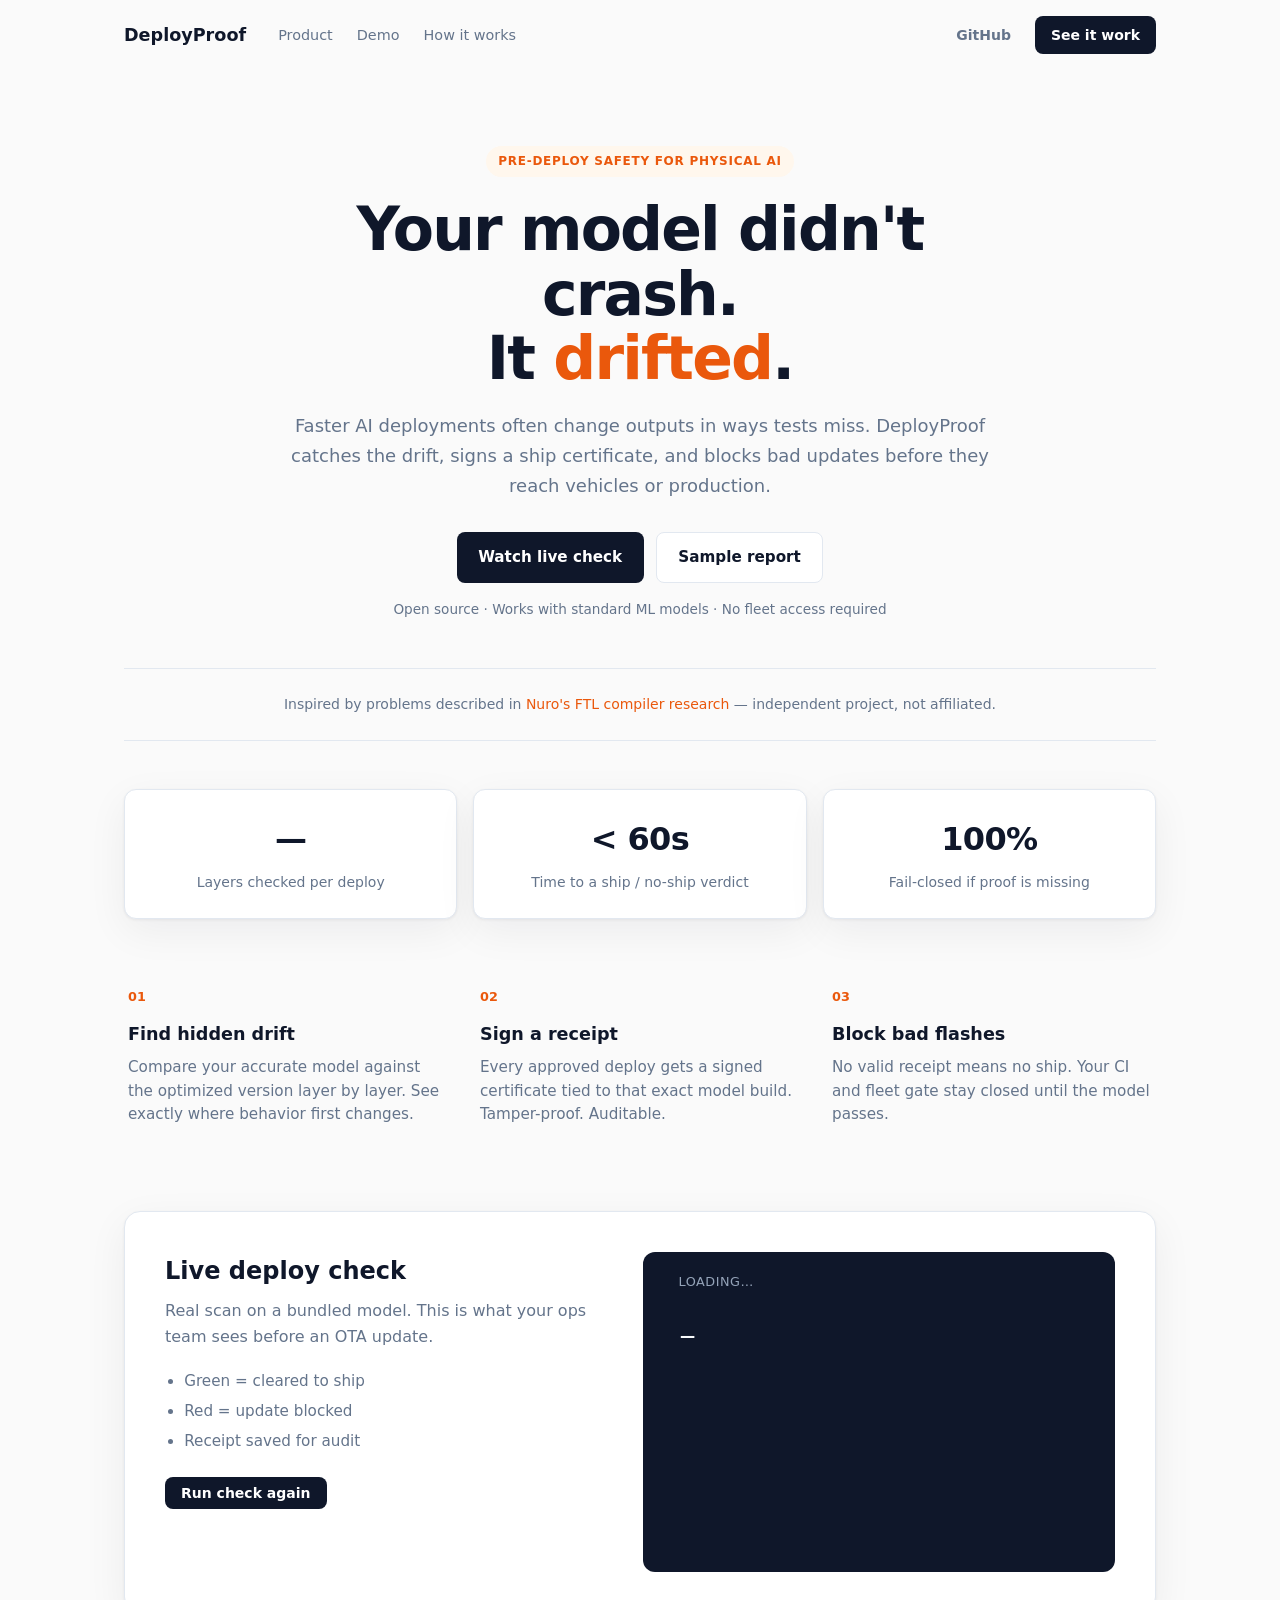
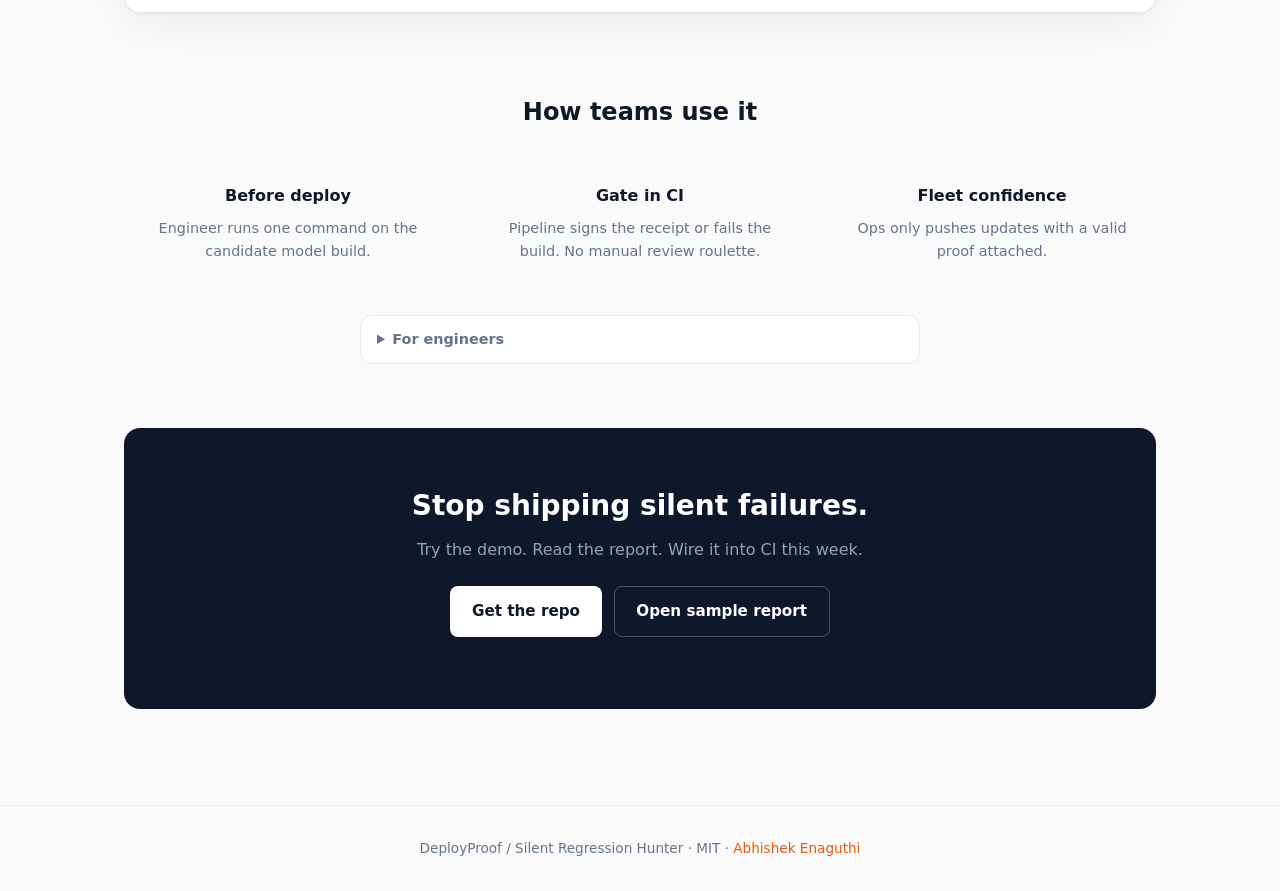
<file: index.html>
<!doctype html>
<html lang="en">
<head>
  <meta charset="utf-8">
  <meta name="viewport" content="width=device-width, initial-scale=1">
  <meta http-equiv="refresh" content="0; url=site/">
  <title>FTL Segment Receipts</title>
  <link rel="canonical" href="site/">
</head>
<body>
  <p>Opening <a href="site/">FTL Segment Receipts</a>.</p>
</body>
</html>
</file>
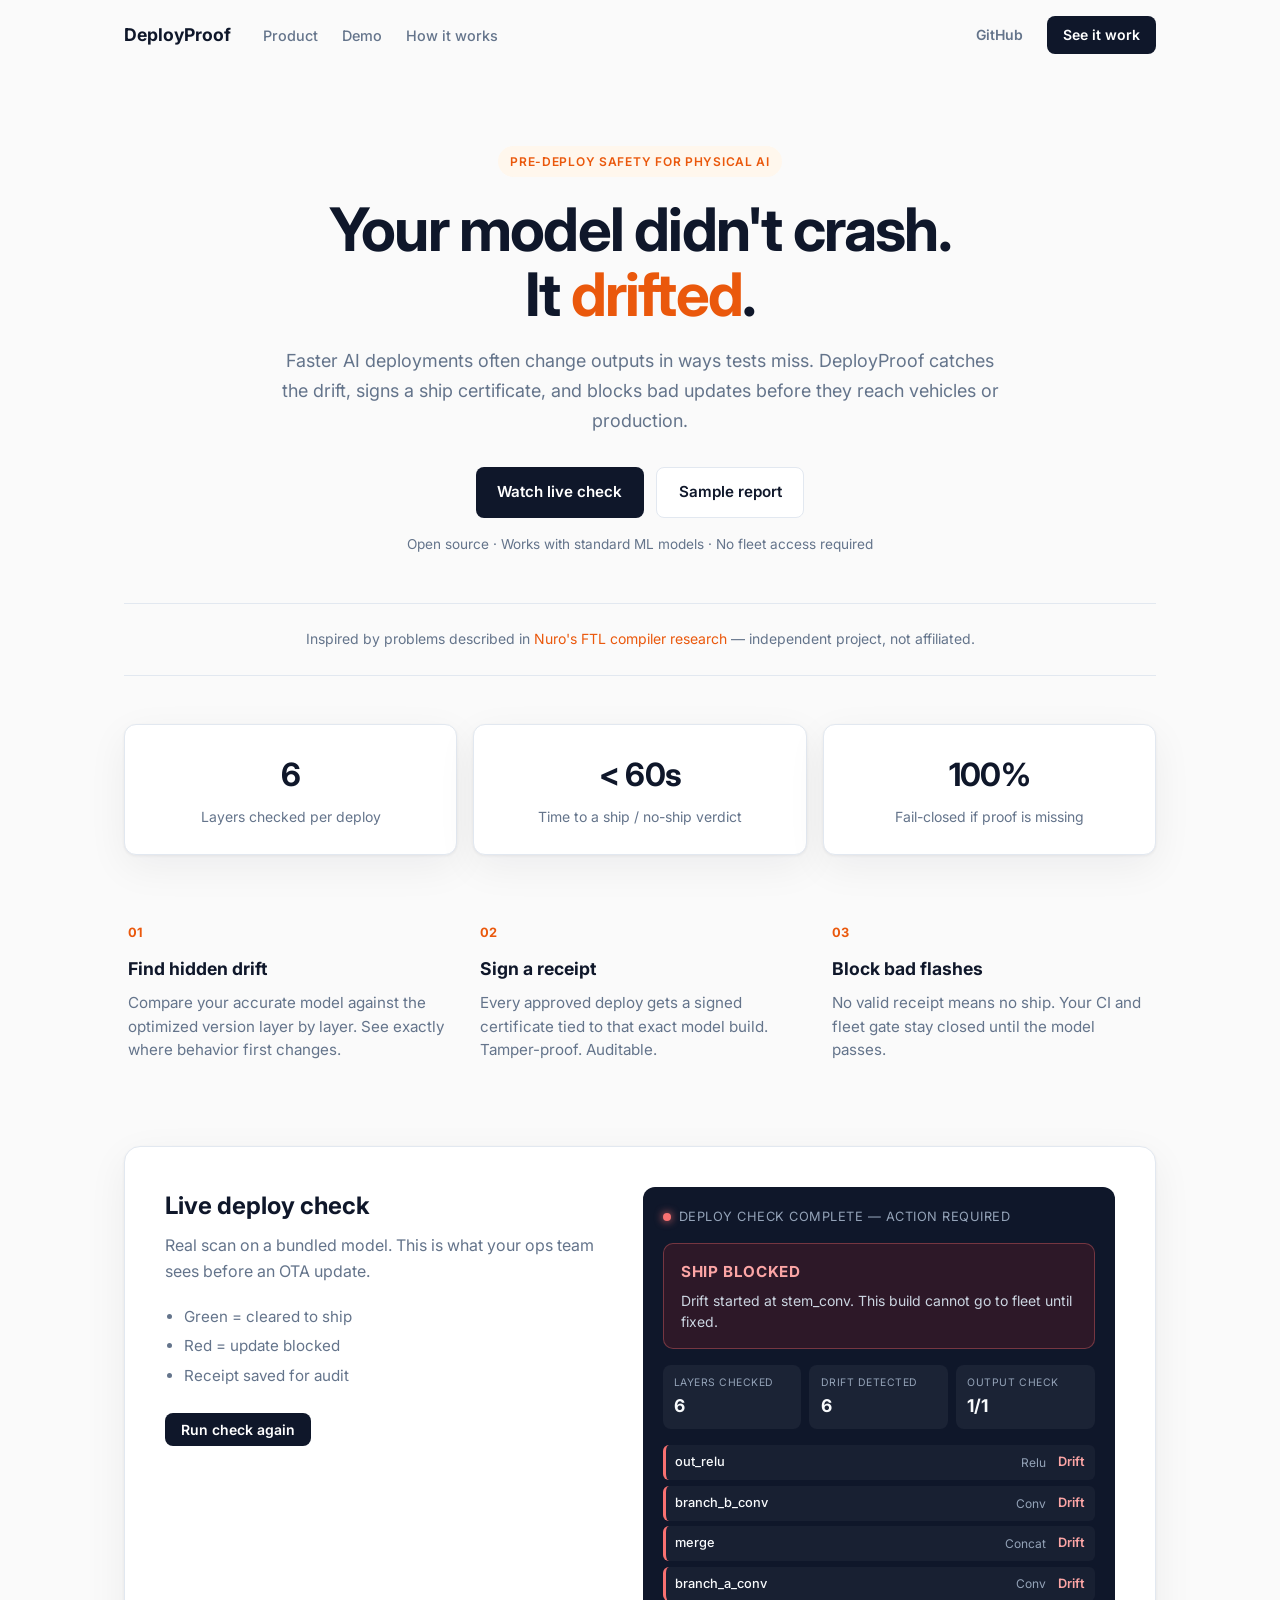
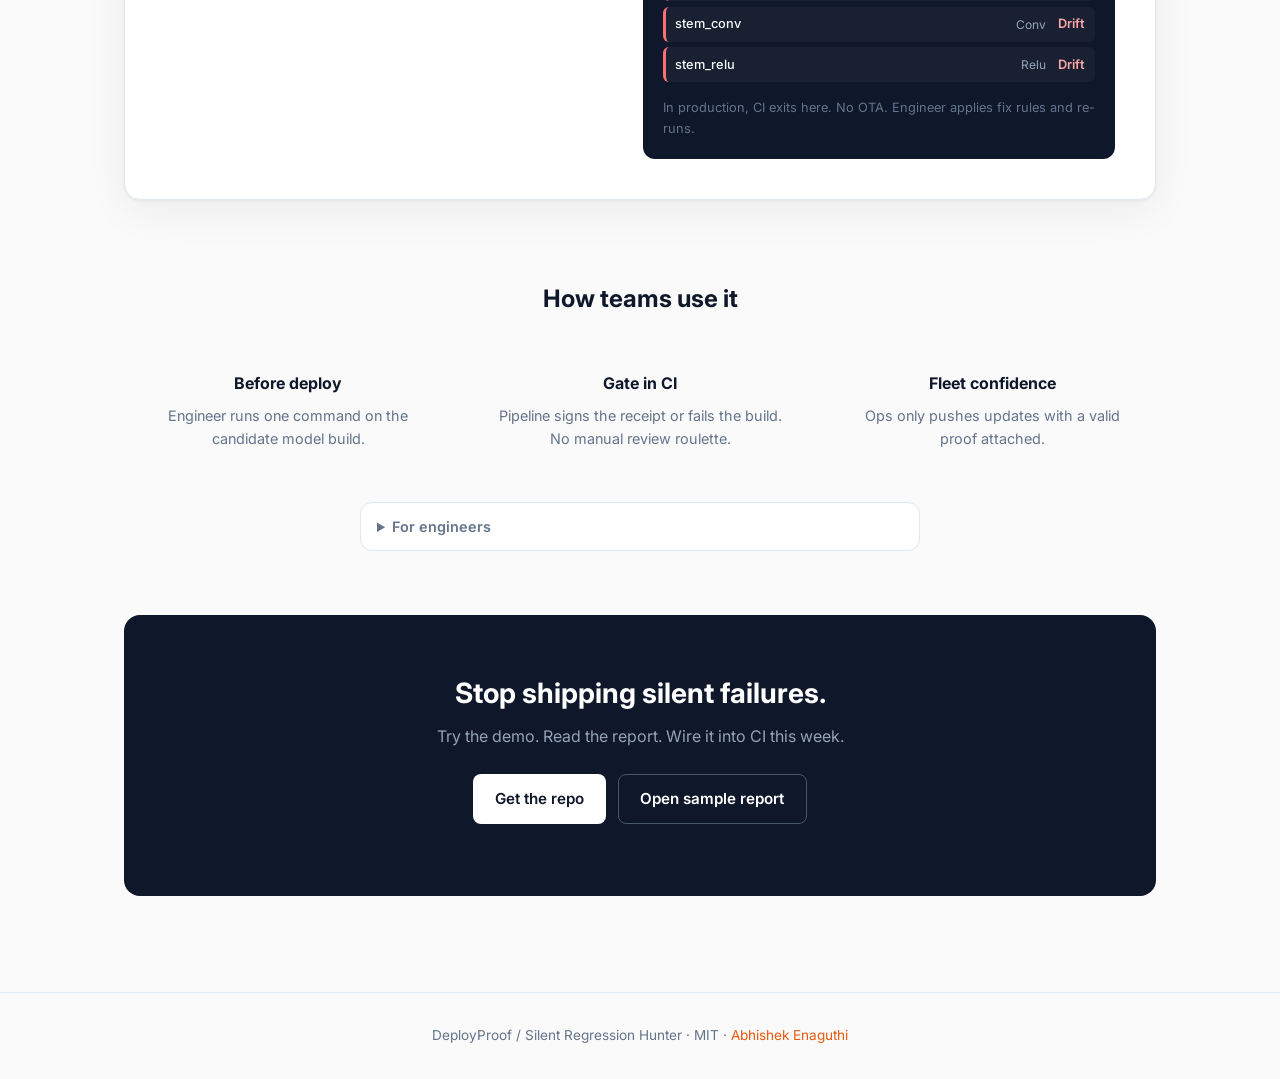
<file: site/index.html>
<!doctype html>
<html lang="en">
<head>
  <meta charset="utf-8">
  <meta name="viewport" content="width=device-width, initial-scale=1">
  <meta name="description" content="DeployProof stops silent AI model failures before they reach your fleet. Scan, sign, ship — with proof.">
  <title>DeployProof — Ship AI models with proof</title>
  <link rel="preconnect" href="https://fonts.googleapis.com">
  <link rel="preconnect" href="https://fonts.gstatic.com" crossorigin>
  <link href="https://fonts.googleapis.com/css2?family=Inter:wght@400;500;600;700&display=swap" rel="stylesheet">
  <link rel="stylesheet" href="styles.css">
</head>
<body>
  <header class="header">
    <a class="logo" href="#">DeployProof</a>
    <nav class="nav">
      <a href="#product">Product</a>
      <a href="#demo">Demo</a>
      <a href="#how">How it works</a>
    </nav>
    <div class="header-actions">
      <a class="btn btn-ghost" href="https://github.com/Abhishek21g/nuro-ftl-segment-receipts" target="_blank" rel="noopener">GitHub</a>
      <a class="btn btn-primary" href="#demo">See it work</a>
    </div>
  </header>

  <main>
    <section class="hero">
      <p class="badge">Pre-deploy safety for physical AI</p>
      <h1>Your model didn't crash.<br>It <span class="accent">drifted</span>.</h1>
      <p class="hero-sub">
        Faster AI deployments often change outputs in ways tests miss.
        DeployProof catches the drift, signs a ship certificate, and blocks bad updates
        before they reach vehicles or production.
      </p>
      <div class="hero-cta">
        <a class="btn btn-primary btn-lg" href="#demo">Watch live check</a>
        <a class="btn btn-secondary btn-lg" href="demo/regression_report.html">Sample report</a>
      </div>
      <p class="hero-note">Open source · Works with standard ML models · No fleet access required</p>
    </section>

    <section class="logos-bar">
      <p>Inspired by problems described in <a href="https://medium.com/nuro/ftl-model-compiler-framework-d6b85c670f67">Nuro's FTL compiler research</a> — independent project, not affiliated.</p>
    </section>

    <section class="metrics" id="product">
      <div class="metric">
        <strong id="metric-layers">—</strong>
        <span>Layers checked per deploy</span>
      </div>
      <div class="metric">
        <strong>&lt; 60s</strong>
        <span>Time to a ship / no-ship verdict</span>
      </div>
      <div class="metric">
        <strong>100%</strong>
        <span>Fail-closed if proof is missing</span>
      </div>
    </section>

    <section class="features">
      <article class="feature">
        <div class="feature-icon">01</div>
        <h3>Find hidden drift</h3>
        <p>Compare your accurate model against the optimized version layer by layer. See exactly where behavior first changes.</p>
      </article>
      <article class="feature">
        <div class="feature-icon">02</div>
        <h3>Sign a receipt</h3>
        <p>Every approved deploy gets a signed certificate tied to that exact model build. Tamper-proof. Auditable.</p>
      </article>
      <article class="feature">
        <div class="feature-icon">03</div>
        <h3>Block bad flashes</h3>
        <p>No valid receipt means no ship. Your CI and fleet gate stay closed until the model passes.</p>
      </article>
    </section>

    <section class="demo-section" id="demo">
      <div class="demo-copy">
        <h2>Live deploy check</h2>
        <p class="section-sub">Real scan on a bundled model. This is what your ops team sees before an OTA update.</p>
        <ul class="demo-bullets">
          <li>Green = cleared to ship</li>
          <li>Red = update blocked</li>
          <li>Receipt saved for audit</li>
        </ul>
        <button type="button" class="btn btn-primary" id="run-check">Run check again</button>
      </div>
      <div class="demo-panel" id="demo-panel">
        <div class="demo-panel-head">
          <span class="status-dot" id="status-dot"></span>
          <span id="demo-status">Loading…</span>
        </div>
        <div class="verdict-card" id="verdict-card">
          <span class="verdict-label" id="verdict-label">—</span>
          <p class="verdict-detail" id="verdict-detail"></p>
        </div>
        <div class="demo-stats" id="demo-stats"></div>
        <div class="demo-layers" id="demo-layers"></div>
        <p class="demo-foot" id="demo-foot"></p>
      </div>
    </section>

    <section class="how" id="how">
      <h2>How teams use it</h2>
      <div class="how-steps">
        <div class="how-step">
          <h4>Before deploy</h4>
          <p>Engineer runs one command on the candidate model build.</p>
        </div>
        <div class="how-step">
          <h4>Gate in CI</h4>
          <p>Pipeline signs the receipt or fails the build. No manual review roulette.</p>
        </div>
        <div class="how-step">
          <h4>Fleet confidence</h4>
          <p>Ops only pushes updates with a valid proof attached.</p>
        </div>
      </div>
      <details class="engineer-details">
        <summary>For engineers</summary>
        <pre><code>pip install nuro-ftl-segment-receipts[onnx]
segment-receipts run examples/models/branch.onnx -o out/receipts
segment-receipts sign out/receipts/&lt;run-id&gt;
segment-receipts flash out/receipts/&lt;run-id&gt;</code></pre>
      </details>
    </section>

    <section class="cta-band">
      <h2>Stop shipping silent failures.</h2>
      <p>Try the demo. Read the report. Wire it into CI this week.</p>
      <div class="hero-cta">
        <a class="btn btn-primary btn-lg" href="https://github.com/Abhishek21g/nuro-ftl-segment-receipts" target="_blank" rel="noopener">Get the repo</a>
        <a class="btn btn-secondary btn-lg" href="demo/regression_report.html">Open sample report</a>
      </div>
    </section>
  </main>

  <footer class="footer">
    <p>
      DeployProof / Silent Regression Hunter · MIT ·
      <a href="https://enaguthi.com">Abhishek Enaguthi</a>
    </p>
  </footer>

  <script src="app.js?v=3.0.0"></script>
</body>
</html>
</file>
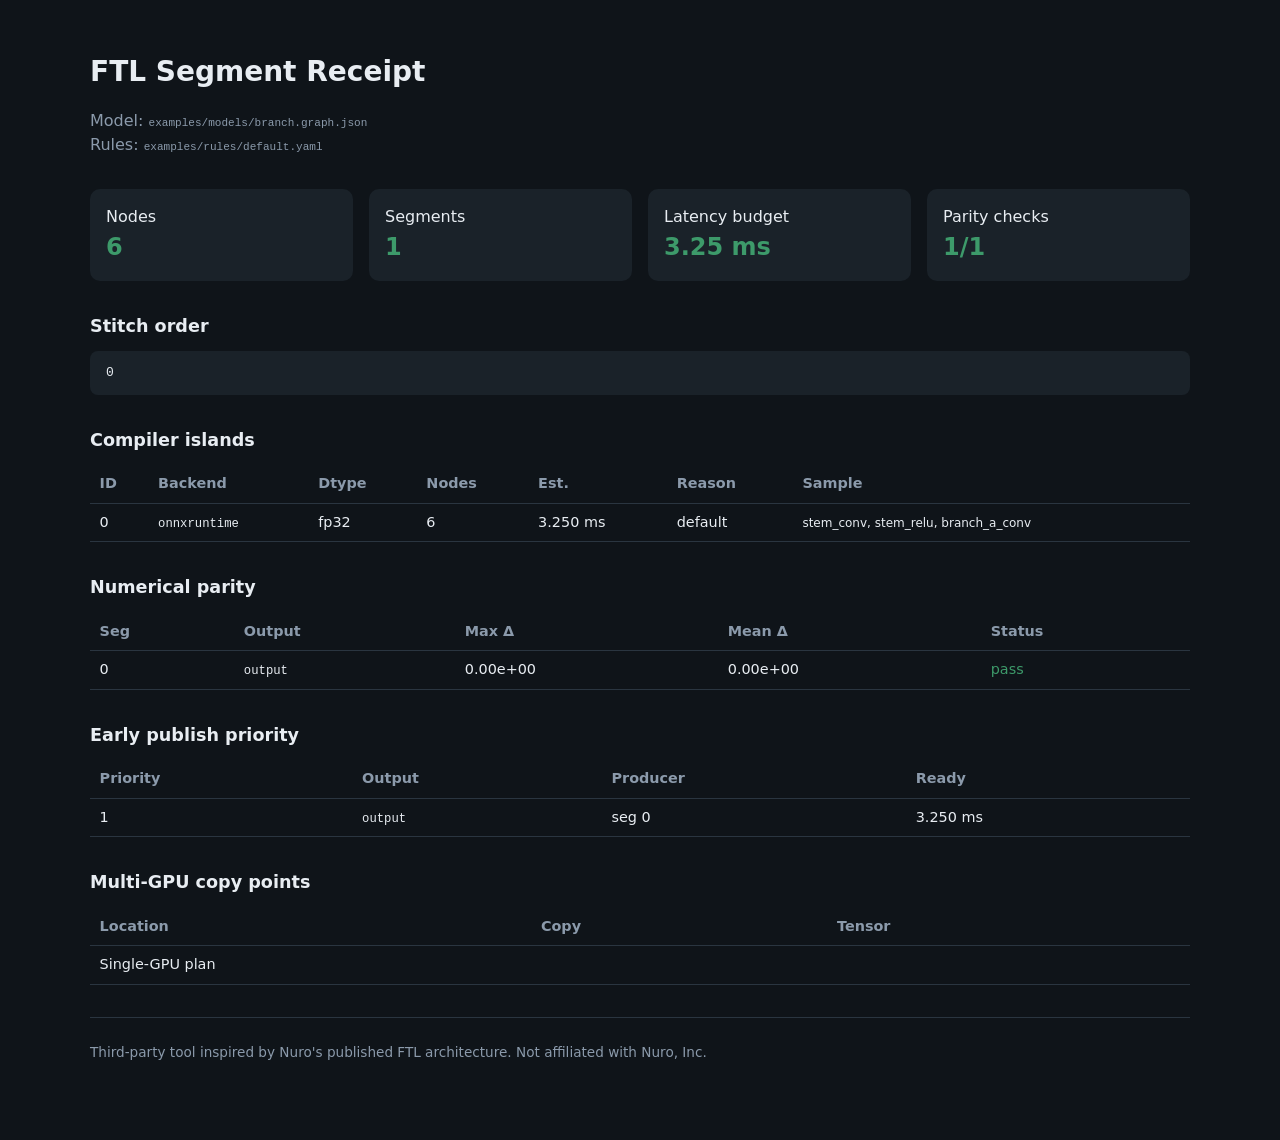
<file: receipts/branch/receipt.html>
<!doctype html>
<html lang="en">
<head>
  <meta charset="utf-8">
  <meta name="viewport" content="width=device-width, initial-scale=1">
  <title>Segment Receipt — branch.graph.json</title>
  <style>
    :root {
      --bg: #0f1419;
      --panel: #1a2229;
      --text: #e8edf2;
      --muted: #8b9aab;
      --accent: #3d9a6a;
      --warn: #c97b3d;
      --fail: #c94d4d;
    }
    body {
      margin: 0;
      font-family: ui-sans-serif, system-ui, sans-serif;
      background: var(--bg);
      color: var(--text);
      line-height: 1.5;
    }
    main { max-width: 1100px; margin: 0 auto; padding: 2rem 1.25rem 4rem; }
    h1 { font-size: 1.75rem; margin-bottom: 0.25rem; }
    .meta { color: var(--muted); margin-bottom: 2rem; }
    .cards { display: grid; grid-template-columns: repeat(auto-fit, minmax(160px, 1fr)); gap: 1rem; margin-bottom: 2rem; }
    .card { background: var(--panel); border-radius: 10px; padding: 1rem; }
    .card strong { display: block; font-size: 1.5rem; color: var(--accent); }
    section { margin-bottom: 2rem; }
    h2 { font-size: 1.1rem; margin-bottom: 0.75rem; }
    table { width: 100%; border-collapse: collapse; font-size: 0.9rem; }
    th, td { text-align: left; padding: 0.5rem 0.6rem; border-bottom: 1px solid #2a3540; }
    th { color: var(--muted); font-weight: 600; }
    tr.fail td { color: var(--fail); }
    tr.pass td:last-child { color: var(--accent); }
    code { font-size: 0.85em; }
    .disclaimer { color: var(--muted); font-size: 0.85rem; border-top: 1px solid #2a3540; padding-top: 1.5rem; }
    .stitch { background: var(--panel); padding: 0.75rem 1rem; border-radius: 8px; font-family: monospace; }
  </style>
</head>
<body>
  <main>
    <h1>FTL Segment Receipt</h1>
    <p class="meta">Model: <code>examples/models/branch.graph.json</code><br>
    Rules: <code>examples/rules/default.yaml</code></p>

    <div class="cards">
      <div class="card"><span>Nodes</span><strong>6</strong></div>
      <div class="card"><span>Segments</span><strong>1</strong></div>
      <div class="card"><span>Latency budget</span><strong>3.25 ms</strong></div>
      <div class="card"><span>Parity checks</span><strong>1/1</strong></div>
    </div>

    <section>
      <h2>Stitch order</h2>
      <div class="stitch">0</div>
    </section>

    <section>
      <h2>Compiler islands</h2>
      <table>
        <thead><tr><th>ID</th><th>Backend</th><th>Dtype</th><th>Nodes</th><th>Est.</th><th>Reason</th><th>Sample</th></tr></thead>
        <tbody>
        <tr>
          <td>0</td>
          <td><code>onnxruntime</code></td>
          <td>fp32</td>
          <td>6</td>
          <td>3.250 ms</td>
          <td>default</td>
          <td><small>stem_conv, stem_relu, branch_a_conv</small></td>
        </tr></tbody>
      </table>
    </section>

    <section>
      <h2>Numerical parity</h2>
      <table>
        <thead><tr><th>Seg</th><th>Output</th><th>Max Δ</th><th>Mean Δ</th><th>Status</th></tr></thead>
        <tbody>
        <tr class="pass">
          <td>0</td>
          <td><code>output</code></td>
          <td>0.00e+00</td>
          <td>0.00e+00</td>
          <td>pass</td>
        </tr></tbody>
      </table>
    </section>

    <section>
      <h2>Early publish priority</h2>
      <table>
        <thead><tr><th>Priority</th><th>Output</th><th>Producer</th><th>Ready</th></tr></thead>
        <tbody>
        <tr>
          <td>1</td>
          <td><code>output</code></td>
          <td>seg 0</td>
          <td>3.250 ms</td>
        </tr></tbody>
      </table>
    </section>

    <section>
      <h2>Multi-GPU copy points</h2>
      <table>
        <thead><tr><th>Location</th><th>Copy</th><th>Tensor</th></tr></thead>
        <tbody><tr><td colspan="3">Single-GPU plan</td></tr></tbody>
      </table>
    </section>

    <p class="disclaimer">Third-party tool inspired by Nuro&#x27;s published FTL architecture. Not affiliated with Nuro, Inc.</p>
  </main>
</body>
</html>
</file>
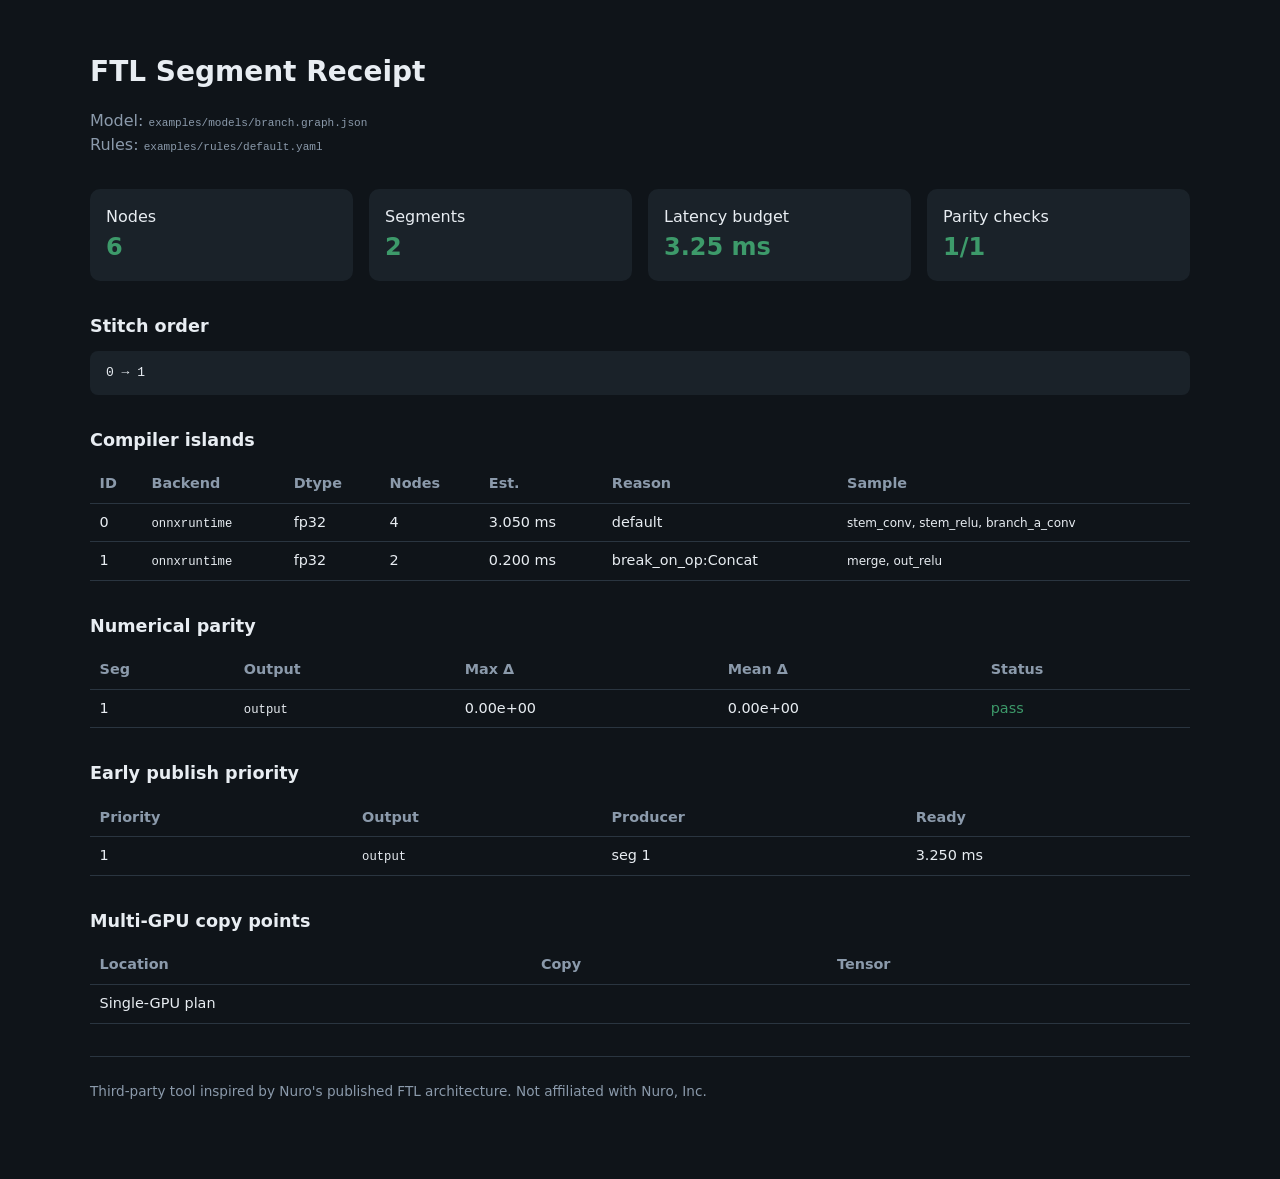
<file: receipts/branch_demo/receipt.html>
<!doctype html>
<html lang="en">
<head>
  <meta charset="utf-8">
  <meta name="viewport" content="width=device-width, initial-scale=1">
  <title>Segment Receipt — branch.graph.json</title>
  <style>
    :root {
      --bg: #0f1419;
      --panel: #1a2229;
      --text: #e8edf2;
      --muted: #8b9aab;
      --accent: #3d9a6a;
      --warn: #c97b3d;
      --fail: #c94d4d;
    }
    body {
      margin: 0;
      font-family: ui-sans-serif, system-ui, sans-serif;
      background: var(--bg);
      color: var(--text);
      line-height: 1.5;
    }
    main { max-width: 1100px; margin: 0 auto; padding: 2rem 1.25rem 4rem; }
    h1 { font-size: 1.75rem; margin-bottom: 0.25rem; }
    .meta { color: var(--muted); margin-bottom: 2rem; }
    .cards { display: grid; grid-template-columns: repeat(auto-fit, minmax(160px, 1fr)); gap: 1rem; margin-bottom: 2rem; }
    .card { background: var(--panel); border-radius: 10px; padding: 1rem; }
    .card strong { display: block; font-size: 1.5rem; color: var(--accent); }
    section { margin-bottom: 2rem; }
    h2 { font-size: 1.1rem; margin-bottom: 0.75rem; }
    table { width: 100%; border-collapse: collapse; font-size: 0.9rem; }
    th, td { text-align: left; padding: 0.5rem 0.6rem; border-bottom: 1px solid #2a3540; }
    th { color: var(--muted); font-weight: 600; }
    tr.fail td { color: var(--fail); }
    tr.pass td:last-child { color: var(--accent); }
    code { font-size: 0.85em; }
    .disclaimer { color: var(--muted); font-size: 0.85rem; border-top: 1px solid #2a3540; padding-top: 1.5rem; }
    .stitch { background: var(--panel); padding: 0.75rem 1rem; border-radius: 8px; font-family: monospace; }
  </style>
</head>
<body>
  <main>
    <h1>FTL Segment Receipt</h1>
    <p class="meta">Model: <code>examples/models/branch.graph.json</code><br>
    Rules: <code>examples/rules/default.yaml</code></p>

    <div class="cards">
      <div class="card"><span>Nodes</span><strong>6</strong></div>
      <div class="card"><span>Segments</span><strong>2</strong></div>
      <div class="card"><span>Latency budget</span><strong>3.25 ms</strong></div>
      <div class="card"><span>Parity checks</span><strong>1/1</strong></div>
    </div>

    <section>
      <h2>Stitch order</h2>
      <div class="stitch">0 → 1</div>
    </section>

    <section>
      <h2>Compiler islands</h2>
      <table>
        <thead><tr><th>ID</th><th>Backend</th><th>Dtype</th><th>Nodes</th><th>Est.</th><th>Reason</th><th>Sample</th></tr></thead>
        <tbody>
        <tr>
          <td>0</td>
          <td><code>onnxruntime</code></td>
          <td>fp32</td>
          <td>4</td>
          <td>3.050 ms</td>
          <td>default</td>
          <td><small>stem_conv, stem_relu, branch_a_conv</small></td>
        </tr>
        <tr>
          <td>1</td>
          <td><code>onnxruntime</code></td>
          <td>fp32</td>
          <td>2</td>
          <td>0.200 ms</td>
          <td>break_on_op:Concat</td>
          <td><small>merge, out_relu</small></td>
        </tr></tbody>
      </table>
    </section>

    <section>
      <h2>Numerical parity</h2>
      <table>
        <thead><tr><th>Seg</th><th>Output</th><th>Max Δ</th><th>Mean Δ</th><th>Status</th></tr></thead>
        <tbody>
        <tr class="pass">
          <td>1</td>
          <td><code>output</code></td>
          <td>0.00e+00</td>
          <td>0.00e+00</td>
          <td>pass</td>
        </tr></tbody>
      </table>
    </section>

    <section>
      <h2>Early publish priority</h2>
      <table>
        <thead><tr><th>Priority</th><th>Output</th><th>Producer</th><th>Ready</th></tr></thead>
        <tbody>
        <tr>
          <td>1</td>
          <td><code>output</code></td>
          <td>seg 1</td>
          <td>3.250 ms</td>
        </tr></tbody>
      </table>
    </section>

    <section>
      <h2>Multi-GPU copy points</h2>
      <table>
        <thead><tr><th>Location</th><th>Copy</th><th>Tensor</th></tr></thead>
        <tbody><tr><td colspan="3">Single-GPU plan</td></tr></tbody>
      </table>
    </section>

    <p class="disclaimer">Third-party tool inspired by Nuro&#x27;s published FTL architecture. Not affiliated with Nuro, Inc.</p>
  </main>
</body>
</html>
</file>
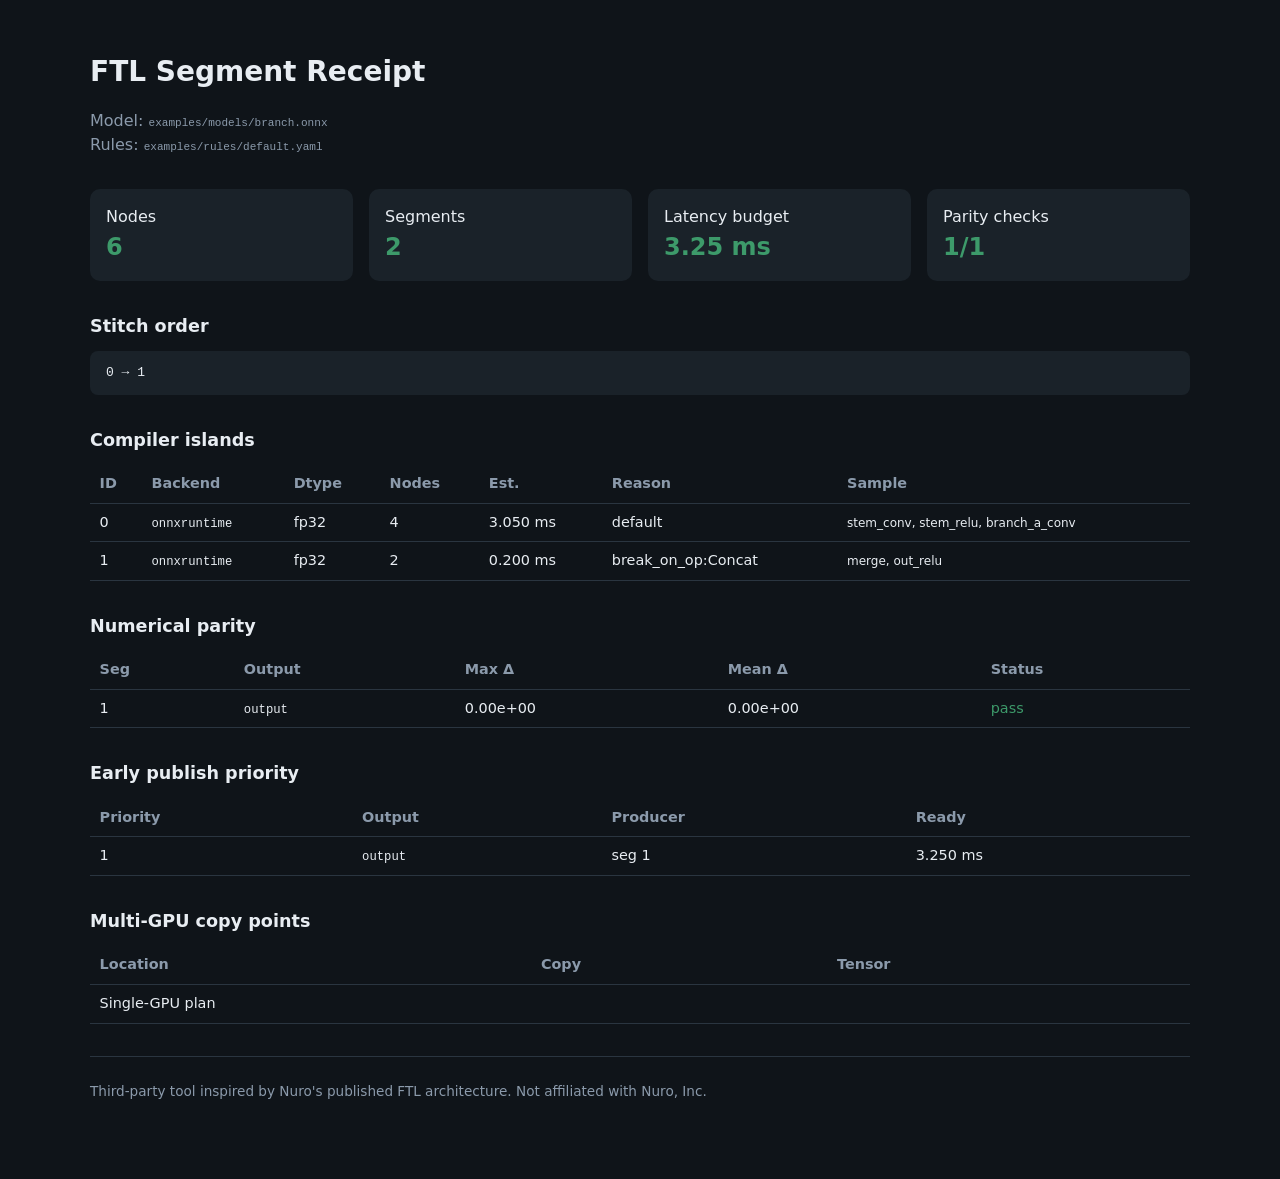
<file: receipts/branch_launch/receipt.html>
<!doctype html>
<html lang="en">
<head>
  <meta charset="utf-8">
  <meta name="viewport" content="width=device-width, initial-scale=1">
  <title>Segment Receipt — branch.onnx</title>
  <style>
    :root {
      --bg: #0f1419;
      --panel: #1a2229;
      --text: #e8edf2;
      --muted: #8b9aab;
      --accent: #3d9a6a;
      --warn: #c97b3d;
      --fail: #c94d4d;
    }
    body {
      margin: 0;
      font-family: ui-sans-serif, system-ui, sans-serif;
      background: var(--bg);
      color: var(--text);
      line-height: 1.5;
    }
    main { max-width: 1100px; margin: 0 auto; padding: 2rem 1.25rem 4rem; }
    h1 { font-size: 1.75rem; margin-bottom: 0.25rem; }
    .meta { color: var(--muted); margin-bottom: 2rem; }
    .cards { display: grid; grid-template-columns: repeat(auto-fit, minmax(160px, 1fr)); gap: 1rem; margin-bottom: 2rem; }
    .card { background: var(--panel); border-radius: 10px; padding: 1rem; }
    .card strong { display: block; font-size: 1.5rem; color: var(--accent); }
    section { margin-bottom: 2rem; }
    h2 { font-size: 1.1rem; margin-bottom: 0.75rem; }
    table { width: 100%; border-collapse: collapse; font-size: 0.9rem; }
    th, td { text-align: left; padding: 0.5rem 0.6rem; border-bottom: 1px solid #2a3540; }
    th { color: var(--muted); font-weight: 600; }
    tr.fail td { color: var(--fail); }
    tr.pass td:last-child { color: var(--accent); }
    code { font-size: 0.85em; }
    .disclaimer { color: var(--muted); font-size: 0.85rem; border-top: 1px solid #2a3540; padding-top: 1.5rem; }
    .stitch { background: var(--panel); padding: 0.75rem 1rem; border-radius: 8px; font-family: monospace; }
  </style>
</head>
<body>
  <main>
    <h1>FTL Segment Receipt</h1>
    <p class="meta">Model: <code>examples/models/branch.onnx</code><br>
    Rules: <code>examples/rules/default.yaml</code></p>

    <div class="cards">
      <div class="card"><span>Nodes</span><strong>6</strong></div>
      <div class="card"><span>Segments</span><strong>2</strong></div>
      <div class="card"><span>Latency budget</span><strong>3.25 ms</strong></div>
      <div class="card"><span>Parity checks</span><strong>1/1</strong></div>
    </div>

    <section>
      <h2>Stitch order</h2>
      <div class="stitch">0 → 1</div>
    </section>

    <section>
      <h2>Compiler islands</h2>
      <table>
        <thead><tr><th>ID</th><th>Backend</th><th>Dtype</th><th>Nodes</th><th>Est.</th><th>Reason</th><th>Sample</th></tr></thead>
        <tbody>
        <tr>
          <td>0</td>
          <td><code>onnxruntime</code></td>
          <td>fp32</td>
          <td>4</td>
          <td>3.050 ms</td>
          <td>default</td>
          <td><small>stem_conv, stem_relu, branch_a_conv</small></td>
        </tr>
        <tr>
          <td>1</td>
          <td><code>onnxruntime</code></td>
          <td>fp32</td>
          <td>2</td>
          <td>0.200 ms</td>
          <td>break_on_op:Concat</td>
          <td><small>merge, out_relu</small></td>
        </tr></tbody>
      </table>
    </section>

    <section>
      <h2>Numerical parity</h2>
      <table>
        <thead><tr><th>Seg</th><th>Output</th><th>Max Δ</th><th>Mean Δ</th><th>Status</th></tr></thead>
        <tbody>
        <tr class="pass">
          <td>1</td>
          <td><code>output</code></td>
          <td>0.00e+00</td>
          <td>0.00e+00</td>
          <td>pass</td>
        </tr></tbody>
      </table>
    </section>

    <section>
      <h2>Early publish priority</h2>
      <table>
        <thead><tr><th>Priority</th><th>Output</th><th>Producer</th><th>Ready</th></tr></thead>
        <tbody>
        <tr>
          <td>1</td>
          <td><code>output</code></td>
          <td>seg 1</td>
          <td>3.250 ms</td>
        </tr></tbody>
      </table>
    </section>

    <section>
      <h2>Multi-GPU copy points</h2>
      <table>
        <thead><tr><th>Location</th><th>Copy</th><th>Tensor</th></tr></thead>
        <tbody><tr><td colspan="3">Single-GPU plan</td></tr></tbody>
      </table>
    </section>

    <p class="disclaimer">Third-party tool inspired by Nuro&#x27;s published FTL architecture. Not affiliated with Nuro, Inc.</p>
  </main>
</body>
</html>
</file>
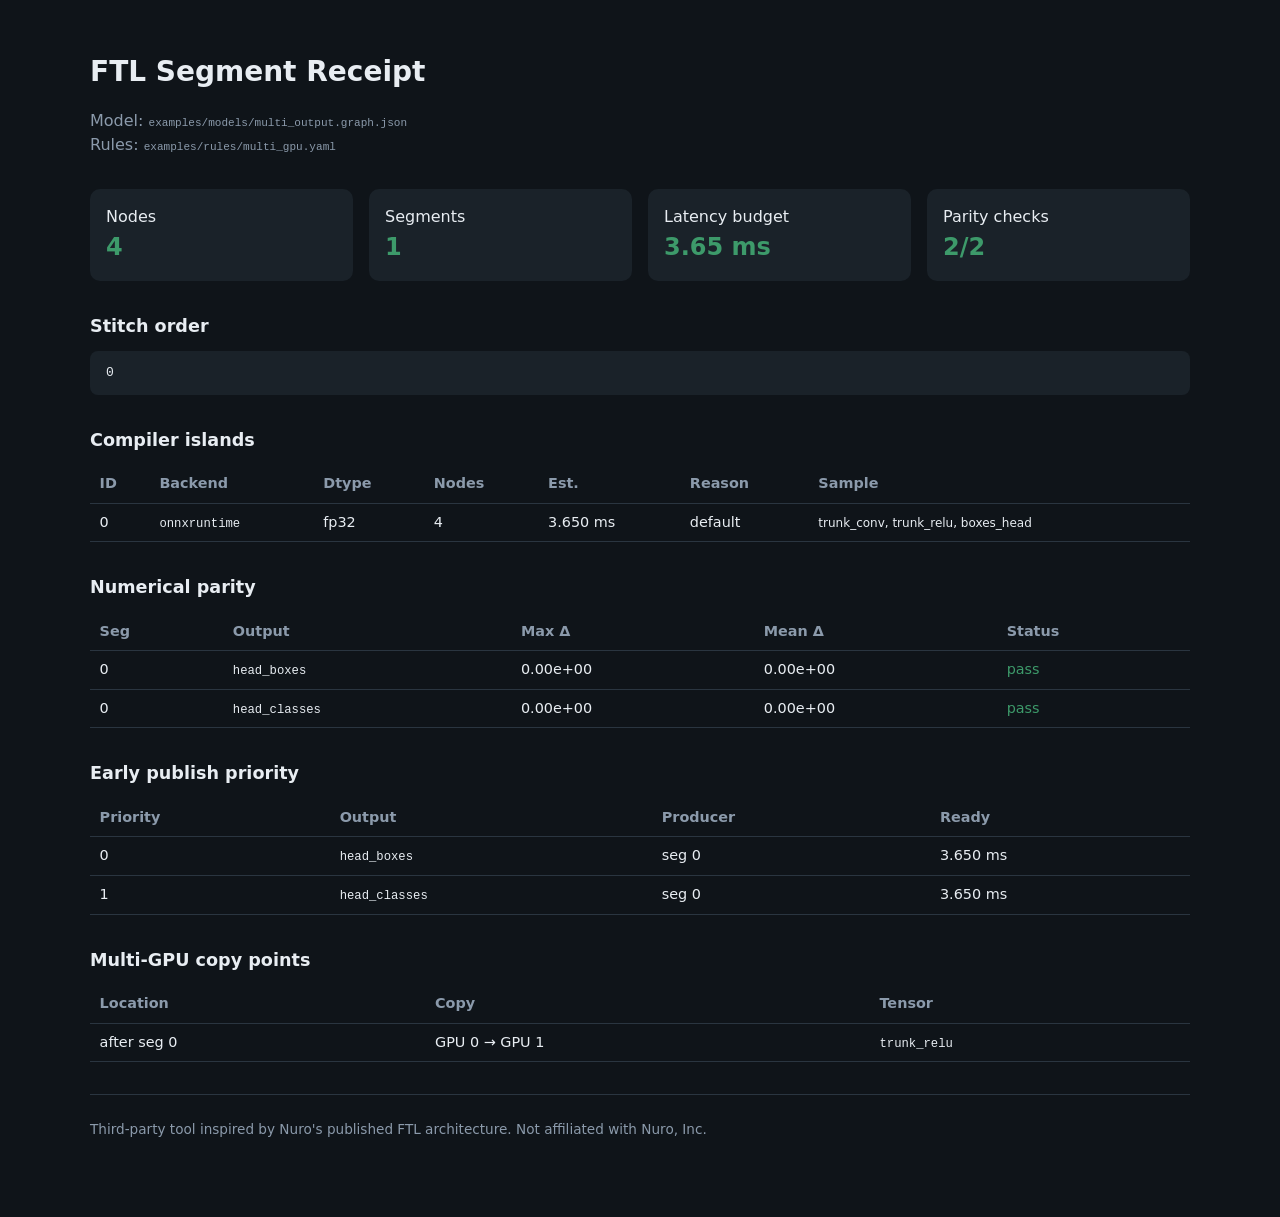
<file: receipts/demo/receipt.html>
<!doctype html>
<html lang="en">
<head>
  <meta charset="utf-8">
  <meta name="viewport" content="width=device-width, initial-scale=1">
  <title>Segment Receipt — multi_output.graph.json</title>
  <style>
    :root {
      --bg: #0f1419;
      --panel: #1a2229;
      --text: #e8edf2;
      --muted: #8b9aab;
      --accent: #3d9a6a;
      --warn: #c97b3d;
      --fail: #c94d4d;
    }
    body {
      margin: 0;
      font-family: ui-sans-serif, system-ui, sans-serif;
      background: var(--bg);
      color: var(--text);
      line-height: 1.5;
    }
    main { max-width: 1100px; margin: 0 auto; padding: 2rem 1.25rem 4rem; }
    h1 { font-size: 1.75rem; margin-bottom: 0.25rem; }
    .meta { color: var(--muted); margin-bottom: 2rem; }
    .cards { display: grid; grid-template-columns: repeat(auto-fit, minmax(160px, 1fr)); gap: 1rem; margin-bottom: 2rem; }
    .card { background: var(--panel); border-radius: 10px; padding: 1rem; }
    .card strong { display: block; font-size: 1.5rem; color: var(--accent); }
    section { margin-bottom: 2rem; }
    h2 { font-size: 1.1rem; margin-bottom: 0.75rem; }
    table { width: 100%; border-collapse: collapse; font-size: 0.9rem; }
    th, td { text-align: left; padding: 0.5rem 0.6rem; border-bottom: 1px solid #2a3540; }
    th { color: var(--muted); font-weight: 600; }
    tr.fail td { color: var(--fail); }
    tr.pass td:last-child { color: var(--accent); }
    code { font-size: 0.85em; }
    .disclaimer { color: var(--muted); font-size: 0.85rem; border-top: 1px solid #2a3540; padding-top: 1.5rem; }
    .stitch { background: var(--panel); padding: 0.75rem 1rem; border-radius: 8px; font-family: monospace; }
  </style>
</head>
<body>
  <main>
    <h1>FTL Segment Receipt</h1>
    <p class="meta">Model: <code>examples/models/multi_output.graph.json</code><br>
    Rules: <code>examples/rules/multi_gpu.yaml</code></p>

    <div class="cards">
      <div class="card"><span>Nodes</span><strong>4</strong></div>
      <div class="card"><span>Segments</span><strong>1</strong></div>
      <div class="card"><span>Latency budget</span><strong>3.65 ms</strong></div>
      <div class="card"><span>Parity checks</span><strong>2/2</strong></div>
    </div>

    <section>
      <h2>Stitch order</h2>
      <div class="stitch">0</div>
    </section>

    <section>
      <h2>Compiler islands</h2>
      <table>
        <thead><tr><th>ID</th><th>Backend</th><th>Dtype</th><th>Nodes</th><th>Est.</th><th>Reason</th><th>Sample</th></tr></thead>
        <tbody>
        <tr>
          <td>0</td>
          <td><code>onnxruntime</code></td>
          <td>fp32</td>
          <td>4</td>
          <td>3.650 ms</td>
          <td>default</td>
          <td><small>trunk_conv, trunk_relu, boxes_head</small></td>
        </tr></tbody>
      </table>
    </section>

    <section>
      <h2>Numerical parity</h2>
      <table>
        <thead><tr><th>Seg</th><th>Output</th><th>Max Δ</th><th>Mean Δ</th><th>Status</th></tr></thead>
        <tbody>
        <tr class="pass">
          <td>0</td>
          <td><code>head_boxes</code></td>
          <td>0.00e+00</td>
          <td>0.00e+00</td>
          <td>pass</td>
        </tr>
        <tr class="pass">
          <td>0</td>
          <td><code>head_classes</code></td>
          <td>0.00e+00</td>
          <td>0.00e+00</td>
          <td>pass</td>
        </tr></tbody>
      </table>
    </section>

    <section>
      <h2>Early publish priority</h2>
      <table>
        <thead><tr><th>Priority</th><th>Output</th><th>Producer</th><th>Ready</th></tr></thead>
        <tbody>
        <tr>
          <td>0</td>
          <td><code>head_boxes</code></td>
          <td>seg 0</td>
          <td>3.650 ms</td>
        </tr>
        <tr>
          <td>1</td>
          <td><code>head_classes</code></td>
          <td>seg 0</td>
          <td>3.650 ms</td>
        </tr></tbody>
      </table>
    </section>

    <section>
      <h2>Multi-GPU copy points</h2>
      <table>
        <thead><tr><th>Location</th><th>Copy</th><th>Tensor</th></tr></thead>
        <tbody>
        <tr>
          <td>after seg 0</td>
          <td>GPU 0 → GPU 1</td>
          <td><code>trunk_relu</code></td>
        </tr></tbody>
      </table>
    </section>

    <p class="disclaimer">Third-party tool inspired by Nuro&#x27;s published FTL architecture. Not affiliated with Nuro, Inc.</p>
  </main>
</body>
</html>
</file>
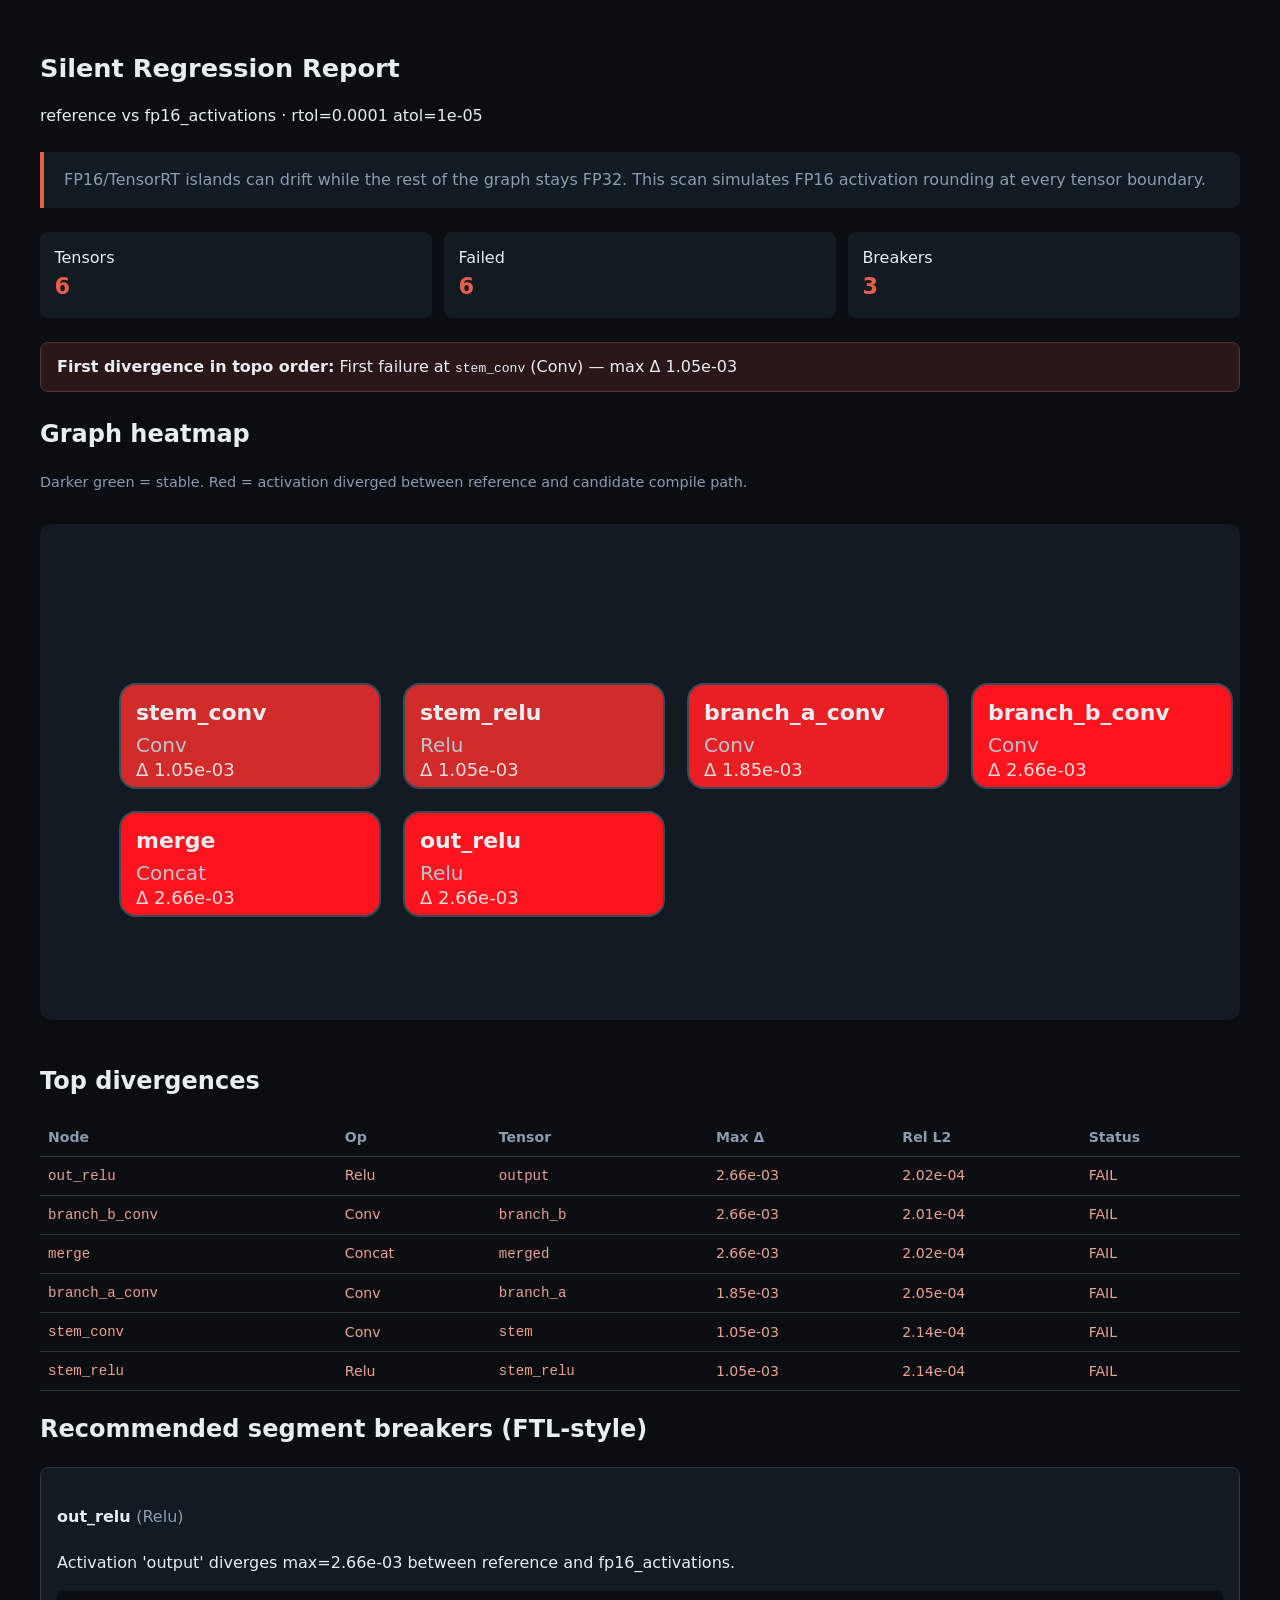
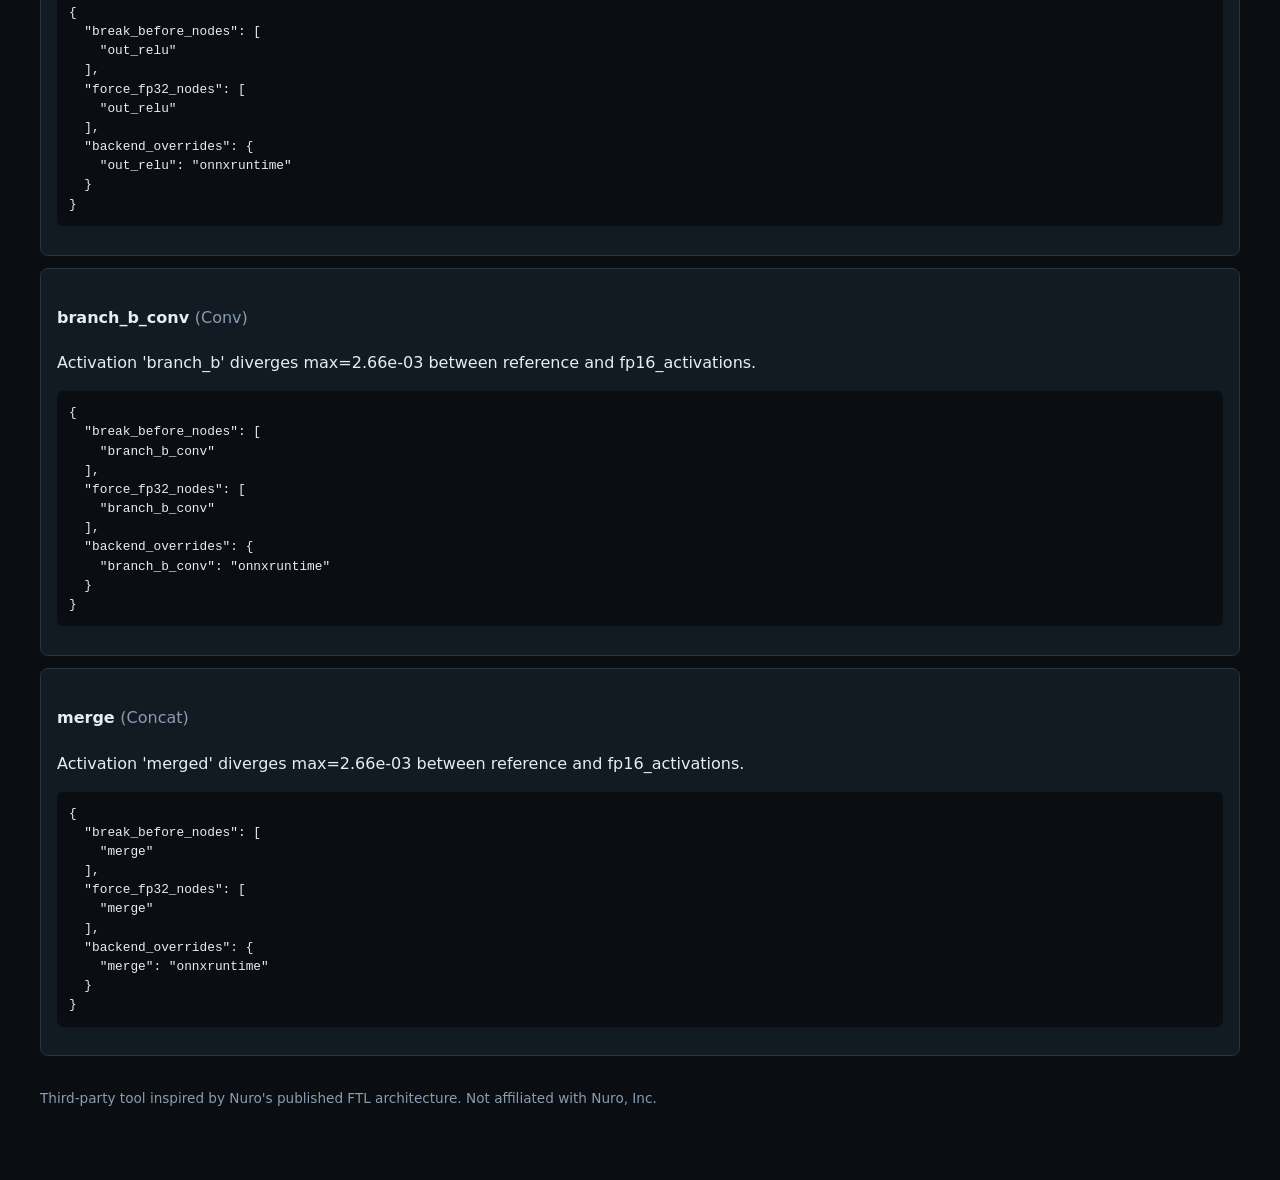
<file: receipts/launch_scan/regression_report.html>
<!doctype html>
<html lang="en">
<head>
  <meta charset="utf-8">
  <meta name="viewport" content="width=device-width, initial-scale=1">
  <title>Regression Report — branch.onnx</title>
  <style>
    :root { --bg:#0a0e12; --panel:#121a22; --text:#e8edf2; --muted:#8b9cb0; --accent:#e85d4c; --ok:#3d9a6a; }
    body { margin:0; font-family:system-ui,sans-serif; background:var(--bg); color:var(--text); line-height:1.5; }
    main { max-width:1200px; margin:0 auto; padding:2rem 1.25rem 4rem; }
    h1 { font-size:1.6rem; margin-bottom:0.25rem; }
    .problem { background:var(--panel); border-left:4px solid var(--accent); padding:1rem 1.25rem; margin:1.5rem 0; border-radius:0 8px 8px 0; color:var(--muted); }
    .stats { display:grid; grid-template-columns:repeat(auto-fit,minmax(140px,1fr)); gap:0.75rem; margin:1.5rem 0; }
    .stat { background:var(--panel); padding:0.9rem; border-radius:8px; }
    .stat strong { display:block; font-size:1.4rem; color:var(--accent); }
    .first-fail { background:#2a1818; border:1px solid #5a3030; padding:0.75rem 1rem; border-radius:8px; margin-bottom:1.5rem; }
    svg { width:100%; background:var(--panel); border-radius:12px; margin:1rem 0; }
    table { width:100%; border-collapse:collapse; font-size:0.88rem; }
    th,td { text-align:left; padding:0.5rem; border-bottom:1px solid #2a3540; }
    th { color:var(--muted); }
    tr.FAIL td { color:#f0a090; }
    tr.ok td:last-child { color:var(--ok); }
    .breaker-card { background:var(--panel); border-radius:8px; padding:1rem; margin-bottom:0.75rem; border:1px solid #2a3540; }
    .breaker-card h4 span { color:var(--muted); font-weight:400; }
    pre { background:#0a0e12; padding:0.75rem; border-radius:6px; overflow-x:auto; font-size:0.8rem; }
    .disclaimer { color:var(--muted); font-size:0.85rem; margin-top:2rem; }
  </style>
</head>
<body>
  <main>
    <h1>Silent Regression Report</h1>
    <p class="meta">reference vs fp16_activations · rtol=0.0001 atol=1e-05</p>
    <div class="problem">FP16/TensorRT islands can drift while the rest of the graph stays FP32. This scan simulates FP16 activation rounding at every tensor boundary.</div>
    <div class="stats">
      <div class="stat"><span>Tensors</span><strong>6</strong></div>
      <div class="stat"><span>Failed</span><strong>6</strong></div>
      <div class="stat"><span>Breakers</span><strong>3</strong></div>
    </div>
    <div class="first-fail"><strong>First divergence in topo order:</strong> First failure at <code>stem_conv</code> (Conv) — max Δ 1.05e-03</div>
    <h2>Graph heatmap</h2>
    <p style="color:var(--muted);font-size:0.9rem">Darker green = stable. Red = activation diverged between reference and candidate compile path.</p>
    <svg viewBox="0 0 600 248" role="img" aria-label="Graph divergence heatmap">
        <g class="graph-node" data-node="stem_conv">
          <rect x="40" y="80" width="130" height="52" rx="8" fill="rgb(209,44,42)" stroke="#3a4a58" stroke-width="1"/>
          <text x="48" y="98" fill="#e8edf2" font-size="11" font-weight="600">stem_conv</text>
          <text x="48" y="114" fill="#b8c5d0" font-size="10">Conv</text>
          <text x="48" y="126" fill="#fff" font-size="9" opacity="0.85">Δ 1.05e-03</text>
        </g>
        <g class="graph-node" data-node="stem_relu">
          <rect x="182" y="80" width="130" height="52" rx="8" fill="rgb(209,44,42)" stroke="#3a4a58" stroke-width="1"/>
          <text x="190" y="98" fill="#e8edf2" font-size="11" font-weight="600">stem_relu</text>
          <text x="190" y="114" fill="#b8c5d0" font-size="10">Relu</text>
          <text x="190" y="126" fill="#fff" font-size="9" opacity="0.85">Δ 1.05e-03</text>
        </g>
        <g class="graph-node" data-node="branch_a_conv">
          <rect x="324" y="80" width="130" height="52" rx="8" fill="rgb(232,32,36)" stroke="#3a4a58" stroke-width="1"/>
          <text x="332" y="98" fill="#e8edf2" font-size="11" font-weight="600">branch_a_conv</text>
          <text x="332" y="114" fill="#b8c5d0" font-size="10">Conv</text>
          <text x="332" y="126" fill="#fff" font-size="9" opacity="0.85">Δ 1.85e-03</text>
        </g>
        <g class="graph-node" data-node="branch_b_conv">
          <rect x="466" y="80" width="130" height="52" rx="8" fill="rgb(255,20,30)" stroke="#3a4a58" stroke-width="1"/>
          <text x="474" y="98" fill="#e8edf2" font-size="11" font-weight="600">branch_b_conv</text>
          <text x="474" y="114" fill="#b8c5d0" font-size="10">Conv</text>
          <text x="474" y="126" fill="#fff" font-size="9" opacity="0.85">Δ 2.66e-03</text>
        </g>
        <g class="graph-node" data-node="merge">
          <rect x="40" y="144" width="130" height="52" rx="8" fill="rgb(255,20,30)" stroke="#3a4a58" stroke-width="1"/>
          <text x="48" y="162" fill="#e8edf2" font-size="11" font-weight="600">merge</text>
          <text x="48" y="178" fill="#b8c5d0" font-size="10">Concat</text>
          <text x="48" y="190" fill="#fff" font-size="9" opacity="0.85">Δ 2.66e-03</text>
        </g>
        <g class="graph-node" data-node="out_relu">
          <rect x="182" y="144" width="130" height="52" rx="8" fill="rgb(255,20,30)" stroke="#3a4a58" stroke-width="1"/>
          <text x="190" y="162" fill="#e8edf2" font-size="11" font-weight="600">out_relu</text>
          <text x="190" y="178" fill="#b8c5d0" font-size="10">Relu</text>
          <text x="190" y="190" fill="#fff" font-size="9" opacity="0.85">Δ 2.66e-03</text>
        </g></svg>
    <h2>Top divergences</h2>
    <table>
      <thead><tr><th>Node</th><th>Op</th><th>Tensor</th><th>Max Δ</th><th>Rel L2</th><th>Status</th></tr></thead>
      <tbody>
        <tr class="FAIL">
          <td><code>out_relu</code></td>
          <td>Relu</td>
          <td><code>output</code></td>
          <td>2.66e-03</td>
          <td>2.02e-04</td>
          <td>FAIL</td>
        </tr>
        <tr class="FAIL">
          <td><code>branch_b_conv</code></td>
          <td>Conv</td>
          <td><code>branch_b</code></td>
          <td>2.66e-03</td>
          <td>2.01e-04</td>
          <td>FAIL</td>
        </tr>
        <tr class="FAIL">
          <td><code>merge</code></td>
          <td>Concat</td>
          <td><code>merged</code></td>
          <td>2.66e-03</td>
          <td>2.02e-04</td>
          <td>FAIL</td>
        </tr>
        <tr class="FAIL">
          <td><code>branch_a_conv</code></td>
          <td>Conv</td>
          <td><code>branch_a</code></td>
          <td>1.85e-03</td>
          <td>2.05e-04</td>
          <td>FAIL</td>
        </tr>
        <tr class="FAIL">
          <td><code>stem_conv</code></td>
          <td>Conv</td>
          <td><code>stem</code></td>
          <td>1.05e-03</td>
          <td>2.14e-04</td>
          <td>FAIL</td>
        </tr>
        <tr class="FAIL">
          <td><code>stem_relu</code></td>
          <td>Relu</td>
          <td><code>stem_relu</code></td>
          <td>1.05e-03</td>
          <td>2.14e-04</td>
          <td>FAIL</td>
        </tr></tbody>
    </table>
    <h2>Recommended segment breakers (FTL-style)</h2>
    
        <div class="breaker-card">
          <h4>out_relu <span>(Relu)</span></h4>
          <p>Activation &#x27;output&#x27; diverges max=2.66e-03 between reference and fp16_activations.</p>
          <pre>{
  &quot;break_before_nodes&quot;: [
    &quot;out_relu&quot;
  ],
  &quot;force_fp32_nodes&quot;: [
    &quot;out_relu&quot;
  ],
  &quot;backend_overrides&quot;: {
    &quot;out_relu&quot;: &quot;onnxruntime&quot;
  }
}</pre>
        </div>
        <div class="breaker-card">
          <h4>branch_b_conv <span>(Conv)</span></h4>
          <p>Activation &#x27;branch_b&#x27; diverges max=2.66e-03 between reference and fp16_activations.</p>
          <pre>{
  &quot;break_before_nodes&quot;: [
    &quot;branch_b_conv&quot;
  ],
  &quot;force_fp32_nodes&quot;: [
    &quot;branch_b_conv&quot;
  ],
  &quot;backend_overrides&quot;: {
    &quot;branch_b_conv&quot;: &quot;onnxruntime&quot;
  }
}</pre>
        </div>
        <div class="breaker-card">
          <h4>merge <span>(Concat)</span></h4>
          <p>Activation &#x27;merged&#x27; diverges max=2.66e-03 between reference and fp16_activations.</p>
          <pre>{
  &quot;break_before_nodes&quot;: [
    &quot;merge&quot;
  ],
  &quot;force_fp32_nodes&quot;: [
    &quot;merge&quot;
  ],
  &quot;backend_overrides&quot;: {
    &quot;merge&quot;: &quot;onnxruntime&quot;
  }
}</pre>
        </div>
    <p class="disclaimer">Third-party tool inspired by Nuro's published FTL architecture. Not affiliated with Nuro, Inc.</p>
  </main>
</body>
</html>
</file>
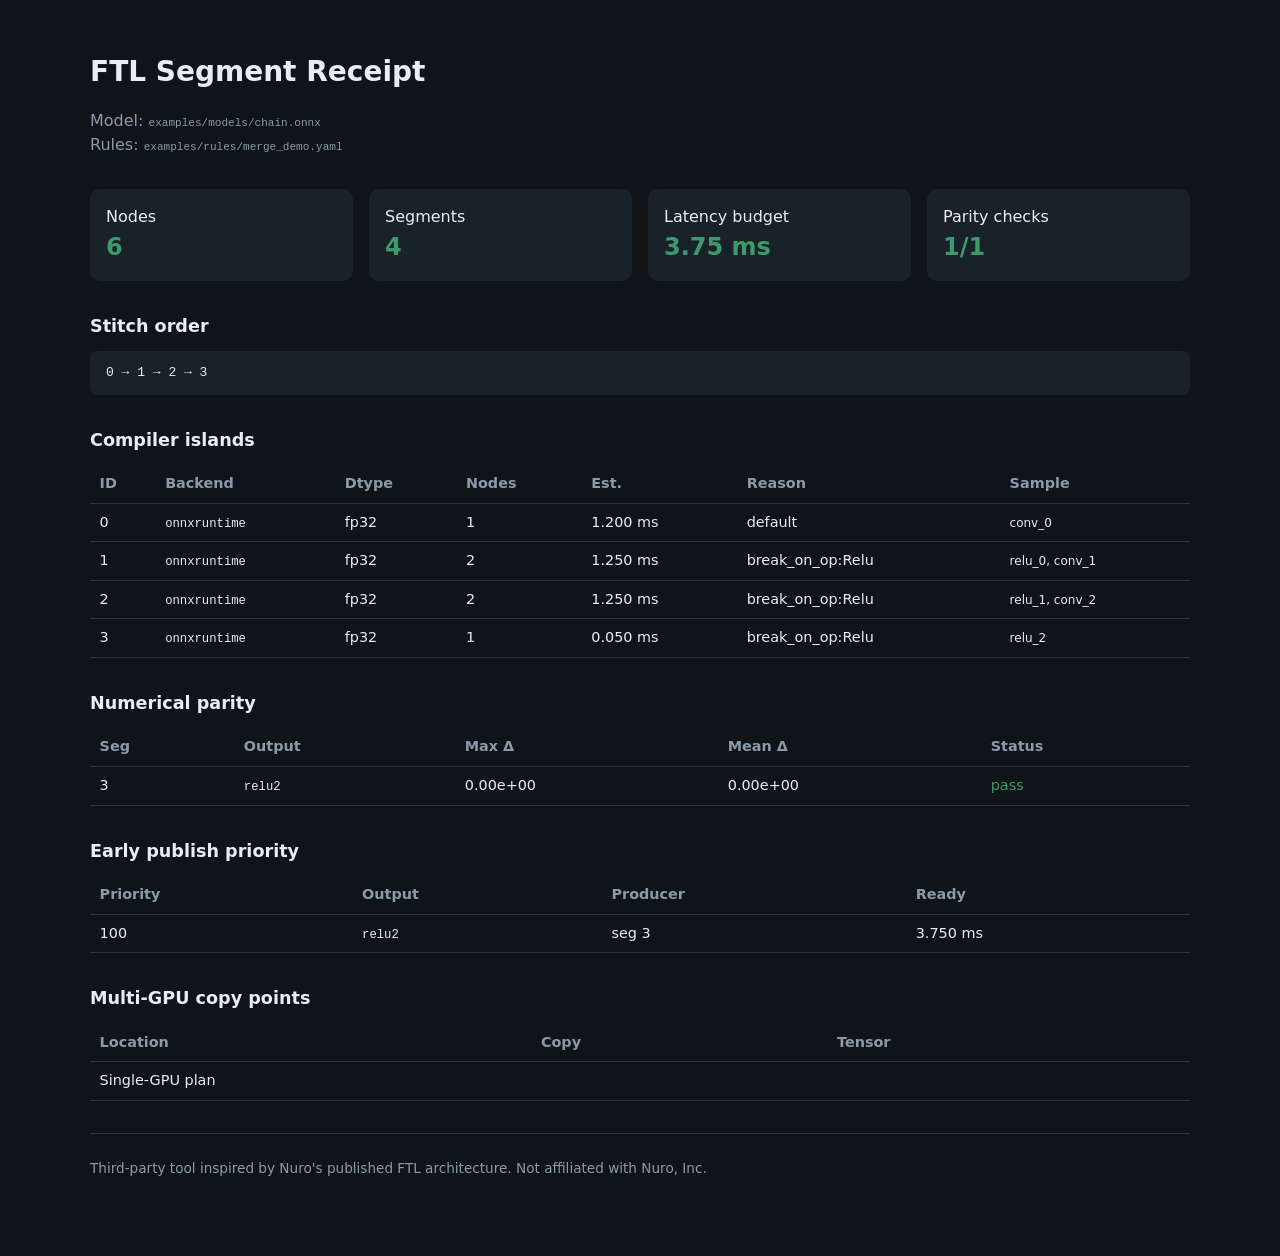
<file: receipts/merge_launch/receipt.html>
<!doctype html>
<html lang="en">
<head>
  <meta charset="utf-8">
  <meta name="viewport" content="width=device-width, initial-scale=1">
  <title>Segment Receipt — chain.onnx</title>
  <style>
    :root {
      --bg: #0f1419;
      --panel: #1a2229;
      --text: #e8edf2;
      --muted: #8b9aab;
      --accent: #3d9a6a;
      --warn: #c97b3d;
      --fail: #c94d4d;
    }
    body {
      margin: 0;
      font-family: ui-sans-serif, system-ui, sans-serif;
      background: var(--bg);
      color: var(--text);
      line-height: 1.5;
    }
    main { max-width: 1100px; margin: 0 auto; padding: 2rem 1.25rem 4rem; }
    h1 { font-size: 1.75rem; margin-bottom: 0.25rem; }
    .meta { color: var(--muted); margin-bottom: 2rem; }
    .cards { display: grid; grid-template-columns: repeat(auto-fit, minmax(160px, 1fr)); gap: 1rem; margin-bottom: 2rem; }
    .card { background: var(--panel); border-radius: 10px; padding: 1rem; }
    .card strong { display: block; font-size: 1.5rem; color: var(--accent); }
    section { margin-bottom: 2rem; }
    h2 { font-size: 1.1rem; margin-bottom: 0.75rem; }
    table { width: 100%; border-collapse: collapse; font-size: 0.9rem; }
    th, td { text-align: left; padding: 0.5rem 0.6rem; border-bottom: 1px solid #2a3540; }
    th { color: var(--muted); font-weight: 600; }
    tr.fail td { color: var(--fail); }
    tr.pass td:last-child { color: var(--accent); }
    code { font-size: 0.85em; }
    .disclaimer { color: var(--muted); font-size: 0.85rem; border-top: 1px solid #2a3540; padding-top: 1.5rem; }
    .stitch { background: var(--panel); padding: 0.75rem 1rem; border-radius: 8px; font-family: monospace; }
  </style>
</head>
<body>
  <main>
    <h1>FTL Segment Receipt</h1>
    <p class="meta">Model: <code>examples/models/chain.onnx</code><br>
    Rules: <code>examples/rules/merge_demo.yaml</code></p>

    <div class="cards">
      <div class="card"><span>Nodes</span><strong>6</strong></div>
      <div class="card"><span>Segments</span><strong>4</strong></div>
      <div class="card"><span>Latency budget</span><strong>3.75 ms</strong></div>
      <div class="card"><span>Parity checks</span><strong>1/1</strong></div>
    </div>

    <section>
      <h2>Stitch order</h2>
      <div class="stitch">0 → 1 → 2 → 3</div>
    </section>

    <section>
      <h2>Compiler islands</h2>
      <table>
        <thead><tr><th>ID</th><th>Backend</th><th>Dtype</th><th>Nodes</th><th>Est.</th><th>Reason</th><th>Sample</th></tr></thead>
        <tbody>
        <tr>
          <td>0</td>
          <td><code>onnxruntime</code></td>
          <td>fp32</td>
          <td>1</td>
          <td>1.200 ms</td>
          <td>default</td>
          <td><small>conv_0</small></td>
        </tr>
        <tr>
          <td>1</td>
          <td><code>onnxruntime</code></td>
          <td>fp32</td>
          <td>2</td>
          <td>1.250 ms</td>
          <td>break_on_op:Relu</td>
          <td><small>relu_0, conv_1</small></td>
        </tr>
        <tr>
          <td>2</td>
          <td><code>onnxruntime</code></td>
          <td>fp32</td>
          <td>2</td>
          <td>1.250 ms</td>
          <td>break_on_op:Relu</td>
          <td><small>relu_1, conv_2</small></td>
        </tr>
        <tr>
          <td>3</td>
          <td><code>onnxruntime</code></td>
          <td>fp32</td>
          <td>1</td>
          <td>0.050 ms</td>
          <td>break_on_op:Relu</td>
          <td><small>relu_2</small></td>
        </tr></tbody>
      </table>
    </section>

    <section>
      <h2>Numerical parity</h2>
      <table>
        <thead><tr><th>Seg</th><th>Output</th><th>Max Δ</th><th>Mean Δ</th><th>Status</th></tr></thead>
        <tbody>
        <tr class="pass">
          <td>3</td>
          <td><code>relu2</code></td>
          <td>0.00e+00</td>
          <td>0.00e+00</td>
          <td>pass</td>
        </tr></tbody>
      </table>
    </section>

    <section>
      <h2>Early publish priority</h2>
      <table>
        <thead><tr><th>Priority</th><th>Output</th><th>Producer</th><th>Ready</th></tr></thead>
        <tbody>
        <tr>
          <td>100</td>
          <td><code>relu2</code></td>
          <td>seg 3</td>
          <td>3.750 ms</td>
        </tr></tbody>
      </table>
    </section>

    <section>
      <h2>Multi-GPU copy points</h2>
      <table>
        <thead><tr><th>Location</th><th>Copy</th><th>Tensor</th></tr></thead>
        <tbody><tr><td colspan="3">Single-GPU plan</td></tr></tbody>
      </table>
    </section>

    <p class="disclaimer">Third-party tool inspired by Nuro&#x27;s published FTL architecture. Not affiliated with Nuro, Inc.</p>
  </main>
</body>
</html>
</file>
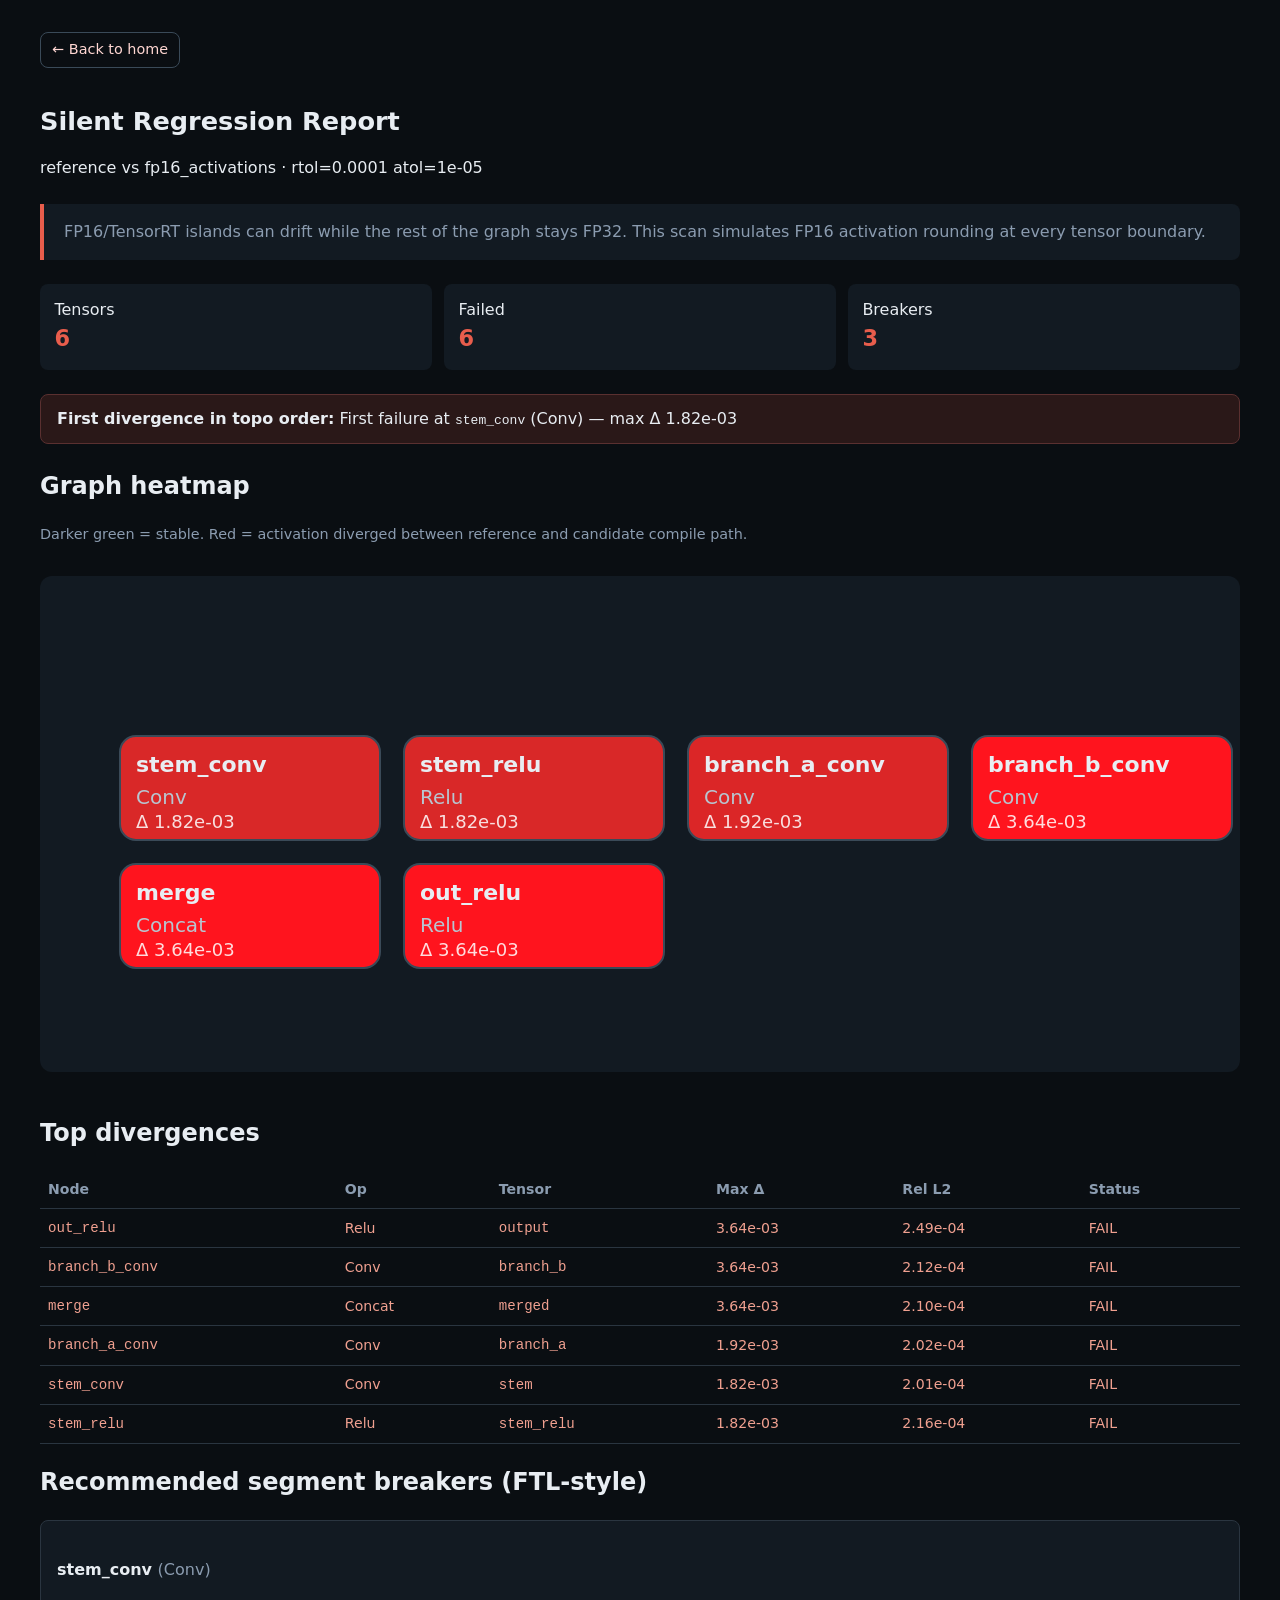
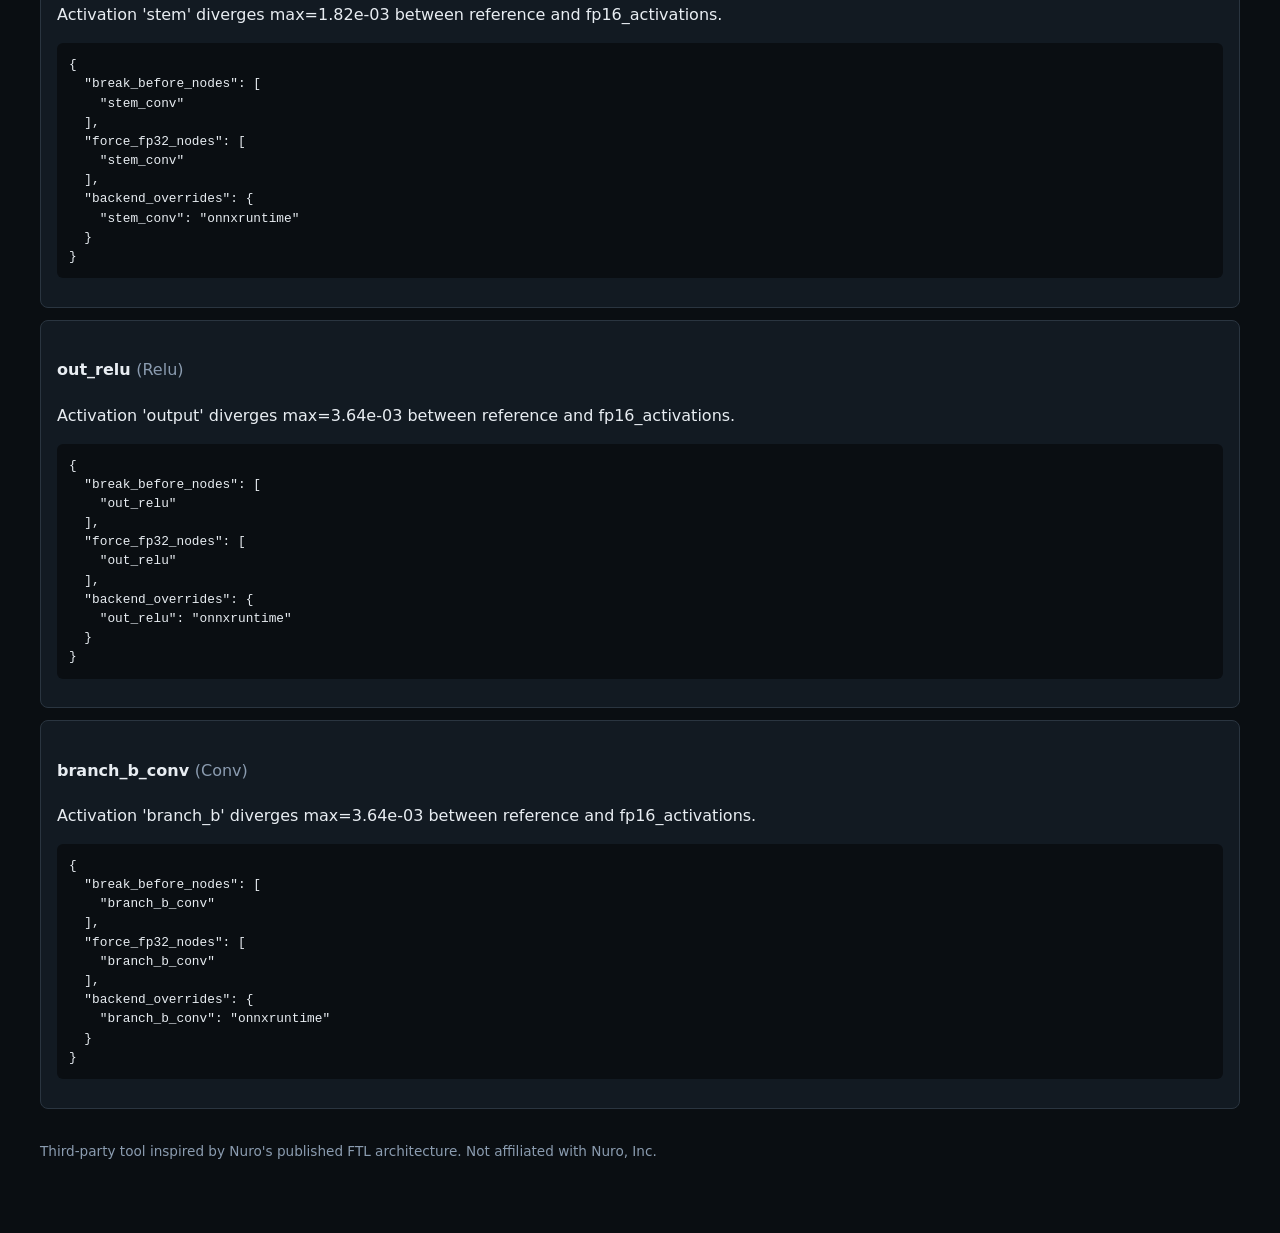
<file: site/demo/branch_regression_report.html>
<!doctype html>
<html lang="en">
<head>
  <meta charset="utf-8">
  <meta name="viewport" content="width=device-width, initial-scale=1">
  <title>Regression Report — branch.graph.json</title>
  <style>
    :root { --bg:#0a0e12; --panel:#121a22; --text:#e8edf2; --muted:#8b9cb0; --accent:#e85d4c; --ok:#3d9a6a; }
    body { margin:0; font-family:system-ui,sans-serif; background:var(--bg); color:var(--text); line-height:1.5; }
    main { max-width:1200px; margin:0 auto; padding:2rem 1.25rem 4rem; }
    h1 { font-size:1.6rem; margin-bottom:0.25rem; }
    .problem { background:var(--panel); border-left:4px solid var(--accent); padding:1rem 1.25rem; margin:1.5rem 0; border-radius:0 8px 8px 0; color:var(--muted); }
    .stats { display:grid; grid-template-columns:repeat(auto-fit,minmax(140px,1fr)); gap:0.75rem; margin:1.5rem 0; }
    .stat { background:var(--panel); padding:0.9rem; border-radius:8px; }
    .stat strong { display:block; font-size:1.4rem; color:var(--accent); }
    .first-fail { background:#2a1818; border:1px solid #5a3030; padding:0.75rem 1rem; border-radius:8px; margin-bottom:1.5rem; }
    svg { width:100%; background:var(--panel); border-radius:12px; margin:1rem 0; }
    table { width:100%; border-collapse:collapse; font-size:0.88rem; }
    th,td { text-align:left; padding:0.5rem; border-bottom:1px solid #2a3540; }
    th { color:var(--muted); }
    tr.FAIL td { color:#f0a090; }
    tr.ok td:last-child { color:var(--ok); }
    .breaker-card { background:var(--panel); border-radius:8px; padding:1rem; margin-bottom:0.75rem; border:1px solid #2a3540; }
    .breaker-card h4 span { color:var(--muted); font-weight:400; }
    pre { background:#0a0e12; padding:0.75rem; border-radius:6px; overflow-x:auto; font-size:0.8rem; }
    .disclaimer { color:var(--muted); font-size:0.85rem; margin-top:2rem; }
    .back-link { display:inline-block; margin-bottom:1rem; color:#ffd7d2; text-decoration:none; border:1px solid #3a4a58; padding:0.4rem 0.7rem; border-radius:8px; font-size:0.9rem; }
    .back-link:hover { border-color:#e85d4c; color:#fff; }
  </style>
</head>
<body>
  <main>
    <a class="back-link" href="../index.html">← Back to home</a>
    <h1>Silent Regression Report</h1>
    <p class="meta">reference vs fp16_activations · rtol=0.0001 atol=1e-05</p>
    <div class="problem">FP16/TensorRT islands can drift while the rest of the graph stays FP32. This scan simulates FP16 activation rounding at every tensor boundary.</div>
    <div class="stats">
      <div class="stat"><span>Tensors</span><strong>6</strong></div>
      <div class="stat"><span>Failed</span><strong>6</strong></div>
      <div class="stat"><span>Breakers</span><strong>3</strong></div>
    </div>
    <div class="first-fail"><strong>First divergence in topo order:</strong> First failure at <code>stem_conv</code> (Conv) — max Δ 1.82e-03</div>
    <h2>Graph heatmap</h2>
    <p style="color:var(--muted);font-size:0.9rem">Darker green = stable. Red = activation diverged between reference and candidate compile path.</p>
    <svg viewBox="0 0 600 248" role="img" aria-label="Graph divergence heatmap">
        <g class="graph-node" data-node="stem_conv">
          <rect x="40" y="80" width="130" height="52" rx="8" fill="rgb(217,40,40)" stroke="#3a4a58" stroke-width="1"/>
          <text x="48" y="98" fill="#e8edf2" font-size="11" font-weight="600">stem_conv</text>
          <text x="48" y="114" fill="#b8c5d0" font-size="10">Conv</text>
          <text x="48" y="126" fill="#fff" font-size="9" opacity="0.85">Δ 1.82e-03</text>
        </g>
        <g class="graph-node" data-node="stem_relu">
          <rect x="182" y="80" width="130" height="52" rx="8" fill="rgb(217,40,40)" stroke="#3a4a58" stroke-width="1"/>
          <text x="190" y="98" fill="#e8edf2" font-size="11" font-weight="600">stem_relu</text>
          <text x="190" y="114" fill="#b8c5d0" font-size="10">Relu</text>
          <text x="190" y="126" fill="#fff" font-size="9" opacity="0.85">Δ 1.82e-03</text>
        </g>
        <g class="graph-node" data-node="branch_a_conv">
          <rect x="324" y="80" width="130" height="52" rx="8" fill="rgb(219,38,39)" stroke="#3a4a58" stroke-width="1"/>
          <text x="332" y="98" fill="#e8edf2" font-size="11" font-weight="600">branch_a_conv</text>
          <text x="332" y="114" fill="#b8c5d0" font-size="10">Conv</text>
          <text x="332" y="126" fill="#fff" font-size="9" opacity="0.85">Δ 1.92e-03</text>
        </g>
        <g class="graph-node" data-node="branch_b_conv">
          <rect x="466" y="80" width="130" height="52" rx="8" fill="rgb(255,20,30)" stroke="#3a4a58" stroke-width="1"/>
          <text x="474" y="98" fill="#e8edf2" font-size="11" font-weight="600">branch_b_conv</text>
          <text x="474" y="114" fill="#b8c5d0" font-size="10">Conv</text>
          <text x="474" y="126" fill="#fff" font-size="9" opacity="0.85">Δ 3.64e-03</text>
        </g>
        <g class="graph-node" data-node="merge">
          <rect x="40" y="144" width="130" height="52" rx="8" fill="rgb(255,20,30)" stroke="#3a4a58" stroke-width="1"/>
          <text x="48" y="162" fill="#e8edf2" font-size="11" font-weight="600">merge</text>
          <text x="48" y="178" fill="#b8c5d0" font-size="10">Concat</text>
          <text x="48" y="190" fill="#fff" font-size="9" opacity="0.85">Δ 3.64e-03</text>
        </g>
        <g class="graph-node" data-node="out_relu">
          <rect x="182" y="144" width="130" height="52" rx="8" fill="rgb(255,20,30)" stroke="#3a4a58" stroke-width="1"/>
          <text x="190" y="162" fill="#e8edf2" font-size="11" font-weight="600">out_relu</text>
          <text x="190" y="178" fill="#b8c5d0" font-size="10">Relu</text>
          <text x="190" y="190" fill="#fff" font-size="9" opacity="0.85">Δ 3.64e-03</text>
        </g></svg>
    <h2>Top divergences</h2>
    <table>
      <thead><tr><th>Node</th><th>Op</th><th>Tensor</th><th>Max Δ</th><th>Rel L2</th><th>Status</th></tr></thead>
      <tbody>
        <tr class="FAIL">
          <td><code>out_relu</code></td>
          <td>Relu</td>
          <td><code>output</code></td>
          <td>3.64e-03</td>
          <td>2.49e-04</td>
          <td>FAIL</td>
        </tr>
        <tr class="FAIL">
          <td><code>branch_b_conv</code></td>
          <td>Conv</td>
          <td><code>branch_b</code></td>
          <td>3.64e-03</td>
          <td>2.12e-04</td>
          <td>FAIL</td>
        </tr>
        <tr class="FAIL">
          <td><code>merge</code></td>
          <td>Concat</td>
          <td><code>merged</code></td>
          <td>3.64e-03</td>
          <td>2.10e-04</td>
          <td>FAIL</td>
        </tr>
        <tr class="FAIL">
          <td><code>branch_a_conv</code></td>
          <td>Conv</td>
          <td><code>branch_a</code></td>
          <td>1.92e-03</td>
          <td>2.02e-04</td>
          <td>FAIL</td>
        </tr>
        <tr class="FAIL">
          <td><code>stem_conv</code></td>
          <td>Conv</td>
          <td><code>stem</code></td>
          <td>1.82e-03</td>
          <td>2.01e-04</td>
          <td>FAIL</td>
        </tr>
        <tr class="FAIL">
          <td><code>stem_relu</code></td>
          <td>Relu</td>
          <td><code>stem_relu</code></td>
          <td>1.82e-03</td>
          <td>2.16e-04</td>
          <td>FAIL</td>
        </tr></tbody>
    </table>
    <h2>Recommended segment breakers (FTL-style)</h2>
    
        <div class="breaker-card">
          <h4>stem_conv <span>(Conv)</span></h4>
          <p>Activation &#x27;stem&#x27; diverges max=1.82e-03 between reference and fp16_activations.</p>
          <pre>{
  &quot;break_before_nodes&quot;: [
    &quot;stem_conv&quot;
  ],
  &quot;force_fp32_nodes&quot;: [
    &quot;stem_conv&quot;
  ],
  &quot;backend_overrides&quot;: {
    &quot;stem_conv&quot;: &quot;onnxruntime&quot;
  }
}</pre>
        </div>
        <div class="breaker-card">
          <h4>out_relu <span>(Relu)</span></h4>
          <p>Activation &#x27;output&#x27; diverges max=3.64e-03 between reference and fp16_activations.</p>
          <pre>{
  &quot;break_before_nodes&quot;: [
    &quot;out_relu&quot;
  ],
  &quot;force_fp32_nodes&quot;: [
    &quot;out_relu&quot;
  ],
  &quot;backend_overrides&quot;: {
    &quot;out_relu&quot;: &quot;onnxruntime&quot;
  }
}</pre>
        </div>
        <div class="breaker-card">
          <h4>branch_b_conv <span>(Conv)</span></h4>
          <p>Activation &#x27;branch_b&#x27; diverges max=3.64e-03 between reference and fp16_activations.</p>
          <pre>{
  &quot;break_before_nodes&quot;: [
    &quot;branch_b_conv&quot;
  ],
  &quot;force_fp32_nodes&quot;: [
    &quot;branch_b_conv&quot;
  ],
  &quot;backend_overrides&quot;: {
    &quot;branch_b_conv&quot;: &quot;onnxruntime&quot;
  }
}</pre>
        </div>
    <p class="disclaimer">Third-party tool inspired by Nuro's published FTL architecture. Not affiliated with Nuro, Inc.</p>
  </main>
</body>
</html>
</file>
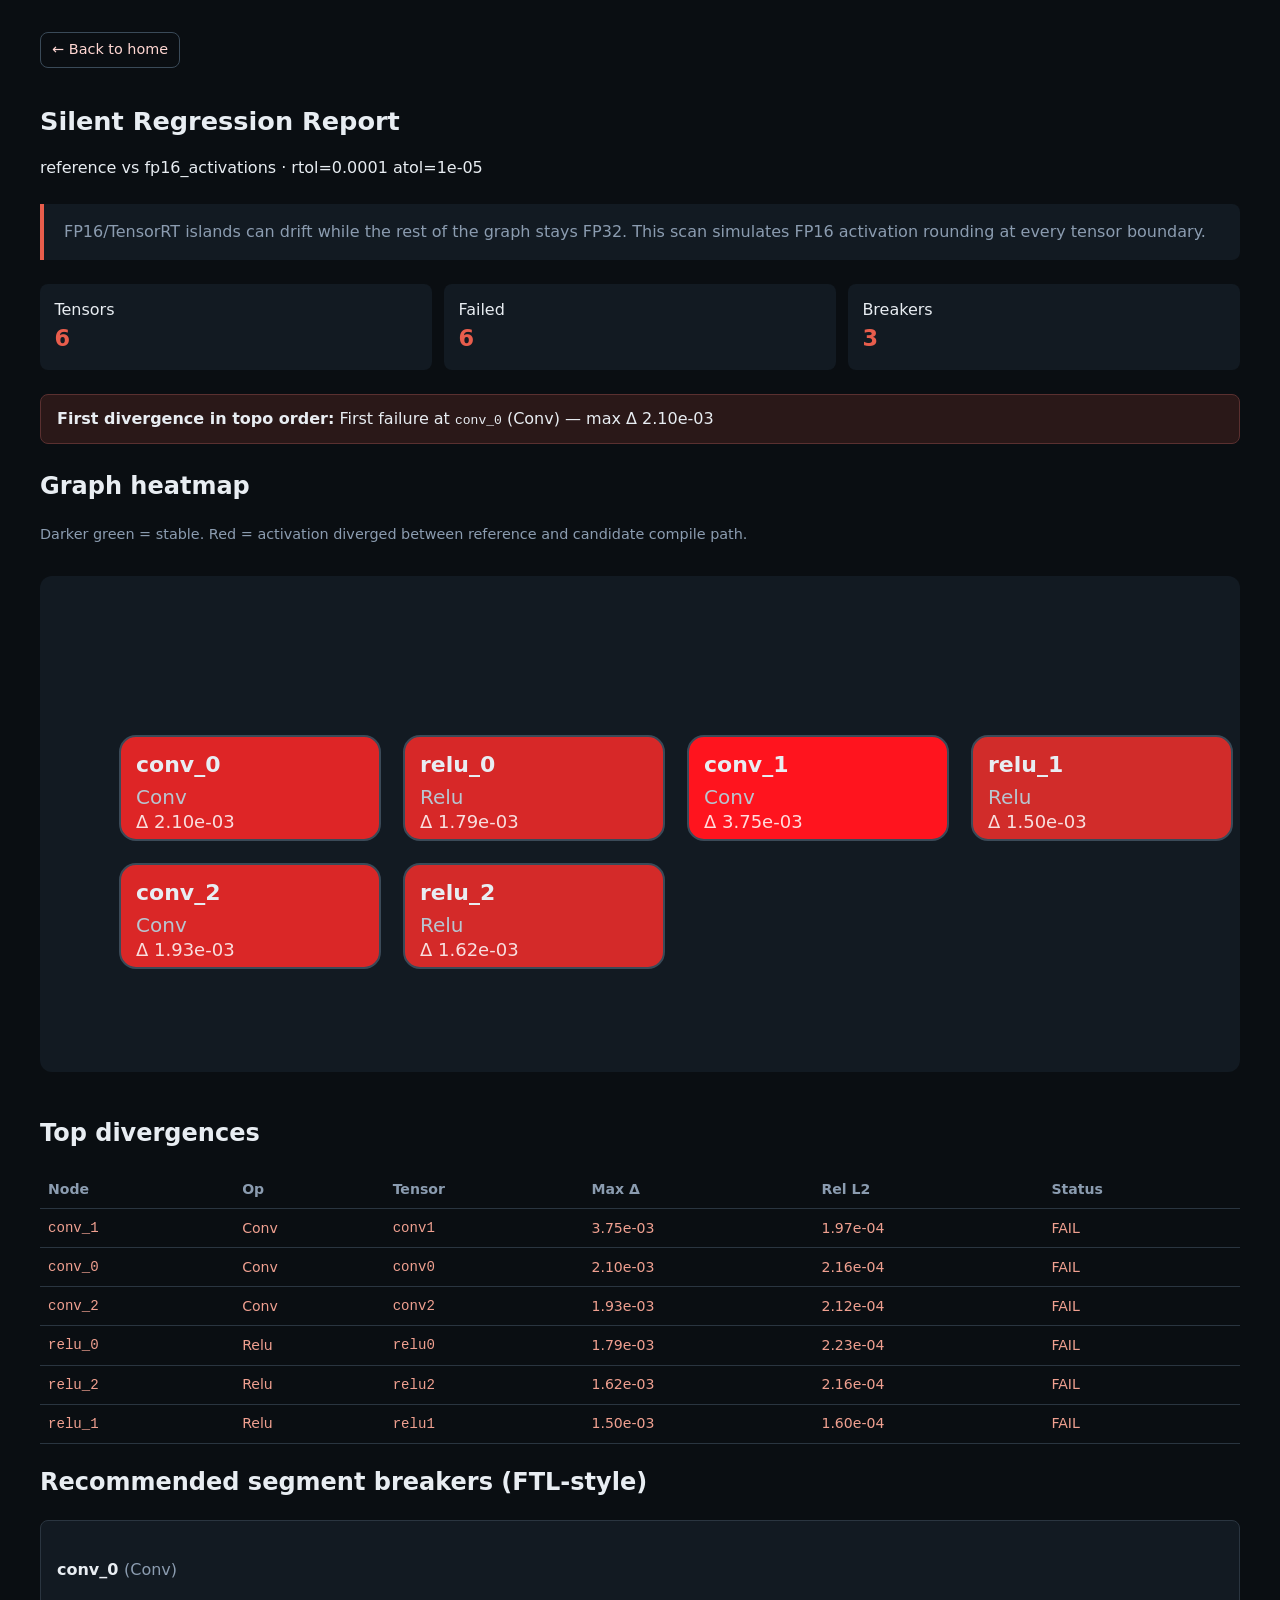
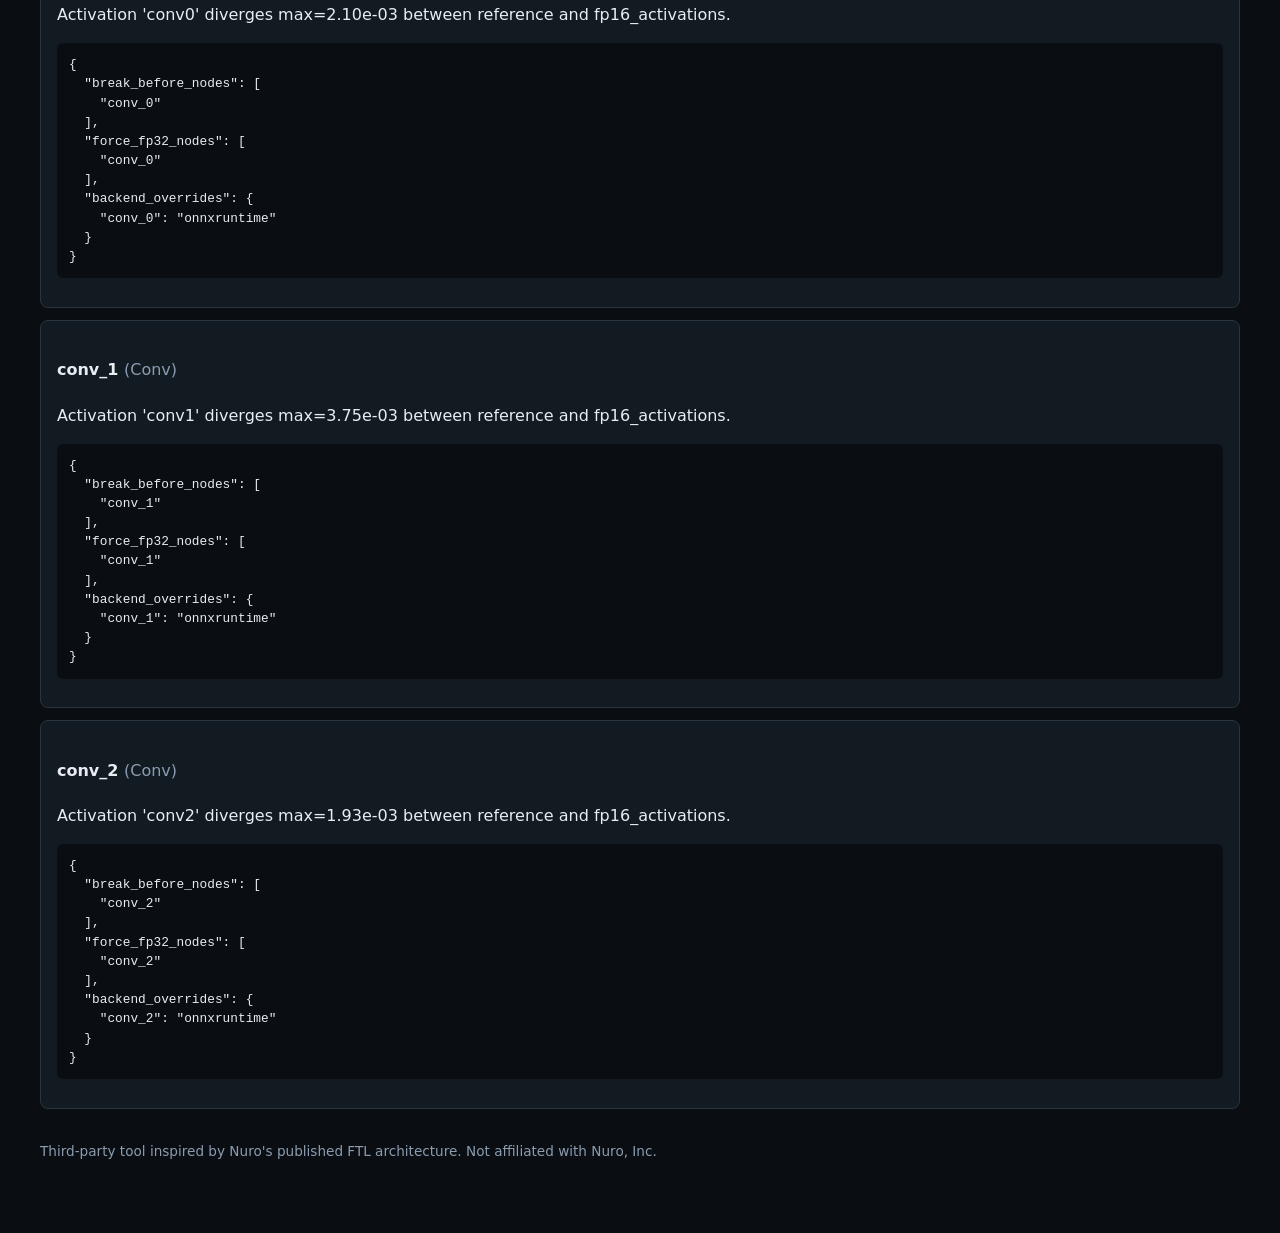
<file: site/demo/chain_regression_report.html>
<!doctype html>
<html lang="en">
<head>
  <meta charset="utf-8">
  <meta name="viewport" content="width=device-width, initial-scale=1">
  <title>Regression Report — chain.onnx</title>
  <style>
    :root { --bg:#0a0e12; --panel:#121a22; --text:#e8edf2; --muted:#8b9cb0; --accent:#e85d4c; --ok:#3d9a6a; }
    body { margin:0; font-family:system-ui,sans-serif; background:var(--bg); color:var(--text); line-height:1.5; }
    main { max-width:1200px; margin:0 auto; padding:2rem 1.25rem 4rem; }
    h1 { font-size:1.6rem; margin-bottom:0.25rem; }
    .problem { background:var(--panel); border-left:4px solid var(--accent); padding:1rem 1.25rem; margin:1.5rem 0; border-radius:0 8px 8px 0; color:var(--muted); }
    .stats { display:grid; grid-template-columns:repeat(auto-fit,minmax(140px,1fr)); gap:0.75rem; margin:1.5rem 0; }
    .stat { background:var(--panel); padding:0.9rem; border-radius:8px; }
    .stat strong { display:block; font-size:1.4rem; color:var(--accent); }
    .first-fail { background:#2a1818; border:1px solid #5a3030; padding:0.75rem 1rem; border-radius:8px; margin-bottom:1.5rem; }
    svg { width:100%; background:var(--panel); border-radius:12px; margin:1rem 0; }
    table { width:100%; border-collapse:collapse; font-size:0.88rem; }
    th,td { text-align:left; padding:0.5rem; border-bottom:1px solid #2a3540; }
    th { color:var(--muted); }
    tr.FAIL td { color:#f0a090; }
    tr.ok td:last-child { color:var(--ok); }
    .breaker-card { background:var(--panel); border-radius:8px; padding:1rem; margin-bottom:0.75rem; border:1px solid #2a3540; }
    .breaker-card h4 span { color:var(--muted); font-weight:400; }
    pre { background:#0a0e12; padding:0.75rem; border-radius:6px; overflow-x:auto; font-size:0.8rem; }
    .disclaimer { color:var(--muted); font-size:0.85rem; margin-top:2rem; }
    .back-link { display:inline-block; margin-bottom:1rem; color:#ffd7d2; text-decoration:none; border:1px solid #3a4a58; padding:0.4rem 0.7rem; border-radius:8px; font-size:0.9rem; }
    .back-link:hover { border-color:#e85d4c; color:#fff; }
  </style>
</head>
<body>
  <main>
    <a class="back-link" href="../index.html">← Back to home</a>
    <h1>Silent Regression Report</h1>
    <p class="meta">reference vs fp16_activations · rtol=0.0001 atol=1e-05</p>
    <div class="problem">FP16/TensorRT islands can drift while the rest of the graph stays FP32. This scan simulates FP16 activation rounding at every tensor boundary.</div>
    <div class="stats">
      <div class="stat"><span>Tensors</span><strong>6</strong></div>
      <div class="stat"><span>Failed</span><strong>6</strong></div>
      <div class="stat"><span>Breakers</span><strong>3</strong></div>
    </div>
    <div class="first-fail"><strong>First divergence in topo order:</strong> First failure at <code>conv_0</code> (Conv) — max Δ 2.10e-03</div>
    <h2>Graph heatmap</h2>
    <p style="color:var(--muted);font-size:0.9rem">Darker green = stable. Red = activation diverged between reference and candidate compile path.</p>
    <svg viewBox="0 0 600 248" role="img" aria-label="Graph divergence heatmap">
        <g class="graph-node" data-node="conv_0">
          <rect x="40" y="80" width="130" height="52" rx="8" fill="rgb(222,37,38)" stroke="#3a4a58" stroke-width="1"/>
          <text x="48" y="98" fill="#e8edf2" font-size="11" font-weight="600">conv_0</text>
          <text x="48" y="114" fill="#b8c5d0" font-size="10">Conv</text>
          <text x="48" y="126" fill="#fff" font-size="9" opacity="0.85">Δ 2.10e-03</text>
        </g>
        <g class="graph-node" data-node="relu_0">
          <rect x="182" y="80" width="130" height="52" rx="8" fill="rgb(215,40,40)" stroke="#3a4a58" stroke-width="1"/>
          <text x="190" y="98" fill="#e8edf2" font-size="11" font-weight="600">relu_0</text>
          <text x="190" y="114" fill="#b8c5d0" font-size="10">Relu</text>
          <text x="190" y="126" fill="#fff" font-size="9" opacity="0.85">Δ 1.79e-03</text>
        </g>
        <g class="graph-node" data-node="conv_1">
          <rect x="324" y="80" width="130" height="52" rx="8" fill="rgb(255,20,30)" stroke="#3a4a58" stroke-width="1"/>
          <text x="332" y="98" fill="#e8edf2" font-size="11" font-weight="600">conv_1</text>
          <text x="332" y="114" fill="#b8c5d0" font-size="10">Conv</text>
          <text x="332" y="126" fill="#fff" font-size="9" opacity="0.85">Δ 3.75e-03</text>
        </g>
        <g class="graph-node" data-node="relu_1">
          <rect x="466" y="80" width="130" height="52" rx="8" fill="rgb(209,44,42)" stroke="#3a4a58" stroke-width="1"/>
          <text x="474" y="98" fill="#e8edf2" font-size="11" font-weight="600">relu_1</text>
          <text x="474" y="114" fill="#b8c5d0" font-size="10">Relu</text>
          <text x="474" y="126" fill="#fff" font-size="9" opacity="0.85">Δ 1.50e-03</text>
        </g>
        <g class="graph-node" data-node="conv_2">
          <rect x="40" y="144" width="130" height="52" rx="8" fill="rgb(218,39,39)" stroke="#3a4a58" stroke-width="1"/>
          <text x="48" y="162" fill="#e8edf2" font-size="11" font-weight="600">conv_2</text>
          <text x="48" y="178" fill="#b8c5d0" font-size="10">Conv</text>
          <text x="48" y="190" fill="#fff" font-size="9" opacity="0.85">Δ 1.93e-03</text>
        </g>
        <g class="graph-node" data-node="relu_2">
          <rect x="182" y="144" width="130" height="52" rx="8" fill="rgb(212,42,41)" stroke="#3a4a58" stroke-width="1"/>
          <text x="190" y="162" fill="#e8edf2" font-size="11" font-weight="600">relu_2</text>
          <text x="190" y="178" fill="#b8c5d0" font-size="10">Relu</text>
          <text x="190" y="190" fill="#fff" font-size="9" opacity="0.85">Δ 1.62e-03</text>
        </g></svg>
    <h2>Top divergences</h2>
    <table>
      <thead><tr><th>Node</th><th>Op</th><th>Tensor</th><th>Max Δ</th><th>Rel L2</th><th>Status</th></tr></thead>
      <tbody>
        <tr class="FAIL">
          <td><code>conv_1</code></td>
          <td>Conv</td>
          <td><code>conv1</code></td>
          <td>3.75e-03</td>
          <td>1.97e-04</td>
          <td>FAIL</td>
        </tr>
        <tr class="FAIL">
          <td><code>conv_0</code></td>
          <td>Conv</td>
          <td><code>conv0</code></td>
          <td>2.10e-03</td>
          <td>2.16e-04</td>
          <td>FAIL</td>
        </tr>
        <tr class="FAIL">
          <td><code>conv_2</code></td>
          <td>Conv</td>
          <td><code>conv2</code></td>
          <td>1.93e-03</td>
          <td>2.12e-04</td>
          <td>FAIL</td>
        </tr>
        <tr class="FAIL">
          <td><code>relu_0</code></td>
          <td>Relu</td>
          <td><code>relu0</code></td>
          <td>1.79e-03</td>
          <td>2.23e-04</td>
          <td>FAIL</td>
        </tr>
        <tr class="FAIL">
          <td><code>relu_2</code></td>
          <td>Relu</td>
          <td><code>relu2</code></td>
          <td>1.62e-03</td>
          <td>2.16e-04</td>
          <td>FAIL</td>
        </tr>
        <tr class="FAIL">
          <td><code>relu_1</code></td>
          <td>Relu</td>
          <td><code>relu1</code></td>
          <td>1.50e-03</td>
          <td>1.60e-04</td>
          <td>FAIL</td>
        </tr></tbody>
    </table>
    <h2>Recommended segment breakers (FTL-style)</h2>
    
        <div class="breaker-card">
          <h4>conv_0 <span>(Conv)</span></h4>
          <p>Activation &#x27;conv0&#x27; diverges max=2.10e-03 between reference and fp16_activations.</p>
          <pre>{
  &quot;break_before_nodes&quot;: [
    &quot;conv_0&quot;
  ],
  &quot;force_fp32_nodes&quot;: [
    &quot;conv_0&quot;
  ],
  &quot;backend_overrides&quot;: {
    &quot;conv_0&quot;: &quot;onnxruntime&quot;
  }
}</pre>
        </div>
        <div class="breaker-card">
          <h4>conv_1 <span>(Conv)</span></h4>
          <p>Activation &#x27;conv1&#x27; diverges max=3.75e-03 between reference and fp16_activations.</p>
          <pre>{
  &quot;break_before_nodes&quot;: [
    &quot;conv_1&quot;
  ],
  &quot;force_fp32_nodes&quot;: [
    &quot;conv_1&quot;
  ],
  &quot;backend_overrides&quot;: {
    &quot;conv_1&quot;: &quot;onnxruntime&quot;
  }
}</pre>
        </div>
        <div class="breaker-card">
          <h4>conv_2 <span>(Conv)</span></h4>
          <p>Activation &#x27;conv2&#x27; diverges max=1.93e-03 between reference and fp16_activations.</p>
          <pre>{
  &quot;break_before_nodes&quot;: [
    &quot;conv_2&quot;
  ],
  &quot;force_fp32_nodes&quot;: [
    &quot;conv_2&quot;
  ],
  &quot;backend_overrides&quot;: {
    &quot;conv_2&quot;: &quot;onnxruntime&quot;
  }
}</pre>
        </div>
    <p class="disclaimer">Third-party tool inspired by Nuro's published FTL architecture. Not affiliated with Nuro, Inc.</p>
  </main>
</body>
</html>
</file>
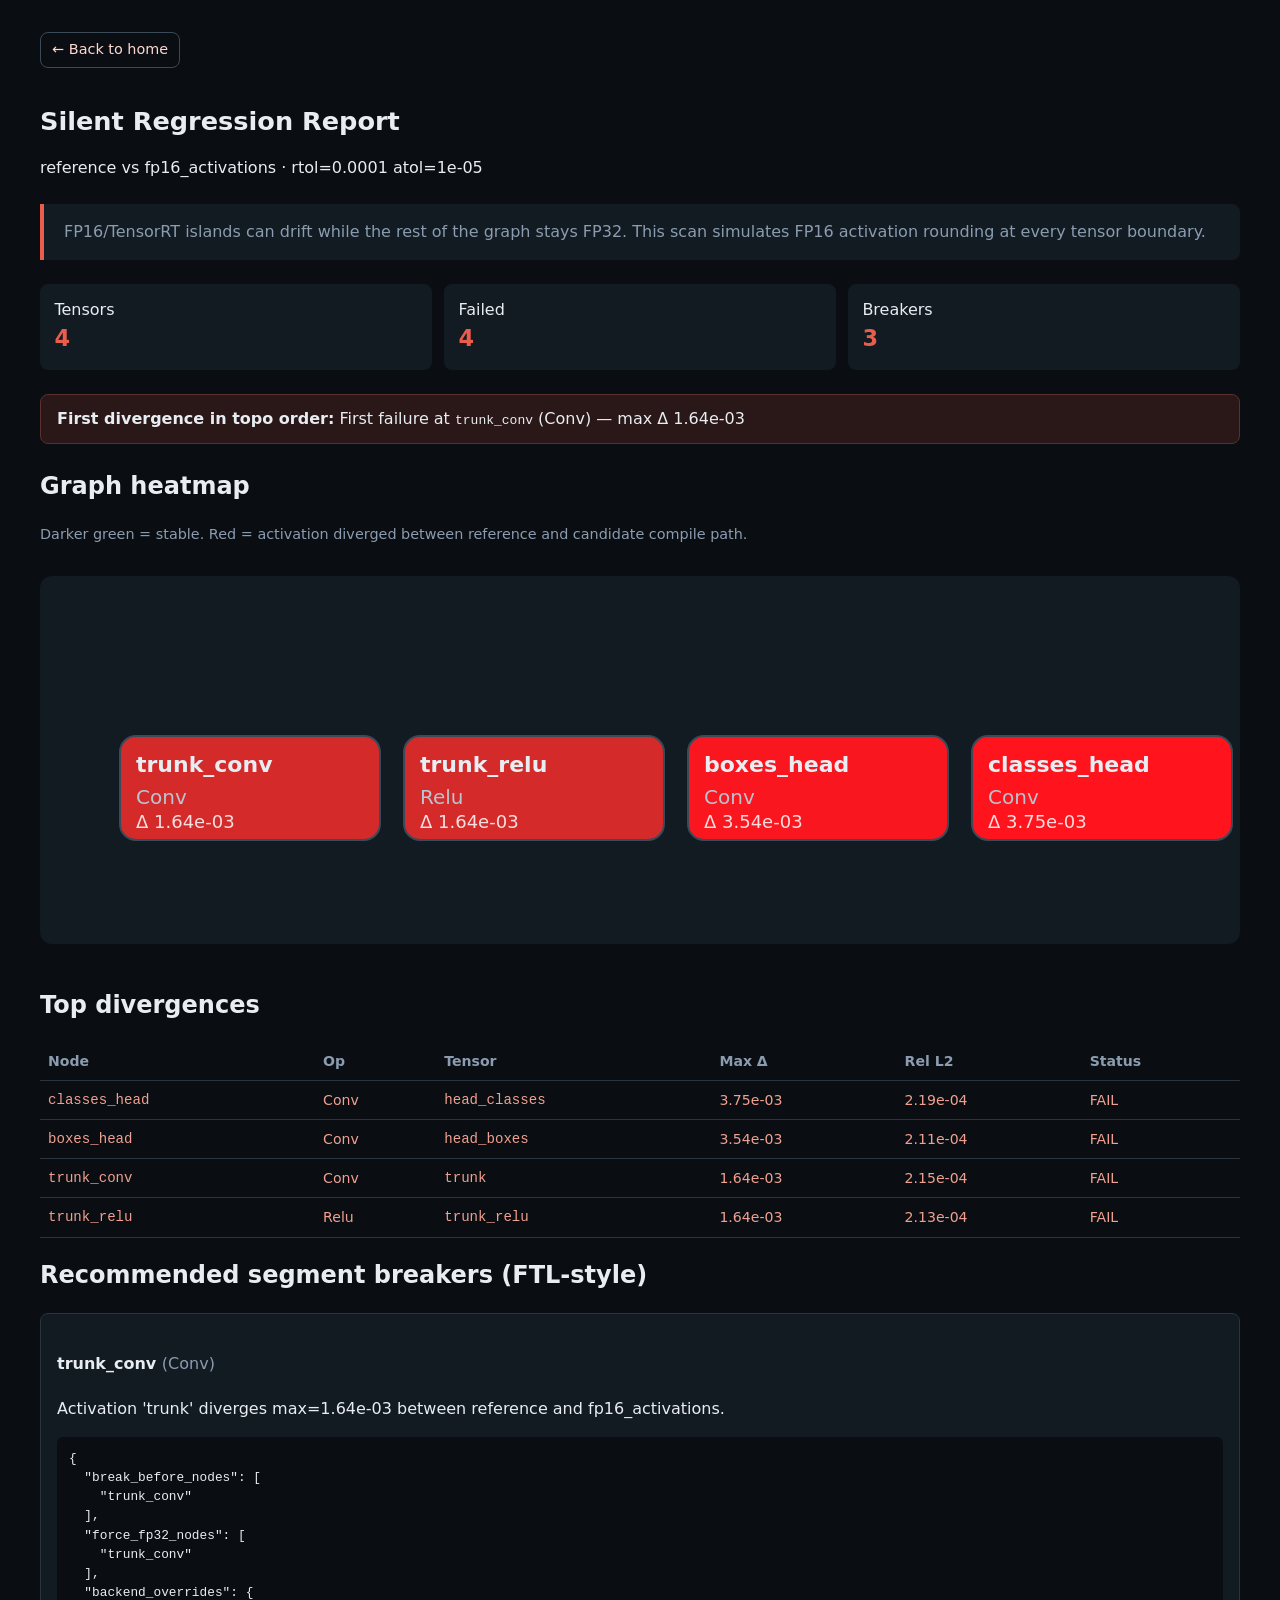
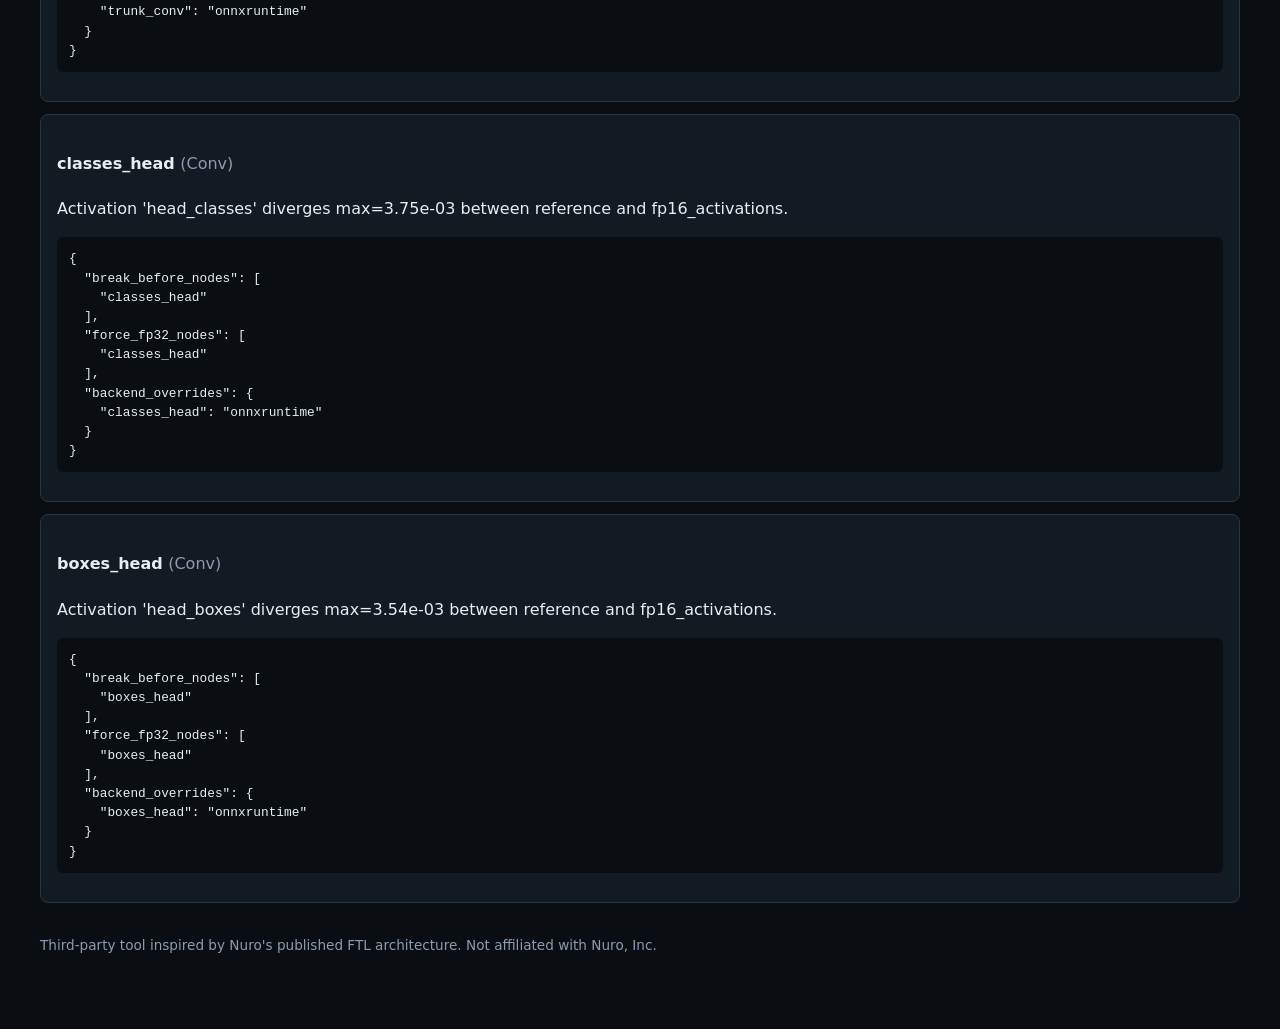
<file: site/demo/multi_output_regression_report.html>
<!doctype html>
<html lang="en">
<head>
  <meta charset="utf-8">
  <meta name="viewport" content="width=device-width, initial-scale=1">
  <title>Regression Report — multi_output.graph.json</title>
  <style>
    :root { --bg:#0a0e12; --panel:#121a22; --text:#e8edf2; --muted:#8b9cb0; --accent:#e85d4c; --ok:#3d9a6a; }
    body { margin:0; font-family:system-ui,sans-serif; background:var(--bg); color:var(--text); line-height:1.5; }
    main { max-width:1200px; margin:0 auto; padding:2rem 1.25rem 4rem; }
    h1 { font-size:1.6rem; margin-bottom:0.25rem; }
    .problem { background:var(--panel); border-left:4px solid var(--accent); padding:1rem 1.25rem; margin:1.5rem 0; border-radius:0 8px 8px 0; color:var(--muted); }
    .stats { display:grid; grid-template-columns:repeat(auto-fit,minmax(140px,1fr)); gap:0.75rem; margin:1.5rem 0; }
    .stat { background:var(--panel); padding:0.9rem; border-radius:8px; }
    .stat strong { display:block; font-size:1.4rem; color:var(--accent); }
    .first-fail { background:#2a1818; border:1px solid #5a3030; padding:0.75rem 1rem; border-radius:8px; margin-bottom:1.5rem; }
    svg { width:100%; background:var(--panel); border-radius:12px; margin:1rem 0; }
    table { width:100%; border-collapse:collapse; font-size:0.88rem; }
    th,td { text-align:left; padding:0.5rem; border-bottom:1px solid #2a3540; }
    th { color:var(--muted); }
    tr.FAIL td { color:#f0a090; }
    tr.ok td:last-child { color:var(--ok); }
    .breaker-card { background:var(--panel); border-radius:8px; padding:1rem; margin-bottom:0.75rem; border:1px solid #2a3540; }
    .breaker-card h4 span { color:var(--muted); font-weight:400; }
    pre { background:#0a0e12; padding:0.75rem; border-radius:6px; overflow-x:auto; font-size:0.8rem; }
    .disclaimer { color:var(--muted); font-size:0.85rem; margin-top:2rem; }
    .back-link { display:inline-block; margin-bottom:1rem; color:#ffd7d2; text-decoration:none; border:1px solid #3a4a58; padding:0.4rem 0.7rem; border-radius:8px; font-size:0.9rem; }
    .back-link:hover { border-color:#e85d4c; color:#fff; }
  </style>
</head>
<body>
  <main>
    <a class="back-link" href="../index.html">← Back to home</a>
    <h1>Silent Regression Report</h1>
    <p class="meta">reference vs fp16_activations · rtol=0.0001 atol=1e-05</p>
    <div class="problem">FP16/TensorRT islands can drift while the rest of the graph stays FP32. This scan simulates FP16 activation rounding at every tensor boundary.</div>
    <div class="stats">
      <div class="stat"><span>Tensors</span><strong>4</strong></div>
      <div class="stat"><span>Failed</span><strong>4</strong></div>
      <div class="stat"><span>Breakers</span><strong>3</strong></div>
    </div>
    <div class="first-fail"><strong>First divergence in topo order:</strong> First failure at <code>trunk_conv</code> (Conv) — max Δ 1.64e-03</div>
    <h2>Graph heatmap</h2>
    <p style="color:var(--muted);font-size:0.9rem">Darker green = stable. Red = activation diverged between reference and candidate compile path.</p>
    <svg viewBox="0 0 600 184" role="img" aria-label="Graph divergence heatmap">
        <g class="graph-node" data-node="trunk_conv">
          <rect x="40" y="80" width="130" height="52" rx="8" fill="rgb(212,42,41)" stroke="#3a4a58" stroke-width="1"/>
          <text x="48" y="98" fill="#e8edf2" font-size="11" font-weight="600">trunk_conv</text>
          <text x="48" y="114" fill="#b8c5d0" font-size="10">Conv</text>
          <text x="48" y="126" fill="#fff" font-size="9" opacity="0.85">Δ 1.64e-03</text>
        </g>
        <g class="graph-node" data-node="trunk_relu">
          <rect x="182" y="80" width="130" height="52" rx="8" fill="rgb(212,42,41)" stroke="#3a4a58" stroke-width="1"/>
          <text x="190" y="98" fill="#e8edf2" font-size="11" font-weight="600">trunk_relu</text>
          <text x="190" y="114" fill="#b8c5d0" font-size="10">Relu</text>
          <text x="190" y="126" fill="#fff" font-size="9" opacity="0.85">Δ 1.64e-03</text>
        </g>
        <g class="graph-node" data-node="boxes_head">
          <rect x="324" y="80" width="130" height="52" rx="8" fill="rgb(250,22,31)" stroke="#3a4a58" stroke-width="1"/>
          <text x="332" y="98" fill="#e8edf2" font-size="11" font-weight="600">boxes_head</text>
          <text x="332" y="114" fill="#b8c5d0" font-size="10">Conv</text>
          <text x="332" y="126" fill="#fff" font-size="9" opacity="0.85">Δ 3.54e-03</text>
        </g>
        <g class="graph-node" data-node="classes_head">
          <rect x="466" y="80" width="130" height="52" rx="8" fill="rgb(255,20,30)" stroke="#3a4a58" stroke-width="1"/>
          <text x="474" y="98" fill="#e8edf2" font-size="11" font-weight="600">classes_head</text>
          <text x="474" y="114" fill="#b8c5d0" font-size="10">Conv</text>
          <text x="474" y="126" fill="#fff" font-size="9" opacity="0.85">Δ 3.75e-03</text>
        </g></svg>
    <h2>Top divergences</h2>
    <table>
      <thead><tr><th>Node</th><th>Op</th><th>Tensor</th><th>Max Δ</th><th>Rel L2</th><th>Status</th></tr></thead>
      <tbody>
        <tr class="FAIL">
          <td><code>classes_head</code></td>
          <td>Conv</td>
          <td><code>head_classes</code></td>
          <td>3.75e-03</td>
          <td>2.19e-04</td>
          <td>FAIL</td>
        </tr>
        <tr class="FAIL">
          <td><code>boxes_head</code></td>
          <td>Conv</td>
          <td><code>head_boxes</code></td>
          <td>3.54e-03</td>
          <td>2.11e-04</td>
          <td>FAIL</td>
        </tr>
        <tr class="FAIL">
          <td><code>trunk_conv</code></td>
          <td>Conv</td>
          <td><code>trunk</code></td>
          <td>1.64e-03</td>
          <td>2.15e-04</td>
          <td>FAIL</td>
        </tr>
        <tr class="FAIL">
          <td><code>trunk_relu</code></td>
          <td>Relu</td>
          <td><code>trunk_relu</code></td>
          <td>1.64e-03</td>
          <td>2.13e-04</td>
          <td>FAIL</td>
        </tr></tbody>
    </table>
    <h2>Recommended segment breakers (FTL-style)</h2>
    
        <div class="breaker-card">
          <h4>trunk_conv <span>(Conv)</span></h4>
          <p>Activation &#x27;trunk&#x27; diverges max=1.64e-03 between reference and fp16_activations.</p>
          <pre>{
  &quot;break_before_nodes&quot;: [
    &quot;trunk_conv&quot;
  ],
  &quot;force_fp32_nodes&quot;: [
    &quot;trunk_conv&quot;
  ],
  &quot;backend_overrides&quot;: {
    &quot;trunk_conv&quot;: &quot;onnxruntime&quot;
  }
}</pre>
        </div>
        <div class="breaker-card">
          <h4>classes_head <span>(Conv)</span></h4>
          <p>Activation &#x27;head_classes&#x27; diverges max=3.75e-03 between reference and fp16_activations.</p>
          <pre>{
  &quot;break_before_nodes&quot;: [
    &quot;classes_head&quot;
  ],
  &quot;force_fp32_nodes&quot;: [
    &quot;classes_head&quot;
  ],
  &quot;backend_overrides&quot;: {
    &quot;classes_head&quot;: &quot;onnxruntime&quot;
  }
}</pre>
        </div>
        <div class="breaker-card">
          <h4>boxes_head <span>(Conv)</span></h4>
          <p>Activation &#x27;head_boxes&#x27; diverges max=3.54e-03 between reference and fp16_activations.</p>
          <pre>{
  &quot;break_before_nodes&quot;: [
    &quot;boxes_head&quot;
  ],
  &quot;force_fp32_nodes&quot;: [
    &quot;boxes_head&quot;
  ],
  &quot;backend_overrides&quot;: {
    &quot;boxes_head&quot;: &quot;onnxruntime&quot;
  }
}</pre>
        </div>
    <p class="disclaimer">Third-party tool inspired by Nuro's published FTL architecture. Not affiliated with Nuro, Inc.</p>
  </main>
</body>
</html>
</file>
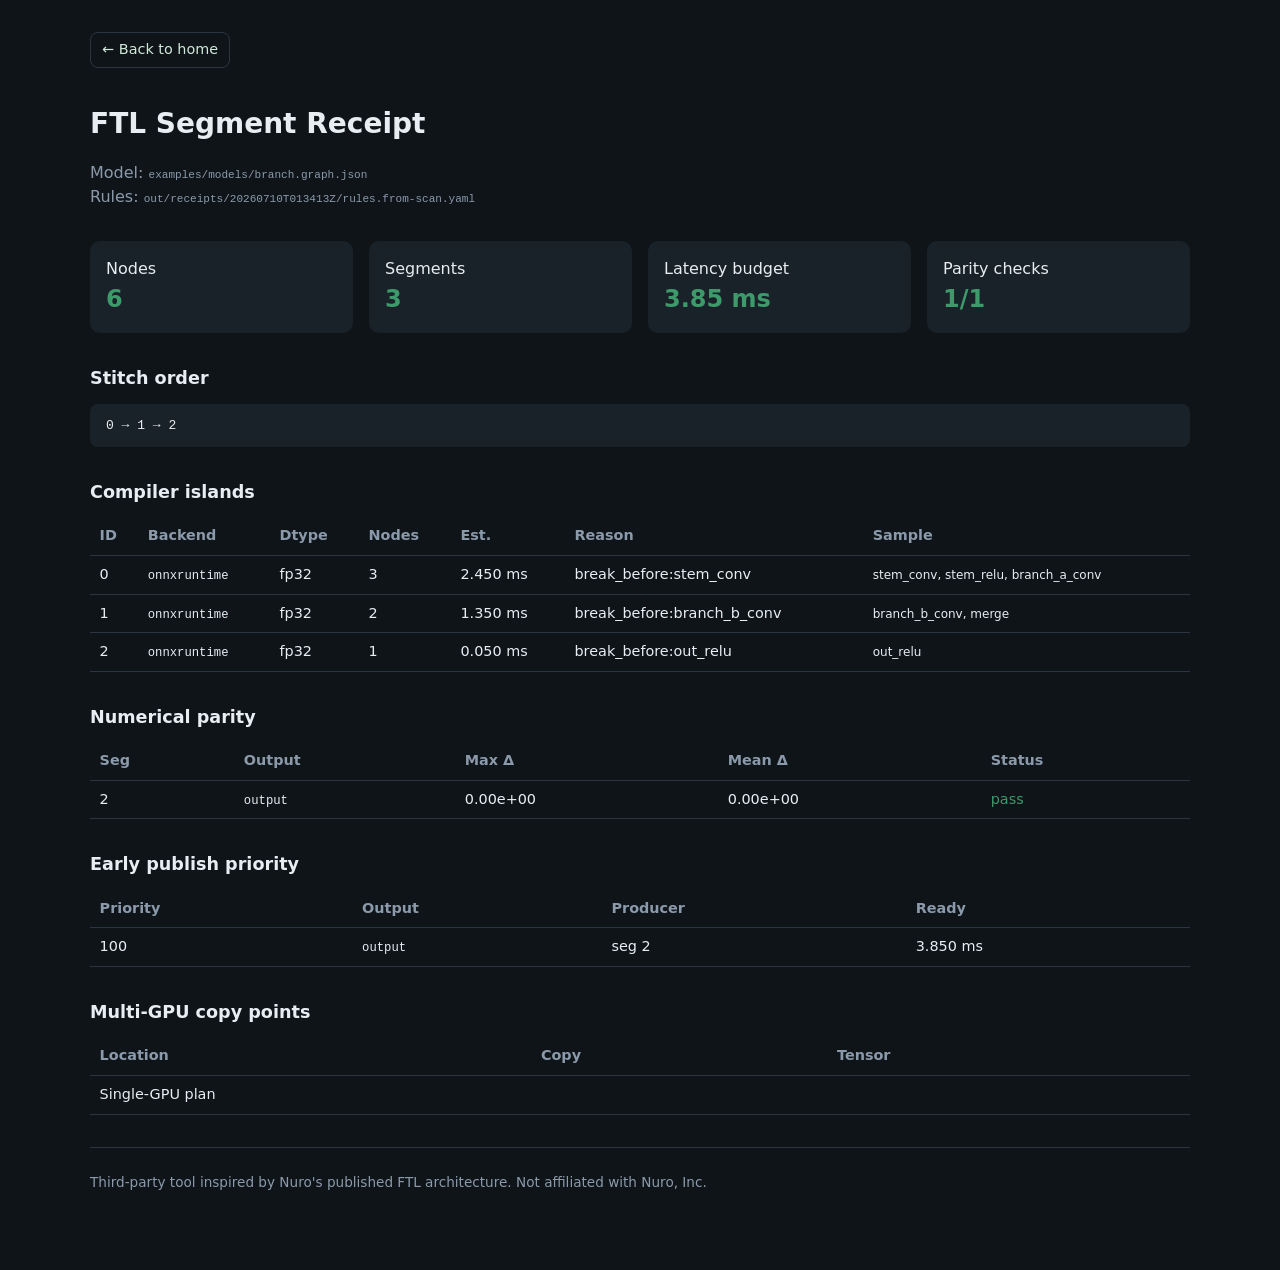
<file: site/demo/receipt.html>
<!doctype html>
<html lang="en">
<head>
  <meta charset="utf-8">
  <meta name="viewport" content="width=device-width, initial-scale=1">
  <title>Segment Receipt — branch.graph.json</title>
  <style>
    :root {
      --bg: #0f1419;
      --panel: #1a2229;
      --text: #e8edf2;
      --muted: #8b9aab;
      --accent: #3d9a6a;
      --warn: #c97b3d;
      --fail: #c94d4d;
    }
    body {
      margin: 0;
      font-family: ui-sans-serif, system-ui, sans-serif;
      background: var(--bg);
      color: var(--text);
      line-height: 1.5;
    }
    main { max-width: 1100px; margin: 0 auto; padding: 2rem 1.25rem 4rem; }
    h1 { font-size: 1.75rem; margin-bottom: 0.25rem; }
    .meta { color: var(--muted); margin-bottom: 2rem; }
    .cards { display: grid; grid-template-columns: repeat(auto-fit, minmax(160px, 1fr)); gap: 1rem; margin-bottom: 2rem; }
    .card { background: var(--panel); border-radius: 10px; padding: 1rem; }
    .card strong { display: block; font-size: 1.5rem; color: var(--accent); }
    section { margin-bottom: 2rem; }
    h2 { font-size: 1.1rem; margin-bottom: 0.75rem; }
    table { width: 100%; border-collapse: collapse; font-size: 0.9rem; }
    th, td { text-align: left; padding: 0.5rem 0.6rem; border-bottom: 1px solid #2a3540; }
    th { color: var(--muted); font-weight: 600; }
    tr.fail td { color: var(--fail); }
    tr.pass td:last-child { color: var(--accent); }
    code { font-size: 0.85em; }
    .disclaimer { color: var(--muted); font-size: 0.85rem; border-top: 1px solid #2a3540; padding-top: 1.5rem; }
    .stitch { background: var(--panel); padding: 0.75rem 1rem; border-radius: 8px; font-family: monospace; }
    .back-link { display:inline-block; margin-bottom:1rem; color:#cfe8d8; text-decoration:none; border:1px solid #2a3540; padding:0.4rem 0.7rem; border-radius:8px; font-size:0.9rem; }
    .back-link:hover { border-color: var(--accent); color:#fff; }
  </style>
</head>
<body>
  <main>
    <a class="back-link" href="../index.html">← Back to home</a>
    <h1>FTL Segment Receipt</h1>
    <p class="meta">Model: <code>examples/models/branch.graph.json</code><br>
    Rules: <code>out/receipts/20260710T013413Z/rules.from-scan.yaml</code></p>

    <div class="cards">
      <div class="card"><span>Nodes</span><strong>6</strong></div>
      <div class="card"><span>Segments</span><strong>3</strong></div>
      <div class="card"><span>Latency budget</span><strong>3.85 ms</strong></div>
      <div class="card"><span>Parity checks</span><strong>1/1</strong></div>
    </div>

    <section>
      <h2>Stitch order</h2>
      <div class="stitch">0 → 1 → 2</div>
    </section>

    <section>
      <h2>Compiler islands</h2>
      <table>
        <thead><tr><th>ID</th><th>Backend</th><th>Dtype</th><th>Nodes</th><th>Est.</th><th>Reason</th><th>Sample</th></tr></thead>
        <tbody>
        <tr>
          <td>0</td>
          <td><code>onnxruntime</code></td>
          <td>fp32</td>
          <td>3</td>
          <td>2.450 ms</td>
          <td>break_before:stem_conv</td>
          <td><small>stem_conv, stem_relu, branch_a_conv</small></td>
        </tr>
        <tr>
          <td>1</td>
          <td><code>onnxruntime</code></td>
          <td>fp32</td>
          <td>2</td>
          <td>1.350 ms</td>
          <td>break_before:branch_b_conv</td>
          <td><small>branch_b_conv, merge</small></td>
        </tr>
        <tr>
          <td>2</td>
          <td><code>onnxruntime</code></td>
          <td>fp32</td>
          <td>1</td>
          <td>0.050 ms</td>
          <td>break_before:out_relu</td>
          <td><small>out_relu</small></td>
        </tr></tbody>
      </table>
    </section>

    <section>
      <h2>Numerical parity</h2>
      <table>
        <thead><tr><th>Seg</th><th>Output</th><th>Max Δ</th><th>Mean Δ</th><th>Status</th></tr></thead>
        <tbody>
        <tr class="pass">
          <td>2</td>
          <td><code>output</code></td>
          <td>0.00e+00</td>
          <td>0.00e+00</td>
          <td>pass</td>
        </tr></tbody>
      </table>
    </section>

    <section>
      <h2>Early publish priority</h2>
      <table>
        <thead><tr><th>Priority</th><th>Output</th><th>Producer</th><th>Ready</th></tr></thead>
        <tbody>
        <tr>
          <td>100</td>
          <td><code>output</code></td>
          <td>seg 2</td>
          <td>3.850 ms</td>
        </tr></tbody>
      </table>
    </section>

    <section>
      <h2>Multi-GPU copy points</h2>
      <table>
        <thead><tr><th>Location</th><th>Copy</th><th>Tensor</th></tr></thead>
        <tbody><tr><td colspan="3">Single-GPU plan</td></tr></tbody>
      </table>
    </section>

    <p class="disclaimer">Third-party tool inspired by Nuro&#x27;s published FTL architecture. Not affiliated with Nuro, Inc.</p>
  </main>
</body>
</html>
</file>
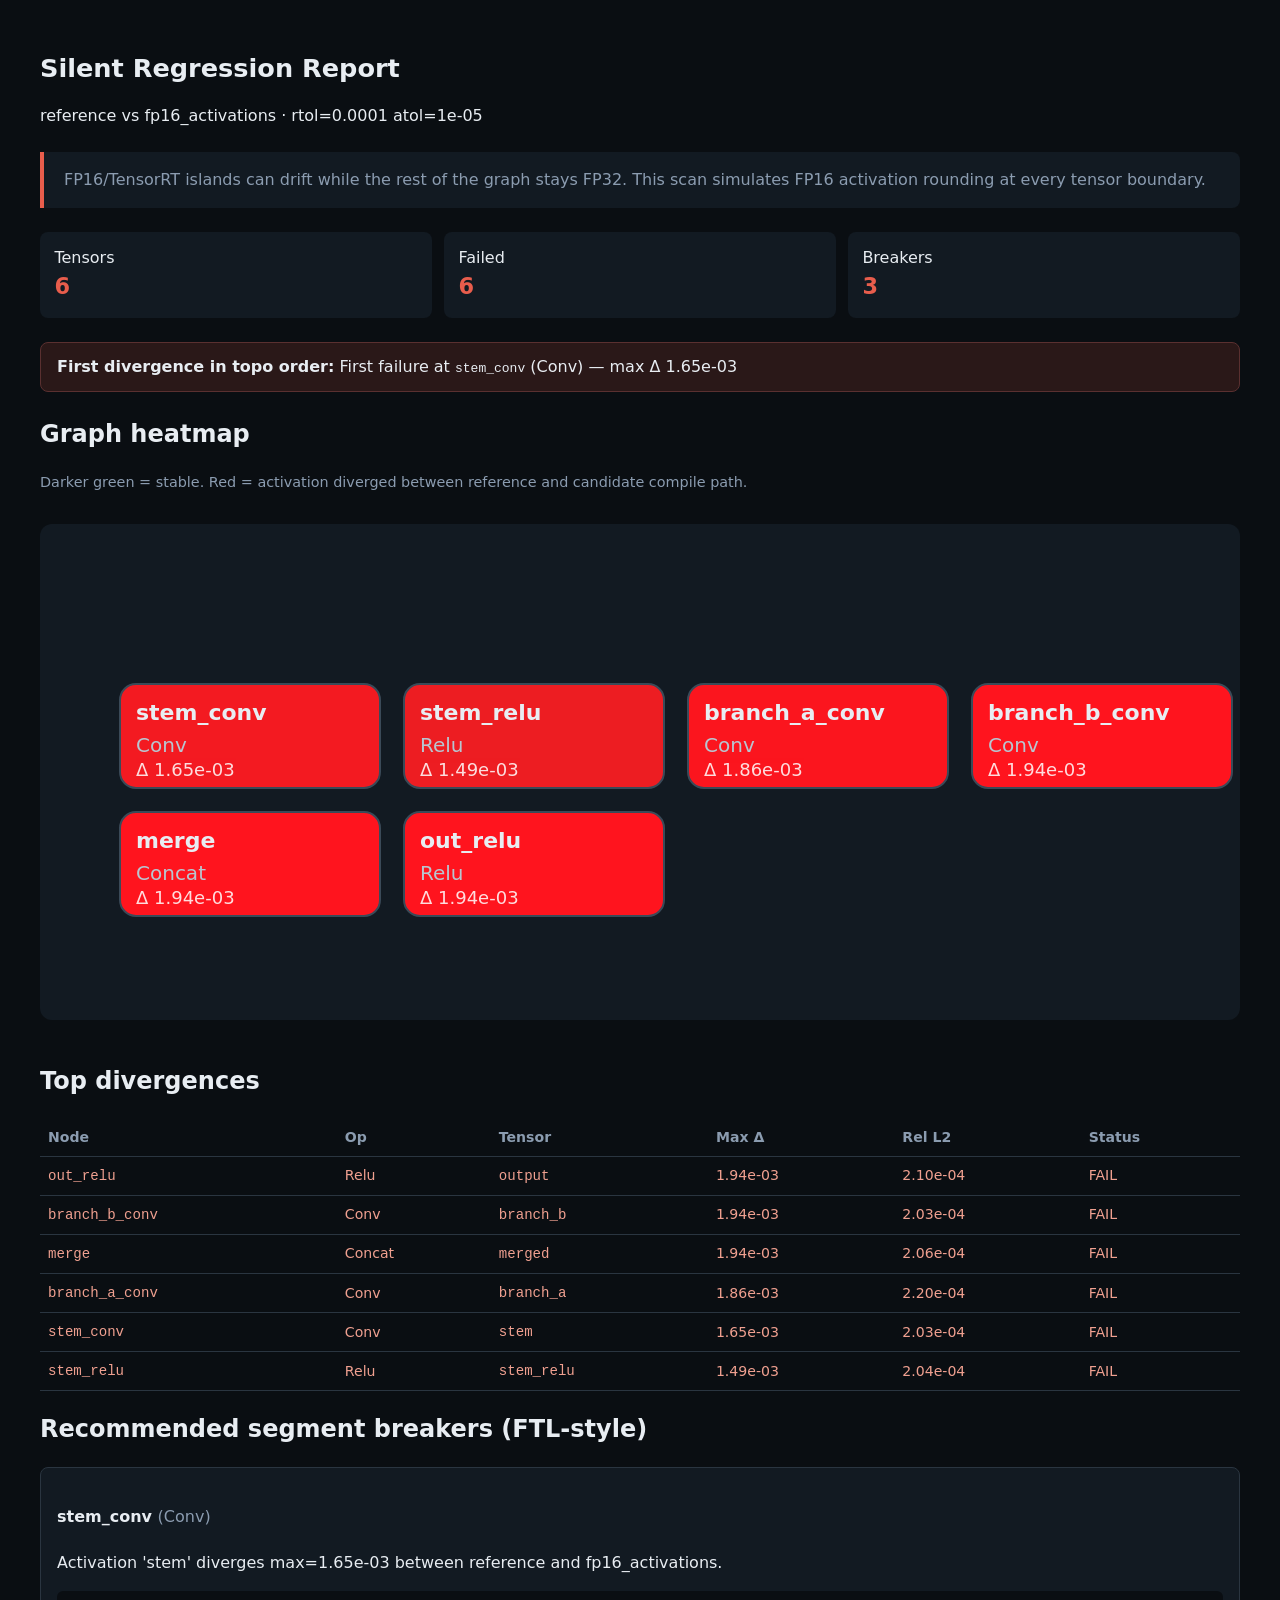
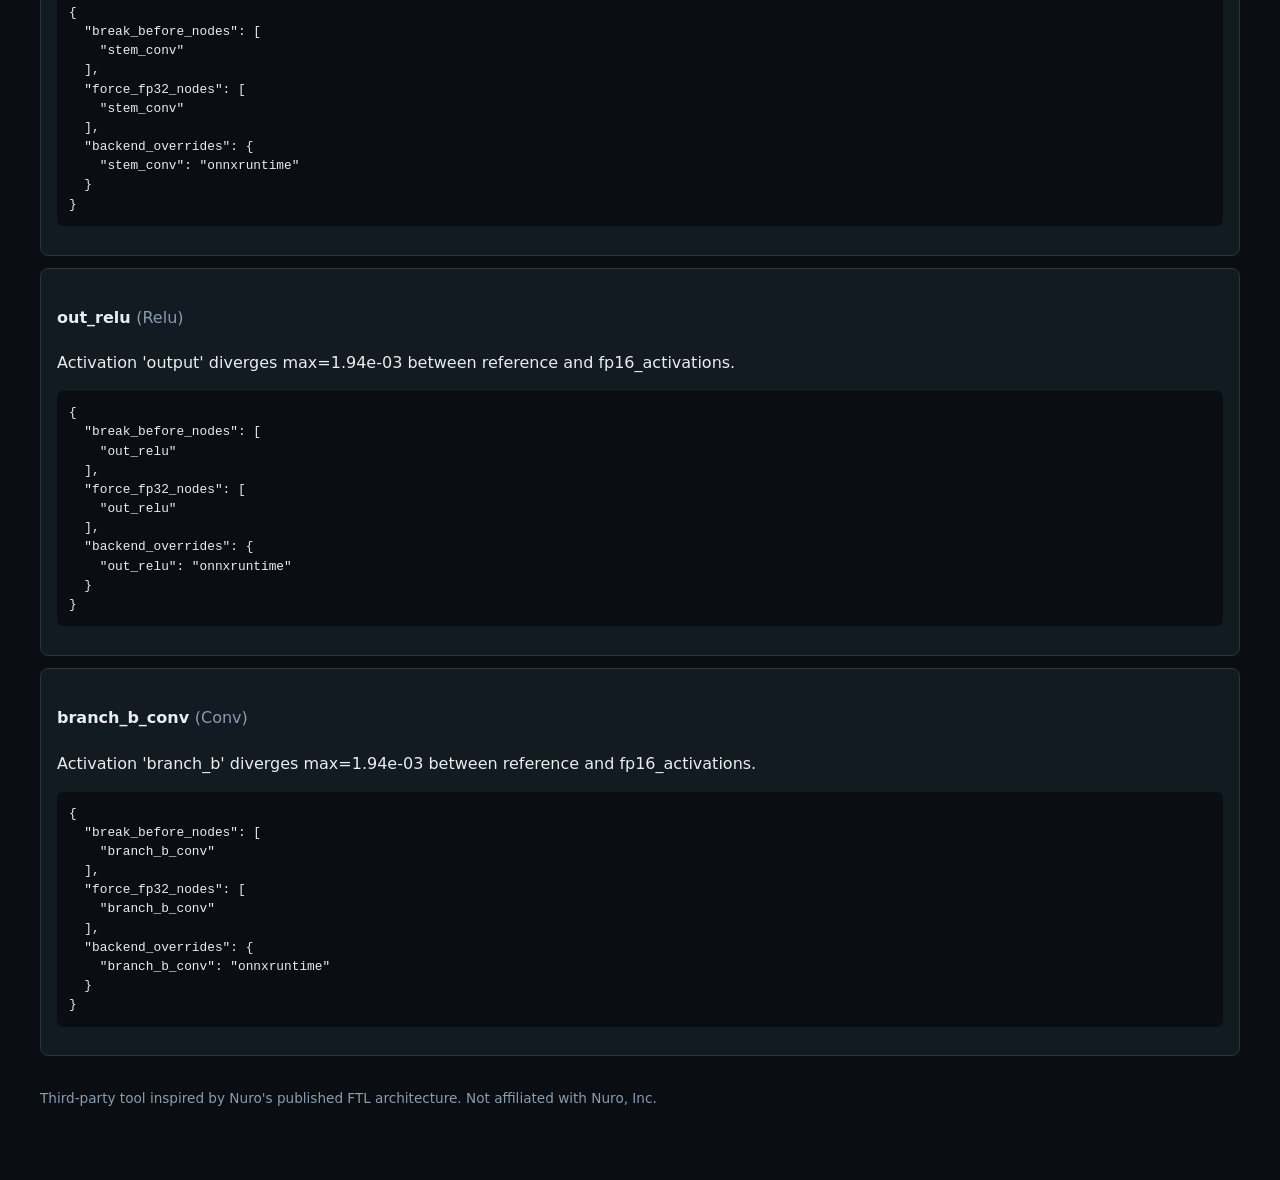
<file: site/demo/regression_report.html>
<!doctype html>
<html lang="en">
<head>
  <meta charset="utf-8">
  <meta name="viewport" content="width=device-width, initial-scale=1">
  <title>Regression Report — branch.onnx</title>
  <style>
    :root { --bg:#0a0e12; --panel:#121a22; --text:#e8edf2; --muted:#8b9cb0; --accent:#e85d4c; --ok:#3d9a6a; }
    body { margin:0; font-family:system-ui,sans-serif; background:var(--bg); color:var(--text); line-height:1.5; }
    main { max-width:1200px; margin:0 auto; padding:2rem 1.25rem 4rem; }
    h1 { font-size:1.6rem; margin-bottom:0.25rem; }
    .problem { background:var(--panel); border-left:4px solid var(--accent); padding:1rem 1.25rem; margin:1.5rem 0; border-radius:0 8px 8px 0; color:var(--muted); }
    .stats { display:grid; grid-template-columns:repeat(auto-fit,minmax(140px,1fr)); gap:0.75rem; margin:1.5rem 0; }
    .stat { background:var(--panel); padding:0.9rem; border-radius:8px; }
    .stat strong { display:block; font-size:1.4rem; color:var(--accent); }
    .first-fail { background:#2a1818; border:1px solid #5a3030; padding:0.75rem 1rem; border-radius:8px; margin-bottom:1.5rem; }
    svg { width:100%; background:var(--panel); border-radius:12px; margin:1rem 0; }
    table { width:100%; border-collapse:collapse; font-size:0.88rem; }
    th,td { text-align:left; padding:0.5rem; border-bottom:1px solid #2a3540; }
    th { color:var(--muted); }
    tr.FAIL td { color:#f0a090; }
    tr.ok td:last-child { color:var(--ok); }
    .breaker-card { background:var(--panel); border-radius:8px; padding:1rem; margin-bottom:0.75rem; border:1px solid #2a3540; }
    .breaker-card h4 span { color:var(--muted); font-weight:400; }
    pre { background:#0a0e12; padding:0.75rem; border-radius:6px; overflow-x:auto; font-size:0.8rem; }
    .disclaimer { color:var(--muted); font-size:0.85rem; margin-top:2rem; }
  </style>
</head>
<body>
  <main>
    <h1>Silent Regression Report</h1>
    <p class="meta">reference vs fp16_activations · rtol=0.0001 atol=1e-05</p>
    <div class="problem">FP16/TensorRT islands can drift while the rest of the graph stays FP32. This scan simulates FP16 activation rounding at every tensor boundary.</div>
    <div class="stats">
      <div class="stat"><span>Tensors</span><strong>6</strong></div>
      <div class="stat"><span>Failed</span><strong>6</strong></div>
      <div class="stat"><span>Breakers</span><strong>3</strong></div>
    </div>
    <div class="first-fail"><strong>First divergence in topo order:</strong> First failure at <code>stem_conv</code> (Conv) — max Δ 1.65e-03</div>
    <h2>Graph heatmap</h2>
    <p style="color:var(--muted);font-size:0.9rem">Darker green = stable. Red = activation diverged between reference and candidate compile path.</p>
    <svg viewBox="0 0 600 248" role="img" aria-label="Graph divergence heatmap">
        <g class="graph-node" data-node="stem_conv">
          <rect x="40" y="80" width="130" height="52" rx="8" fill="rgb(243,26,33)" stroke="#3a4a58" stroke-width="1"/>
          <text x="48" y="98" fill="#e8edf2" font-size="11" font-weight="600">stem_conv</text>
          <text x="48" y="114" fill="#b8c5d0" font-size="10">Conv</text>
          <text x="48" y="126" fill="#fff" font-size="9" opacity="0.85">Δ 1.65e-03</text>
        </g>
        <g class="graph-node" data-node="stem_relu">
          <rect x="182" y="80" width="130" height="52" rx="8" fill="rgb(237,29,34)" stroke="#3a4a58" stroke-width="1"/>
          <text x="190" y="98" fill="#e8edf2" font-size="11" font-weight="600">stem_relu</text>
          <text x="190" y="114" fill="#b8c5d0" font-size="10">Relu</text>
          <text x="190" y="126" fill="#fff" font-size="9" opacity="0.85">Δ 1.49e-03</text>
        </g>
        <g class="graph-node" data-node="branch_a_conv">
          <rect x="324" y="80" width="130" height="52" rx="8" fill="rgb(251,21,30)" stroke="#3a4a58" stroke-width="1"/>
          <text x="332" y="98" fill="#e8edf2" font-size="11" font-weight="600">branch_a_conv</text>
          <text x="332" y="114" fill="#b8c5d0" font-size="10">Conv</text>
          <text x="332" y="126" fill="#fff" font-size="9" opacity="0.85">Δ 1.86e-03</text>
        </g>
        <g class="graph-node" data-node="branch_b_conv">
          <rect x="466" y="80" width="130" height="52" rx="8" fill="rgb(255,20,30)" stroke="#3a4a58" stroke-width="1"/>
          <text x="474" y="98" fill="#e8edf2" font-size="11" font-weight="600">branch_b_conv</text>
          <text x="474" y="114" fill="#b8c5d0" font-size="10">Conv</text>
          <text x="474" y="126" fill="#fff" font-size="9" opacity="0.85">Δ 1.94e-03</text>
        </g>
        <g class="graph-node" data-node="merge">
          <rect x="40" y="144" width="130" height="52" rx="8" fill="rgb(255,20,30)" stroke="#3a4a58" stroke-width="1"/>
          <text x="48" y="162" fill="#e8edf2" font-size="11" font-weight="600">merge</text>
          <text x="48" y="178" fill="#b8c5d0" font-size="10">Concat</text>
          <text x="48" y="190" fill="#fff" font-size="9" opacity="0.85">Δ 1.94e-03</text>
        </g>
        <g class="graph-node" data-node="out_relu">
          <rect x="182" y="144" width="130" height="52" rx="8" fill="rgb(255,20,30)" stroke="#3a4a58" stroke-width="1"/>
          <text x="190" y="162" fill="#e8edf2" font-size="11" font-weight="600">out_relu</text>
          <text x="190" y="178" fill="#b8c5d0" font-size="10">Relu</text>
          <text x="190" y="190" fill="#fff" font-size="9" opacity="0.85">Δ 1.94e-03</text>
        </g></svg>
    <h2>Top divergences</h2>
    <table>
      <thead><tr><th>Node</th><th>Op</th><th>Tensor</th><th>Max Δ</th><th>Rel L2</th><th>Status</th></tr></thead>
      <tbody>
        <tr class="FAIL">
          <td><code>out_relu</code></td>
          <td>Relu</td>
          <td><code>output</code></td>
          <td>1.94e-03</td>
          <td>2.10e-04</td>
          <td>FAIL</td>
        </tr>
        <tr class="FAIL">
          <td><code>branch_b_conv</code></td>
          <td>Conv</td>
          <td><code>branch_b</code></td>
          <td>1.94e-03</td>
          <td>2.03e-04</td>
          <td>FAIL</td>
        </tr>
        <tr class="FAIL">
          <td><code>merge</code></td>
          <td>Concat</td>
          <td><code>merged</code></td>
          <td>1.94e-03</td>
          <td>2.06e-04</td>
          <td>FAIL</td>
        </tr>
        <tr class="FAIL">
          <td><code>branch_a_conv</code></td>
          <td>Conv</td>
          <td><code>branch_a</code></td>
          <td>1.86e-03</td>
          <td>2.20e-04</td>
          <td>FAIL</td>
        </tr>
        <tr class="FAIL">
          <td><code>stem_conv</code></td>
          <td>Conv</td>
          <td><code>stem</code></td>
          <td>1.65e-03</td>
          <td>2.03e-04</td>
          <td>FAIL</td>
        </tr>
        <tr class="FAIL">
          <td><code>stem_relu</code></td>
          <td>Relu</td>
          <td><code>stem_relu</code></td>
          <td>1.49e-03</td>
          <td>2.04e-04</td>
          <td>FAIL</td>
        </tr></tbody>
    </table>
    <h2>Recommended segment breakers (FTL-style)</h2>
    
        <div class="breaker-card">
          <h4>stem_conv <span>(Conv)</span></h4>
          <p>Activation &#x27;stem&#x27; diverges max=1.65e-03 between reference and fp16_activations.</p>
          <pre>{
  &quot;break_before_nodes&quot;: [
    &quot;stem_conv&quot;
  ],
  &quot;force_fp32_nodes&quot;: [
    &quot;stem_conv&quot;
  ],
  &quot;backend_overrides&quot;: {
    &quot;stem_conv&quot;: &quot;onnxruntime&quot;
  }
}</pre>
        </div>
        <div class="breaker-card">
          <h4>out_relu <span>(Relu)</span></h4>
          <p>Activation &#x27;output&#x27; diverges max=1.94e-03 between reference and fp16_activations.</p>
          <pre>{
  &quot;break_before_nodes&quot;: [
    &quot;out_relu&quot;
  ],
  &quot;force_fp32_nodes&quot;: [
    &quot;out_relu&quot;
  ],
  &quot;backend_overrides&quot;: {
    &quot;out_relu&quot;: &quot;onnxruntime&quot;
  }
}</pre>
        </div>
        <div class="breaker-card">
          <h4>branch_b_conv <span>(Conv)</span></h4>
          <p>Activation &#x27;branch_b&#x27; diverges max=1.94e-03 between reference and fp16_activations.</p>
          <pre>{
  &quot;break_before_nodes&quot;: [
    &quot;branch_b_conv&quot;
  ],
  &quot;force_fp32_nodes&quot;: [
    &quot;branch_b_conv&quot;
  ],
  &quot;backend_overrides&quot;: {
    &quot;branch_b_conv&quot;: &quot;onnxruntime&quot;
  }
}</pre>
        </div>
    <p class="disclaimer">Third-party tool inspired by Nuro's published FTL architecture. Not affiliated with Nuro, Inc.</p>
  </main>
</body>
</html>
</file>
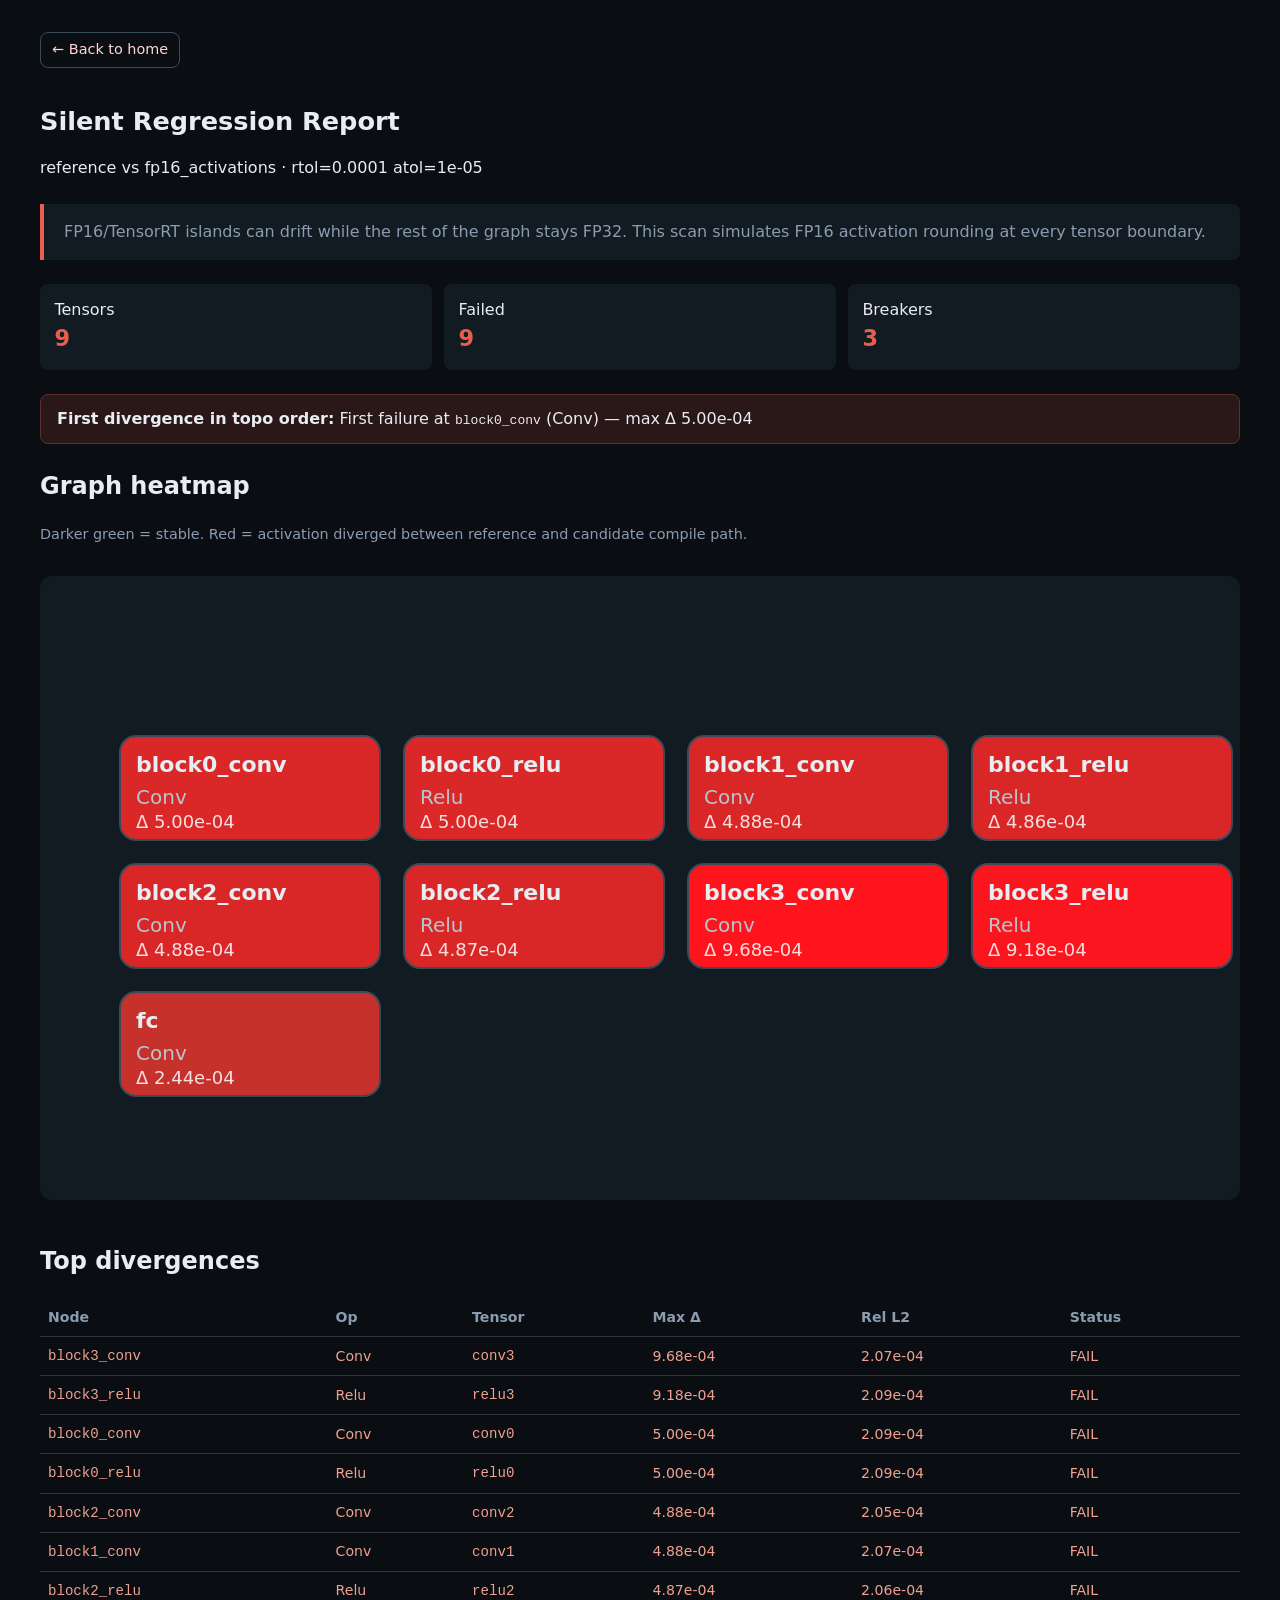
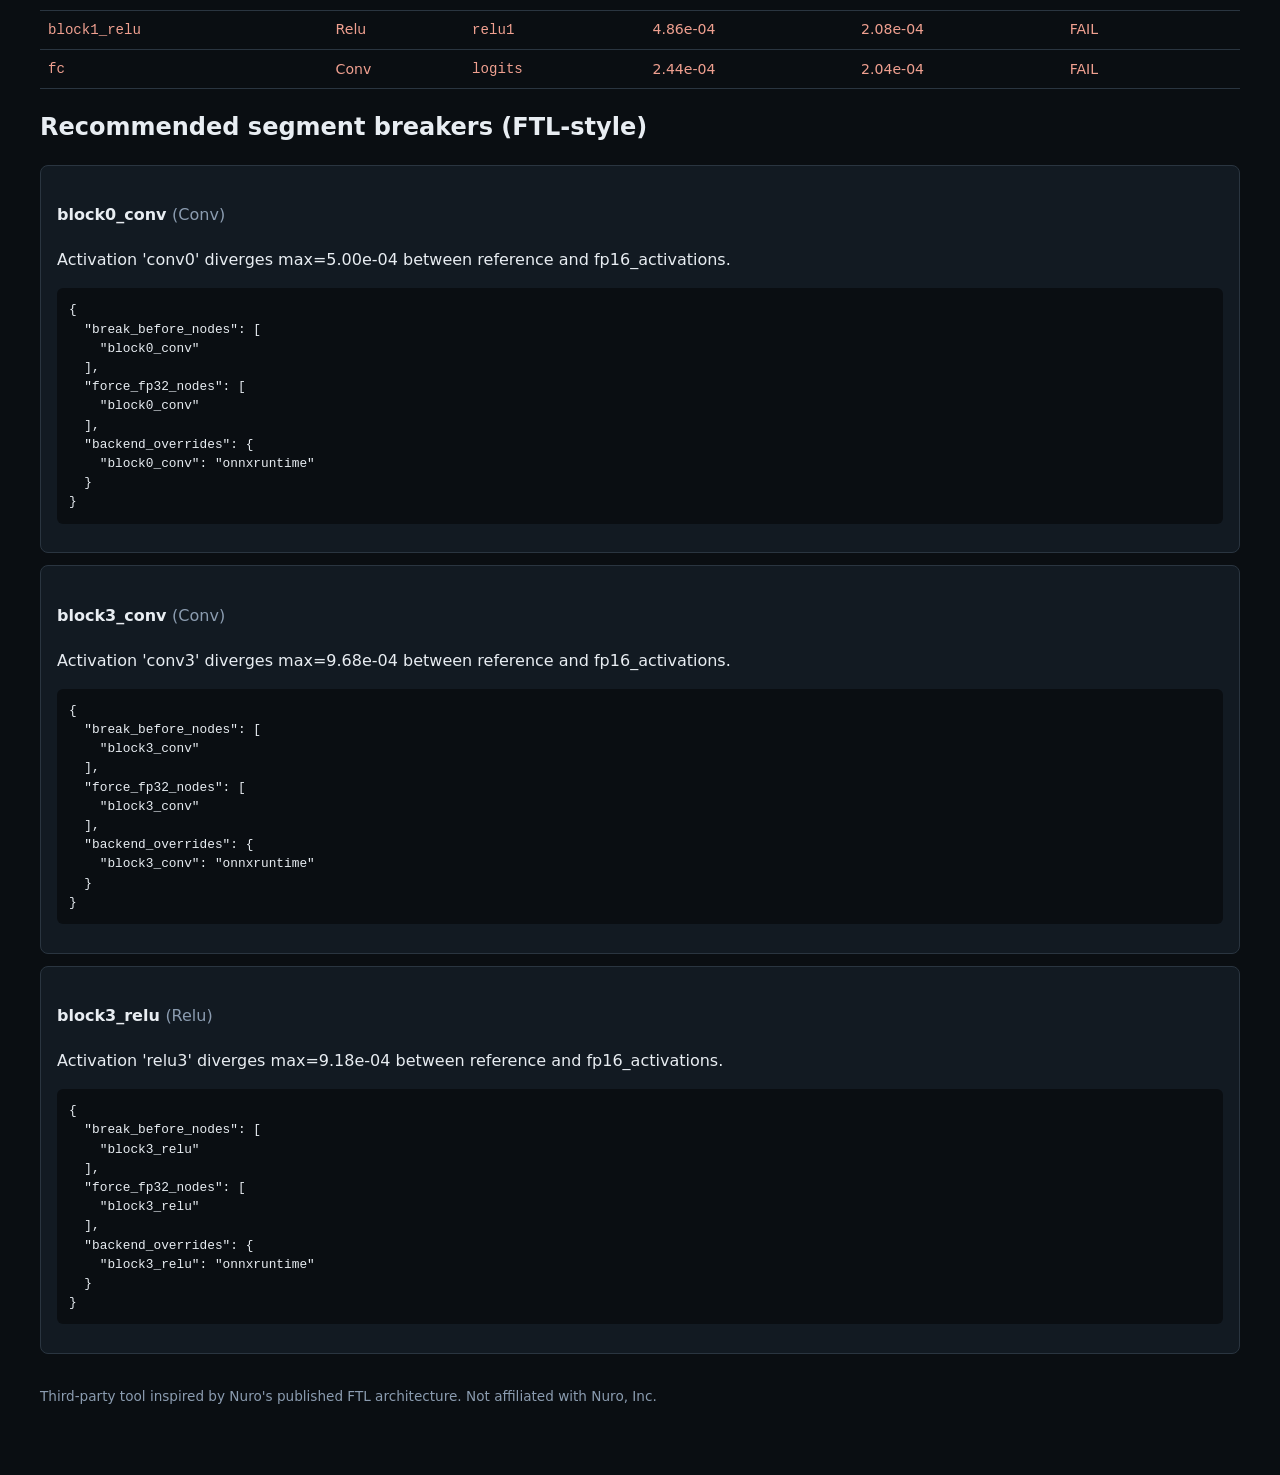
<file: site/demo/resnet18_mini_regression_report.html>
<!doctype html>
<html lang="en">
<head>
  <meta charset="utf-8">
  <meta name="viewport" content="width=device-width, initial-scale=1">
  <title>Regression Report — resnet18-mini.onnx</title>
  <style>
    :root { --bg:#0a0e12; --panel:#121a22; --text:#e8edf2; --muted:#8b9cb0; --accent:#e85d4c; --ok:#3d9a6a; }
    body { margin:0; font-family:system-ui,sans-serif; background:var(--bg); color:var(--text); line-height:1.5; }
    main { max-width:1200px; margin:0 auto; padding:2rem 1.25rem 4rem; }
    h1 { font-size:1.6rem; margin-bottom:0.25rem; }
    .problem { background:var(--panel); border-left:4px solid var(--accent); padding:1rem 1.25rem; margin:1.5rem 0; border-radius:0 8px 8px 0; color:var(--muted); }
    .stats { display:grid; grid-template-columns:repeat(auto-fit,minmax(140px,1fr)); gap:0.75rem; margin:1.5rem 0; }
    .stat { background:var(--panel); padding:0.9rem; border-radius:8px; }
    .stat strong { display:block; font-size:1.4rem; color:var(--accent); }
    .first-fail { background:#2a1818; border:1px solid #5a3030; padding:0.75rem 1rem; border-radius:8px; margin-bottom:1.5rem; }
    svg { width:100%; background:var(--panel); border-radius:12px; margin:1rem 0; }
    table { width:100%; border-collapse:collapse; font-size:0.88rem; }
    th,td { text-align:left; padding:0.5rem; border-bottom:1px solid #2a3540; }
    th { color:var(--muted); }
    tr.FAIL td { color:#f0a090; }
    tr.ok td:last-child { color:var(--ok); }
    .breaker-card { background:var(--panel); border-radius:8px; padding:1rem; margin-bottom:0.75rem; border:1px solid #2a3540; }
    .breaker-card h4 span { color:var(--muted); font-weight:400; }
    pre { background:#0a0e12; padding:0.75rem; border-radius:6px; overflow-x:auto; font-size:0.8rem; }
    .disclaimer { color:var(--muted); font-size:0.85rem; margin-top:2rem; }
    .back-link { display:inline-block; margin-bottom:1rem; color:#ffd7d2; text-decoration:none; border:1px solid #3a4a58; padding:0.4rem 0.7rem; border-radius:8px; font-size:0.9rem; }
    .back-link:hover { border-color:#e85d4c; color:#fff; }
  </style>
</head>
<body>
  <main>
    <a class="back-link" href="../index.html">← Back to home</a>
    <h1>Silent Regression Report</h1>
    <p class="meta">reference vs fp16_activations · rtol=0.0001 atol=1e-05</p>
    <div class="problem">FP16/TensorRT islands can drift while the rest of the graph stays FP32. This scan simulates FP16 activation rounding at every tensor boundary.</div>
    <div class="stats">
      <div class="stat"><span>Tensors</span><strong>9</strong></div>
      <div class="stat"><span>Failed</span><strong>9</strong></div>
      <div class="stat"><span>Breakers</span><strong>3</strong></div>
    </div>
    <div class="first-fail"><strong>First divergence in topo order:</strong> First failure at <code>block0_conv</code> (Conv) — max Δ 5.00e-04</div>
    <h2>Graph heatmap</h2>
    <p style="color:var(--muted);font-size:0.9rem">Darker green = stable. Red = activation diverged between reference and candidate compile path.</p>
    <svg viewBox="0 0 600 312" role="img" aria-label="Graph divergence heatmap">
        <g class="graph-node" data-node="block0_conv">
          <rect x="40" y="80" width="130" height="52" rx="8" fill="rgb(218,39,39)" stroke="#3a4a58" stroke-width="1"/>
          <text x="48" y="98" fill="#e8edf2" font-size="11" font-weight="600">block0_conv</text>
          <text x="48" y="114" fill="#b8c5d0" font-size="10">Conv</text>
          <text x="48" y="126" fill="#fff" font-size="9" opacity="0.85">Δ 5.00e-04</text>
        </g>
        <g class="graph-node" data-node="block0_relu">
          <rect x="182" y="80" width="130" height="52" rx="8" fill="rgb(218,39,39)" stroke="#3a4a58" stroke-width="1"/>
          <text x="190" y="98" fill="#e8edf2" font-size="11" font-weight="600">block0_relu</text>
          <text x="190" y="114" fill="#b8c5d0" font-size="10">Relu</text>
          <text x="190" y="126" fill="#fff" font-size="9" opacity="0.85">Δ 5.00e-04</text>
        </g>
        <g class="graph-node" data-node="block1_conv">
          <rect x="324" y="80" width="130" height="52" rx="8" fill="rgb(217,39,39)" stroke="#3a4a58" stroke-width="1"/>
          <text x="332" y="98" fill="#e8edf2" font-size="11" font-weight="600">block1_conv</text>
          <text x="332" y="114" fill="#b8c5d0" font-size="10">Conv</text>
          <text x="332" y="126" fill="#fff" font-size="9" opacity="0.85">Δ 4.88e-04</text>
        </g>
        <g class="graph-node" data-node="block1_relu">
          <rect x="466" y="80" width="130" height="52" rx="8" fill="rgb(217,39,39)" stroke="#3a4a58" stroke-width="1"/>
          <text x="474" y="98" fill="#e8edf2" font-size="11" font-weight="600">block1_relu</text>
          <text x="474" y="114" fill="#b8c5d0" font-size="10">Relu</text>
          <text x="474" y="126" fill="#fff" font-size="9" opacity="0.85">Δ 4.86e-04</text>
        </g>
        <g class="graph-node" data-node="block2_conv">
          <rect x="40" y="144" width="130" height="52" rx="8" fill="rgb(217,39,39)" stroke="#3a4a58" stroke-width="1"/>
          <text x="48" y="162" fill="#e8edf2" font-size="11" font-weight="600">block2_conv</text>
          <text x="48" y="178" fill="#b8c5d0" font-size="10">Conv</text>
          <text x="48" y="190" fill="#fff" font-size="9" opacity="0.85">Δ 4.88e-04</text>
        </g>
        <g class="graph-node" data-node="block2_relu">
          <rect x="182" y="144" width="130" height="52" rx="8" fill="rgb(217,39,39)" stroke="#3a4a58" stroke-width="1"/>
          <text x="190" y="162" fill="#e8edf2" font-size="11" font-weight="600">block2_relu</text>
          <text x="190" y="178" fill="#b8c5d0" font-size="10">Relu</text>
          <text x="190" y="190" fill="#fff" font-size="9" opacity="0.85">Δ 4.87e-04</text>
        </g>
        <g class="graph-node" data-node="block3_conv">
          <rect x="324" y="144" width="130" height="52" rx="8" fill="rgb(255,20,30)" stroke="#3a4a58" stroke-width="1"/>
          <text x="332" y="162" fill="#e8edf2" font-size="11" font-weight="600">block3_conv</text>
          <text x="332" y="178" fill="#b8c5d0" font-size="10">Conv</text>
          <text x="332" y="190" fill="#fff" font-size="9" opacity="0.85">Δ 9.68e-04</text>
        </g>
        <g class="graph-node" data-node="block3_relu">
          <rect x="466" y="144" width="130" height="52" rx="8" fill="rgb(251,22,31)" stroke="#3a4a58" stroke-width="1"/>
          <text x="474" y="162" fill="#e8edf2" font-size="11" font-weight="600">block3_relu</text>
          <text x="474" y="178" fill="#b8c5d0" font-size="10">Relu</text>
          <text x="474" y="190" fill="#fff" font-size="9" opacity="0.85">Δ 9.18e-04</text>
        </g>
        <g class="graph-node" data-node="fc">
          <rect x="40" y="208" width="130" height="52" rx="8" fill="rgb(198,49,44)" stroke="#3a4a58" stroke-width="1"/>
          <text x="48" y="226" fill="#e8edf2" font-size="11" font-weight="600">fc</text>
          <text x="48" y="242" fill="#b8c5d0" font-size="10">Conv</text>
          <text x="48" y="254" fill="#fff" font-size="9" opacity="0.85">Δ 2.44e-04</text>
        </g></svg>
    <h2>Top divergences</h2>
    <table>
      <thead><tr><th>Node</th><th>Op</th><th>Tensor</th><th>Max Δ</th><th>Rel L2</th><th>Status</th></tr></thead>
      <tbody>
        <tr class="FAIL">
          <td><code>block3_conv</code></td>
          <td>Conv</td>
          <td><code>conv3</code></td>
          <td>9.68e-04</td>
          <td>2.07e-04</td>
          <td>FAIL</td>
        </tr>
        <tr class="FAIL">
          <td><code>block3_relu</code></td>
          <td>Relu</td>
          <td><code>relu3</code></td>
          <td>9.18e-04</td>
          <td>2.09e-04</td>
          <td>FAIL</td>
        </tr>
        <tr class="FAIL">
          <td><code>block0_conv</code></td>
          <td>Conv</td>
          <td><code>conv0</code></td>
          <td>5.00e-04</td>
          <td>2.09e-04</td>
          <td>FAIL</td>
        </tr>
        <tr class="FAIL">
          <td><code>block0_relu</code></td>
          <td>Relu</td>
          <td><code>relu0</code></td>
          <td>5.00e-04</td>
          <td>2.09e-04</td>
          <td>FAIL</td>
        </tr>
        <tr class="FAIL">
          <td><code>block2_conv</code></td>
          <td>Conv</td>
          <td><code>conv2</code></td>
          <td>4.88e-04</td>
          <td>2.05e-04</td>
          <td>FAIL</td>
        </tr>
        <tr class="FAIL">
          <td><code>block1_conv</code></td>
          <td>Conv</td>
          <td><code>conv1</code></td>
          <td>4.88e-04</td>
          <td>2.07e-04</td>
          <td>FAIL</td>
        </tr>
        <tr class="FAIL">
          <td><code>block2_relu</code></td>
          <td>Relu</td>
          <td><code>relu2</code></td>
          <td>4.87e-04</td>
          <td>2.06e-04</td>
          <td>FAIL</td>
        </tr>
        <tr class="FAIL">
          <td><code>block1_relu</code></td>
          <td>Relu</td>
          <td><code>relu1</code></td>
          <td>4.86e-04</td>
          <td>2.08e-04</td>
          <td>FAIL</td>
        </tr>
        <tr class="FAIL">
          <td><code>fc</code></td>
          <td>Conv</td>
          <td><code>logits</code></td>
          <td>2.44e-04</td>
          <td>2.04e-04</td>
          <td>FAIL</td>
        </tr></tbody>
    </table>
    <h2>Recommended segment breakers (FTL-style)</h2>
    
        <div class="breaker-card">
          <h4>block0_conv <span>(Conv)</span></h4>
          <p>Activation &#x27;conv0&#x27; diverges max=5.00e-04 between reference and fp16_activations.</p>
          <pre>{
  &quot;break_before_nodes&quot;: [
    &quot;block0_conv&quot;
  ],
  &quot;force_fp32_nodes&quot;: [
    &quot;block0_conv&quot;
  ],
  &quot;backend_overrides&quot;: {
    &quot;block0_conv&quot;: &quot;onnxruntime&quot;
  }
}</pre>
        </div>
        <div class="breaker-card">
          <h4>block3_conv <span>(Conv)</span></h4>
          <p>Activation &#x27;conv3&#x27; diverges max=9.68e-04 between reference and fp16_activations.</p>
          <pre>{
  &quot;break_before_nodes&quot;: [
    &quot;block3_conv&quot;
  ],
  &quot;force_fp32_nodes&quot;: [
    &quot;block3_conv&quot;
  ],
  &quot;backend_overrides&quot;: {
    &quot;block3_conv&quot;: &quot;onnxruntime&quot;
  }
}</pre>
        </div>
        <div class="breaker-card">
          <h4>block3_relu <span>(Relu)</span></h4>
          <p>Activation &#x27;relu3&#x27; diverges max=9.18e-04 between reference and fp16_activations.</p>
          <pre>{
  &quot;break_before_nodes&quot;: [
    &quot;block3_relu&quot;
  ],
  &quot;force_fp32_nodes&quot;: [
    &quot;block3_relu&quot;
  ],
  &quot;backend_overrides&quot;: {
    &quot;block3_relu&quot;: &quot;onnxruntime&quot;
  }
}</pre>
        </div>
    <p class="disclaimer">Third-party tool inspired by Nuro's published FTL architecture. Not affiliated with Nuro, Inc.</p>
  </main>
</body>
</html>
</file>
<file: site/styles.css>
:root {
  --bg: #fafafa;
  --surface: #ffffff;
  --text: #0f172a;
  --muted: #64748b;
  --border: #e2e8f0;
  --accent: #ea580c;
  --accent-soft: #fff7ed;
  --good: #059669;
  --good-soft: #ecfdf5;
  --bad: #dc2626;
  --bad-soft: #fef2f2;
  --shadow: 0 1px 3px rgba(15, 23, 42, 0.06), 0 12px 40px rgba(15, 23, 42, 0.06);
  --radius: 12px;
  --font: "Inter", ui-sans-serif, system-ui, sans-serif;
  --mono: ui-monospace, "SF Mono", Menlo, monospace;
}

* { box-sizing: border-box; }

html { scroll-behavior: smooth; }

body {
  margin: 0;
  font-family: var(--font);
  background: var(--bg);
  color: var(--text);
  line-height: 1.6;
  -webkit-font-smoothing: antialiased;
}

a { color: var(--accent); text-decoration: none; }
a:hover { text-decoration: underline; }

/* Header */
.header {
  display: flex;
  align-items: center;
  gap: 2rem;
  max-width: 1080px;
  margin: 0 auto;
  padding: 1rem 1.5rem;
}

.logo {
  font-weight: 700;
  font-size: 1.1rem;
  color: var(--text);
  text-decoration: none;
}

.nav {
  display: flex;
  gap: 1.5rem;
  margin-right: auto;
}

.nav a {
  color: var(--muted);
  font-size: 0.9rem;
  font-weight: 500;
  text-decoration: none;
}

.nav a:hover { color: var(--text); }

.header-actions {
  display: flex;
  gap: 0.5rem;
}

/* Buttons */
.btn {
  display: inline-flex;
  align-items: center;
  justify-content: center;
  padding: 0.5rem 1rem;
  border-radius: 8px;
  font-size: 0.875rem;
  font-weight: 600;
  text-decoration: none;
  border: none;
  cursor: pointer;
  font-family: inherit;
}

.btn-lg { padding: 0.75rem 1.35rem; font-size: 0.95rem; }

.btn-primary {
  background: var(--text);
  color: #fff;
}

.btn-primary:hover { background: #1e293b; text-decoration: none; }

.btn-secondary {
  background: var(--surface);
  color: var(--text);
  border: 1px solid var(--border);
}

.btn-secondary:hover { background: #f8fafc; text-decoration: none; }

.btn-ghost {
  background: transparent;
  color: var(--muted);
}

.btn-ghost:hover { color: var(--text); text-decoration: none; }

/* Main */
main {
  max-width: 1080px;
  margin: 0 auto;
  padding: 0 1.5rem 4rem;
}

/* Hero */
.hero {
  text-align: center;
  padding: 4rem 0 3rem;
  max-width: 720px;
  margin: 0 auto;
}

.badge {
  display: inline-block;
  font-size: 0.75rem;
  font-weight: 600;
  text-transform: uppercase;
  letter-spacing: 0.06em;
  color: var(--accent);
  background: var(--accent-soft);
  padding: 0.35rem 0.75rem;
  border-radius: 999px;
  margin-bottom: 1.25rem;
}

.hero h1 {
  font-size: clamp(2.5rem, 6vw, 3.75rem);
  font-weight: 700;
  line-height: 1.08;
  letter-spacing: -0.03em;
  margin: 0 0 1.25rem;
}

.accent { color: var(--accent); }

.hero-sub {
  font-size: 1.125rem;
  color: var(--muted);
  margin: 0 0 2rem;
  line-height: 1.65;
}

.hero-cta {
  display: flex;
  gap: 0.75rem;
  justify-content: center;
  flex-wrap: wrap;
  margin-bottom: 1rem;
}

.hero-note {
  font-size: 0.85rem;
  color: var(--muted);
  margin: 0;
}

/* Logos bar */
.logos-bar {
  text-align: center;
  padding: 1.5rem;
  border-top: 1px solid var(--border);
  border-bottom: 1px solid var(--border);
  margin-bottom: 3rem;
}

.logos-bar p {
  margin: 0;
  font-size: 0.875rem;
  color: var(--muted);
}

/* Metrics */
.metrics {
  display: grid;
  grid-template-columns: repeat(3, 1fr);
  gap: 1rem;
  margin-bottom: 4rem;
}

.metric {
  background: var(--surface);
  border: 1px solid var(--border);
  border-radius: var(--radius);
  padding: 1.5rem;
  text-align: center;
  box-shadow: var(--shadow);
}

.metric strong {
  display: block;
  font-size: 2rem;
  font-weight: 700;
  letter-spacing: -0.02em;
  margin-bottom: 0.25rem;
}

.metric span {
  font-size: 0.875rem;
  color: var(--muted);
}

/* Features */
.features {
  display: grid;
  grid-template-columns: repeat(3, 1fr);
  gap: 1.5rem;
  margin-bottom: 5rem;
}

.feature {
  padding: 0.25rem;
}

.feature-icon {
  font-size: 0.8rem;
  font-weight: 700;
  color: var(--accent);
  margin-bottom: 0.75rem;
}

.feature h3 {
  margin: 0 0 0.5rem;
  font-size: 1.1rem;
}

.feature p {
  margin: 0;
  font-size: 0.95rem;
  color: var(--muted);
  line-height: 1.55;
}

/* Demo */
.demo-section {
  display: grid;
  grid-template-columns: 1fr 1.1fr;
  gap: 3rem;
  align-items: start;
  margin-bottom: 5rem;
  padding: 2.5rem;
  background: var(--surface);
  border: 1px solid var(--border);
  border-radius: 16px;
  box-shadow: var(--shadow);
}

.demo-copy h2 {
  margin: 0 0 0.5rem;
  font-size: 1.5rem;
}

.section-sub {
  color: var(--muted);
  margin: 0 0 1.25rem;
}

.demo-bullets {
  margin: 0 0 1.5rem;
  padding-left: 1.2rem;
  color: var(--muted);
  font-size: 0.95rem;
}

.demo-bullets li { margin-bottom: 0.35rem; }

.demo-panel {
  background: #0f172a;
  color: #f8fafc;
  border-radius: var(--radius);
  padding: 1.25rem;
  min-height: 320px;
}

.demo-panel-head {
  display: flex;
  align-items: center;
  gap: 0.5rem;
  font-size: 0.8rem;
  color: #94a3b8;
  margin-bottom: 1rem;
  text-transform: uppercase;
  letter-spacing: 0.04em;
}

.status-dot {
  width: 8px;
  height: 8px;
  border-radius: 50%;
}

.status-dot.bad { background: #f87171; box-shadow: 0 0 8px #f87171; }
.status-dot.good { background: #34d399; box-shadow: 0 0 8px #34d399; }

.verdict-card {
  border-radius: 10px;
  padding: 1rem 1.1rem;
  margin-bottom: 1rem;
}

.verdict-card.blocked {
  background: rgba(220, 38, 38, 0.15);
  border: 1px solid rgba(248, 113, 113, 0.35);
}

.verdict-card.approved {
  background: rgba(5, 150, 105, 0.15);
  border: 1px solid rgba(52, 211, 153, 0.35);
}

.verdict-label {
  display: block;
  font-weight: 700;
  font-size: 0.95rem;
  letter-spacing: 0.04em;
  margin-bottom: 0.35rem;
}

.verdict-card.blocked .verdict-label { color: #fca5a5; }
.verdict-card.approved .verdict-label { color: #6ee7b7; }

.verdict-detail {
  margin: 0;
  font-size: 0.875rem;
  color: #cbd5e1;
  line-height: 1.5;
}

.demo-stats {
  display: grid;
  grid-template-columns: repeat(3, 1fr);
  gap: 0.5rem;
  margin-bottom: 1rem;
}

.mini-stat {
  background: rgba(255, 255, 255, 0.05);
  border-radius: 8px;
  padding: 0.6rem 0.7rem;
}

.mini-stat span {
  display: block;
  font-size: 0.65rem;
  color: #94a3b8;
  text-transform: uppercase;
  letter-spacing: 0.05em;
}

.mini-stat strong {
  font-size: 1.1rem;
}

.demo-layers {
  display: flex;
  flex-direction: column;
  gap: 0.35rem;
  transition: opacity 0.2s;
}

.layer-row {
  display: grid;
  grid-template-columns: 1fr auto auto;
  gap: 0.75rem;
  align-items: center;
  font-size: 0.8rem;
  padding: 0.45rem 0.6rem;
  border-radius: 6px;
  background: rgba(255, 255, 255, 0.04);
}

.layer-row.bad { border-left: 3px solid #f87171; }
.layer-row.ok { border-left: 3px solid #34d399; }

.layer-name { font-weight: 500; }
.layer-op { color: #94a3b8; font-size: 0.75rem; }
.layer-row.bad .layer-status { color: #fca5a5; font-weight: 600; }
.layer-row.ok .layer-status { color: #6ee7b7; }

.demo-foot {
  margin: 1rem 0 0;
  font-size: 0.8rem;
  color: #64748b;
}

.demo-error {
  color: #fca5a5;
  font-size: 0.9rem;
}

/* How */
.how {
  margin-bottom: 4rem;
}

.how h2 {
  text-align: center;
  margin-bottom: 2rem;
}

.how-steps {
  display: grid;
  grid-template-columns: repeat(3, 1fr);
  gap: 1.5rem;
  margin-bottom: 2rem;
}

.how-step {
  text-align: center;
  padding: 1.25rem;
}

.how-step h4 {
  margin: 0 0 0.5rem;
  font-size: 1rem;
}

.how-step p {
  margin: 0;
  font-size: 0.9rem;
  color: var(--muted);
}

.engineer-details {
  max-width: 560px;
  margin: 0 auto;
  border: 1px solid var(--border);
  border-radius: var(--radius);
  padding: 0.75rem 1rem;
  background: var(--surface);
}

.engineer-details summary {
  cursor: pointer;
  font-weight: 600;
  font-size: 0.9rem;
  color: var(--muted);
}

.engineer-details pre {
  margin: 1rem 0 0;
  overflow-x: auto;
}

.engineer-details code {
  font-family: var(--mono);
  font-size: 0.8rem;
  line-height: 1.6;
}

/* CTA */
.cta-band {
  text-align: center;
  padding: 3.5rem 2rem;
  background: var(--text);
  color: #fff;
  border-radius: 16px;
  margin-bottom: 2rem;
}

.cta-band h2 {
  margin: 0 0 0.5rem;
  font-size: 1.75rem;
}

.cta-band p {
  margin: 0 0 1.5rem;
  color: #94a3b8;
}

.cta-band .btn-primary {
  background: #fff;
  color: var(--text);
}

.cta-band .btn-secondary {
  background: transparent;
  color: #fff;
  border-color: #475569;
}

/* Footer */
.footer {
  text-align: center;
  padding: 2rem 1.5rem;
  border-top: 1px solid var(--border);
  color: var(--muted);
  font-size: 0.85rem;
}

.footer p { margin: 0; }

/* Responsive */
@media (max-width: 800px) {
  .nav { display: none; }
  .metrics,
  .features,
  .demo-section,
  .how-steps { grid-template-columns: 1fr; }
  .hero { padding-top: 2rem; }
  .demo-section { padding: 1.5rem; }
}
</file>
